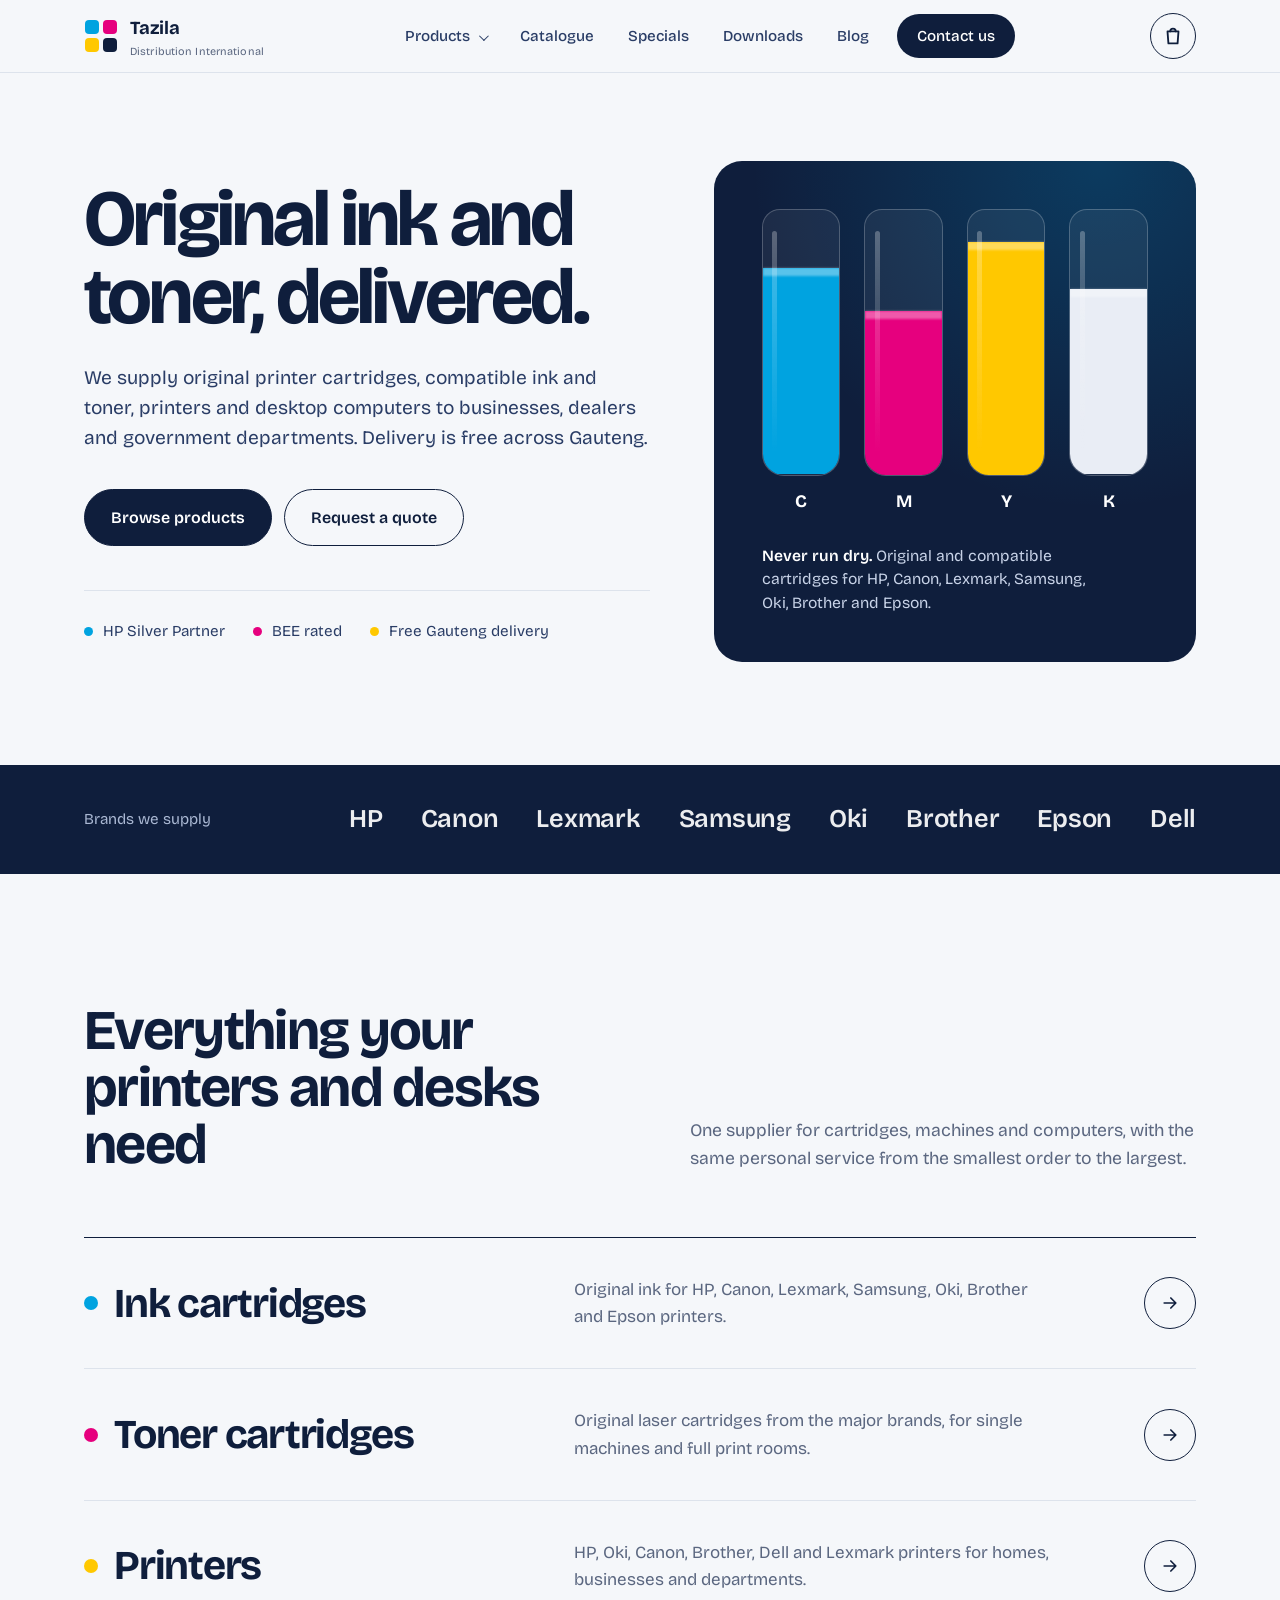
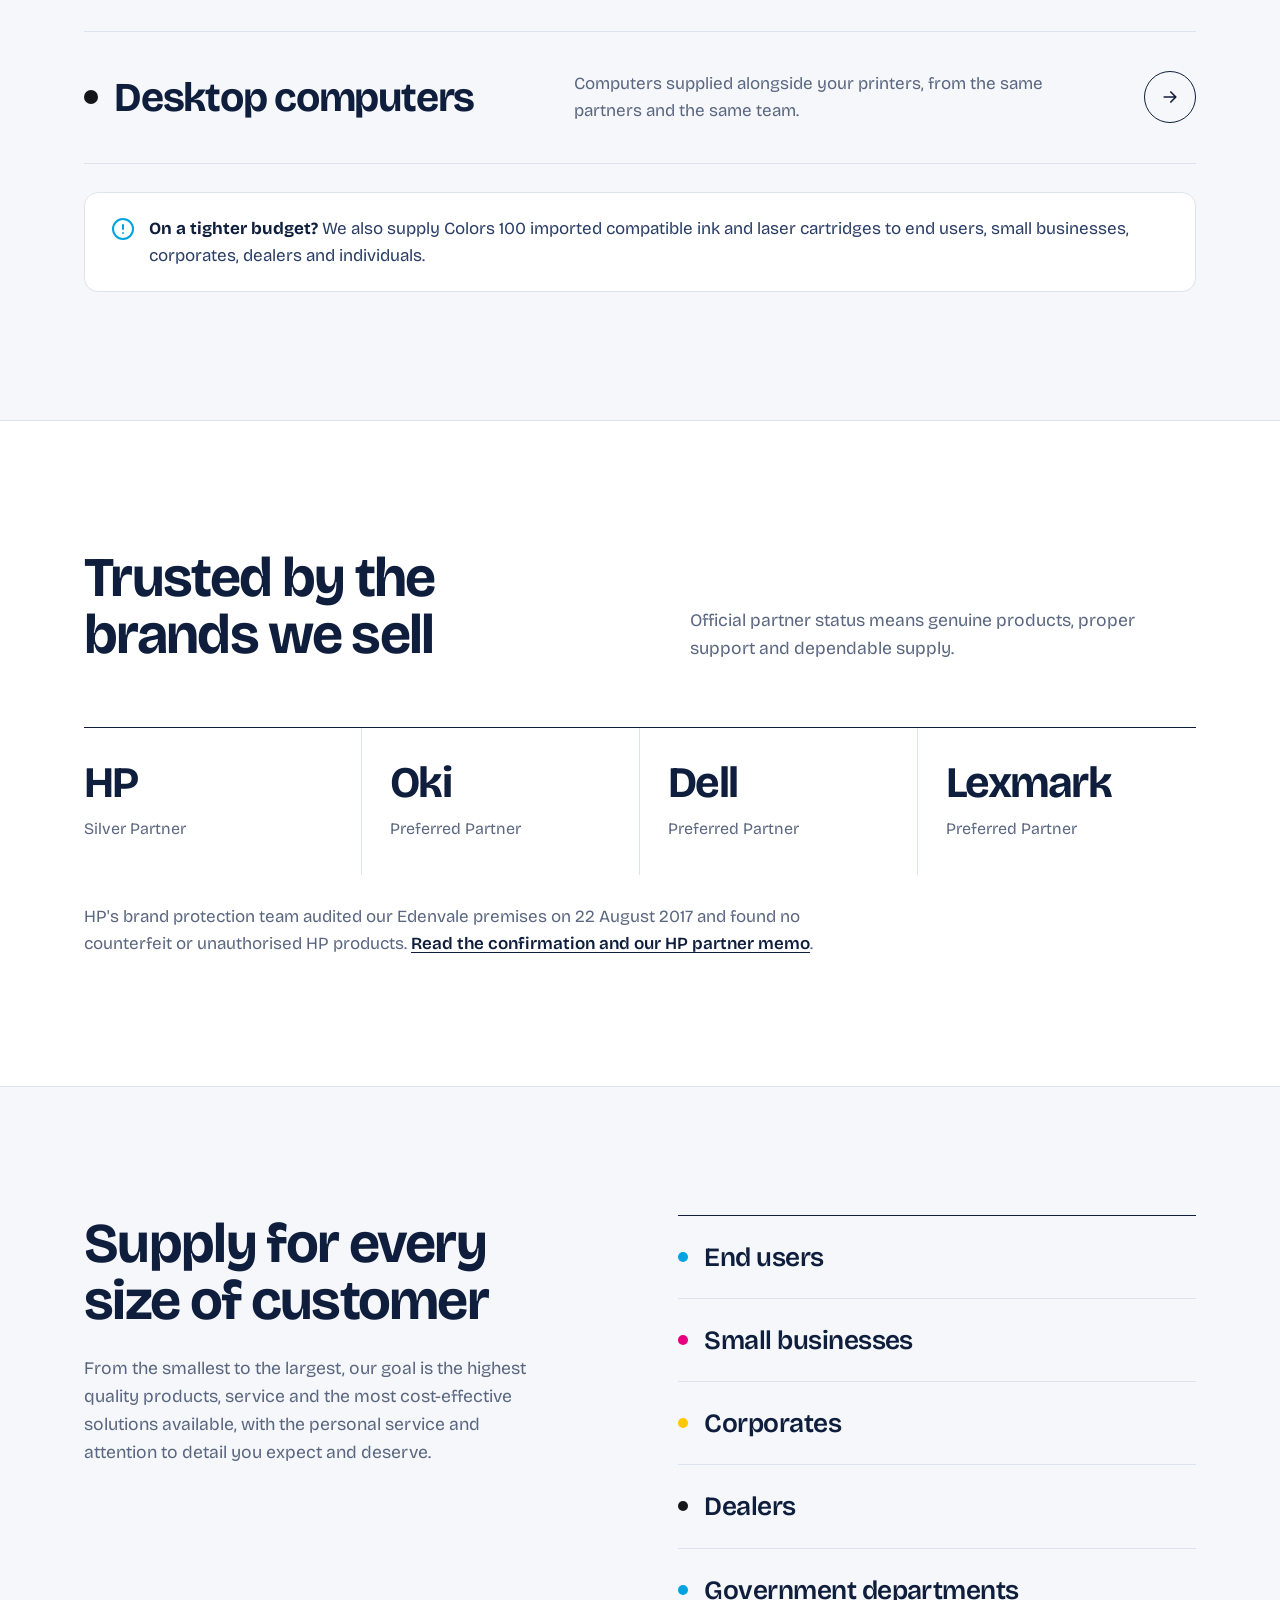
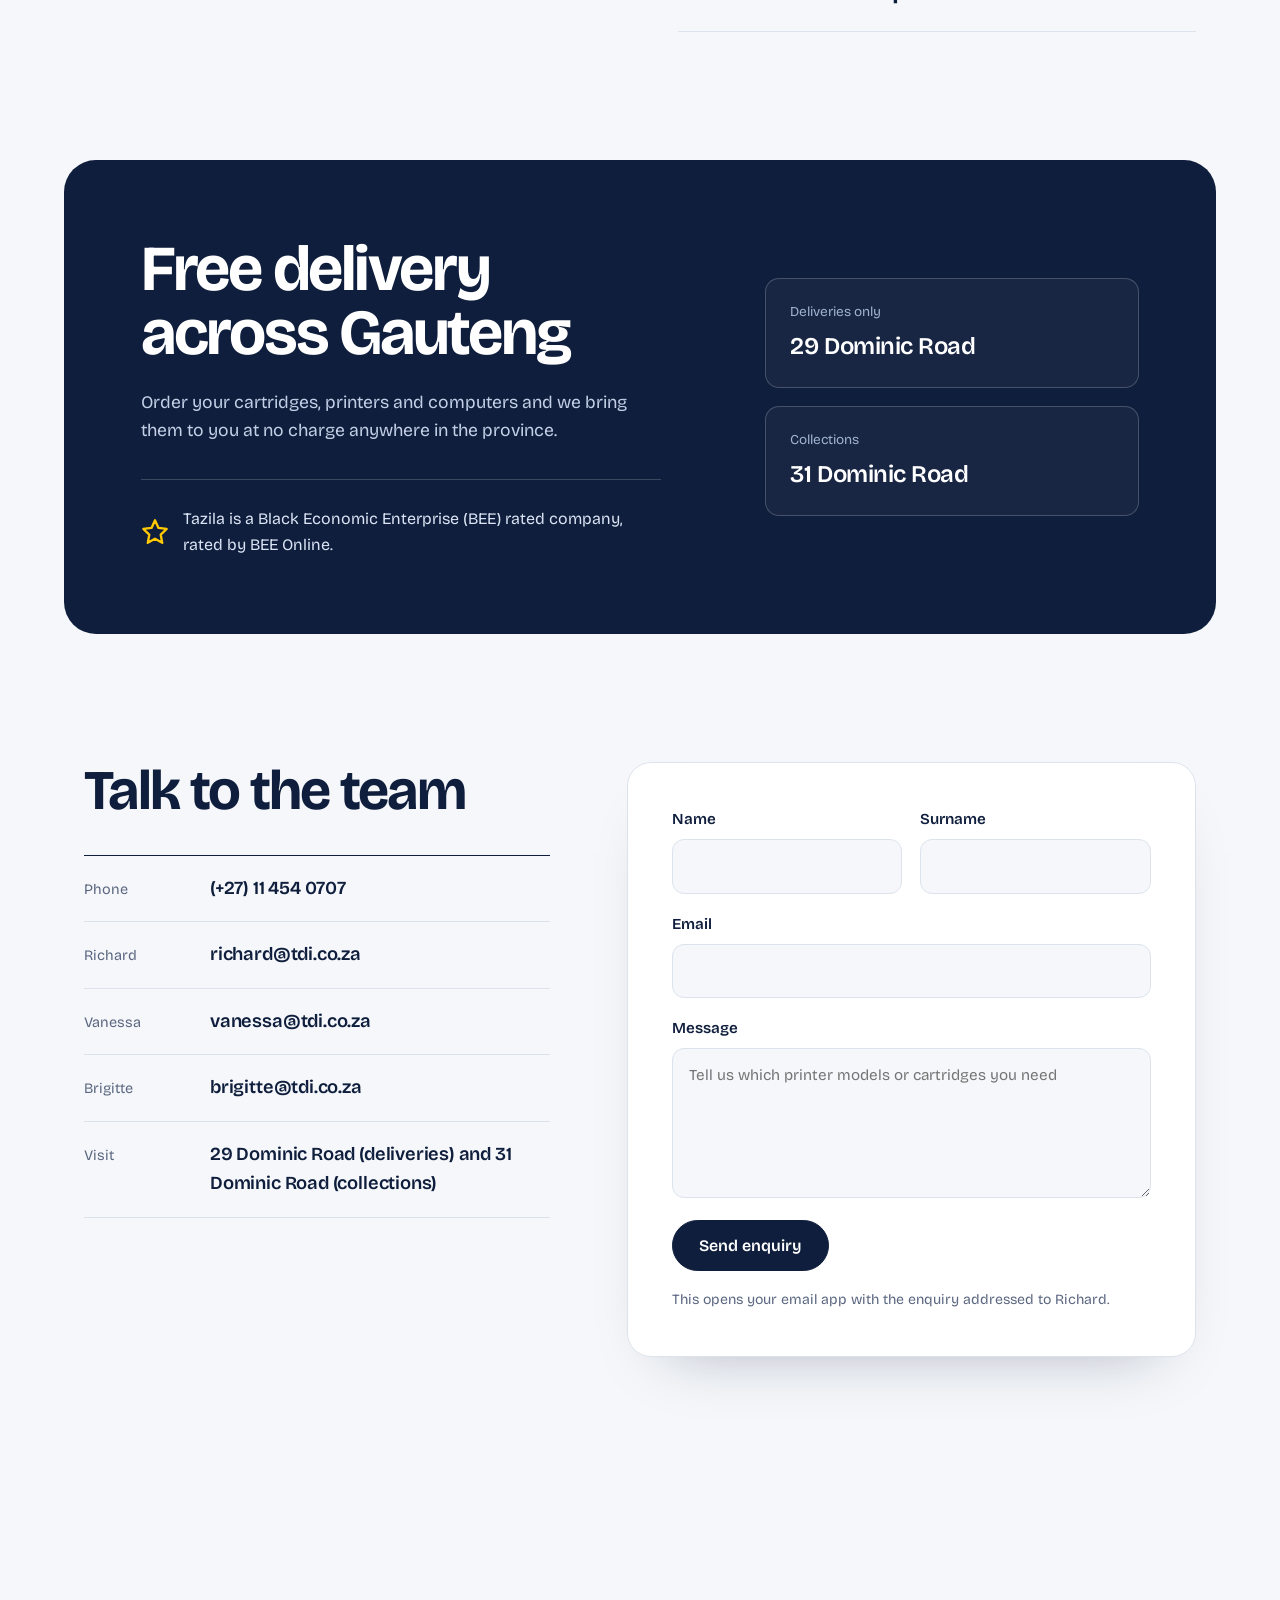
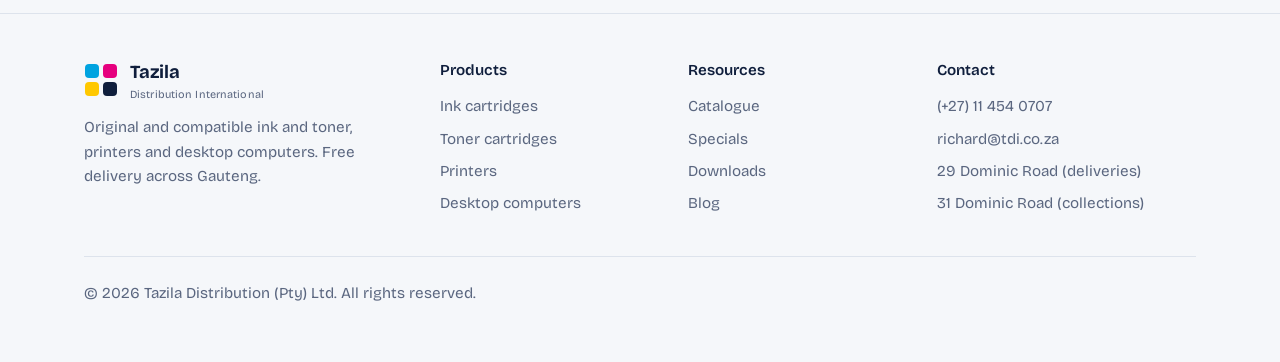
<file: index.html>
<!doctype html>
<html lang="en-ZA">
<head>
<meta charset="utf-8">
<meta name="viewport" content="width=device-width, initial-scale=1">
<title>Tazila Distribution International | Ink, toner, printers and computers</title>
<meta name="description" content="Original and compatible ink and toner, printers and desktop computers for businesses, dealers and government departments. Free delivery in Gauteng.">
<link rel="preconnect" href="https://fonts.googleapis.com">
<link rel="preconnect" href="https://fonts.gstatic.com" crossorigin>
<link href="https://fonts.googleapis.com/css2?family=Bricolage+Grotesque:opsz,wght@12..96,300..800&display=swap" rel="stylesheet">
<link rel="stylesheet" href="styles.css">
</head>
<body>
<a class="skip" href="#main">Skip to content</a>
<header class="nav">
  <div class="wrap">
    <a class="brand" href="index.html" aria-label="Tazila Distribution International, home">
      <svg class="brand-mark" viewBox="0 0 34 34" aria-hidden="true">
        <rect x="1" y="1" width="14" height="14" rx="4" fill="#00A3E0"/>
        <rect x="19" y="1" width="14" height="14" rx="4" fill="#E6007E"/>
        <rect x="1" y="19" width="14" height="14" rx="4" fill="#FFC800"/>
        <rect x="19" y="19" width="14" height="14" rx="4" fill="#0F1E3C"/>
      </svg>
      <span>Tazila<small>Distribution International</small></span>
    </a>
    <ul class="menu" id="menu">
      <li class="has-sub">
        <a href="index.html#products">Products</a>
        <ul class="sub">
          <li><a href="ink-cartridges.html"><span class="dot" style="background:var(--c)"></span>Ink cartridges</a></li>
          <li><a href="toner-cartridges.html"><span class="dot" style="background:var(--m)"></span>Toner cartridges</a></li>
          <li><a href="printers.html"><span class="dot" style="background:var(--y)"></span>Printers</a></li>
          <li><a href="desktop-computers.html"><span class="dot" style="background:var(--k)"></span>Desktop computers</a></li>
        </ul>
      </li>
      <li><a href="catalogue.html">Catalogue</a></li>
      <li><a href="specials.html">Specials</a></li>
      <li><a href="downloads.html">Downloads</a></li>
      <li><a href="blog.html">Blog</a></li>
      <li><a class="cta" href="index.html#contact">Contact us</a></li>
    </ul>
    <button class="cart-btn" type="button" data-cart hidden aria-label="Open cart, empty"><svg viewBox="0 0 24 24" fill="none" stroke="currentColor" stroke-width="2" stroke-linecap="round" stroke-linejoin="round" aria-hidden="true"><path d="M6 7h12l-1 13H7L6 7z"/><path d="M9 7a3 3 0 0 1 6 0"/></svg><span class="cart-count" data-n="0" aria-hidden="true">0</span></button>
    <button class="burger" aria-label="Open menu" aria-expanded="false" aria-controls="menu"><span></span><span></span><span></span></button>
  </div>
</header>
<main id="main">
<div id="top"></div>

<!-- HERO -->
<section class="hero">
  <div class="wrap hero-grid">
    <div>
      <h1>Original ink and toner, delivered.</h1>
      <p class="lead">We supply original printer cartridges, compatible ink and toner, printers and desktop computers to businesses, dealers and government departments. Delivery is free across Gauteng.</p>
      <div class="actions">
        <a class="btn btn-solid" href="#products">Browse products</a>
        <a class="btn btn-line" href="#contact">Request a quote</a>
      </div>
      <ul class="hero-facts">
        <li><span class="dot" style="background:var(--c)"></span>HP Silver Partner</li>
        <li><span class="dot" style="background:var(--m)"></span>BEE rated</li>
        <li><span class="dot" style="background:var(--y)"></span>Free Gauteng delivery</li>
      </ul>
    </div>

    <aside class="panel" aria-label="Illustration of four ink levels">
      <div class="tanks" aria-hidden="true">
        <div class="tank"><div class="tank-body"><div class="tank-fill" style="--lvl:78%;--d:.2s;background:var(--c)"></div></div><span class="tank-label">C</span></div>
        <div class="tank"><div class="tank-body"><div class="tank-fill" style="--lvl:62%;--d:.4s;background:var(--m)"></div></div><span class="tank-label">M</span></div>
        <div class="tank"><div class="tank-body"><div class="tank-fill" style="--lvl:88%;--d:.6s;background:var(--y)"></div></div><span class="tank-label">Y</span></div>
        <div class="tank"><div class="tank-body"><div class="tank-fill" style="--lvl:70%;--d:.8s;background:#e9edf5"></div></div><span class="tank-label">K</span></div>
      </div>
      <p class="panel-foot"><strong>Never run dry.</strong> Original and compatible cartridges for HP, Canon, Lexmark, Samsung, Oki, Brother and Epson.</p>
    </aside>
  </div>
</section>

<!-- BRANDS -->
<div class="brands">
  <div class="wrap">
    <p>Brands we supply</p>
    <ul class="brand-list">
      <li>HP</li><li>Canon</li><li>Lexmark</li><li>Samsung</li><li>Oki</li><li>Brother</li><li>Epson</li><li>Dell</li>
    </ul>
  </div>
</div>

<!-- PRODUCTS -->
<section class="sec" id="products">
  <div class="wrap">
    <div class="sec-head">
      <h2>Everything your printers and desks need</h2>
      <p>One supplier for cartridges, machines and computers, with the same personal service from the smallest order to the largest.</p>
    </div>

    <div class="rows">
      <a class="row" href="ink-cartridges.html">
        <h3><span class="dot" style="background:var(--c)"></span>Ink cartridges</h3>
        <p>Original ink for HP, Canon, Lexmark, Samsung, Oki, Brother and Epson printers.</p>
        <span class="go" aria-hidden="true"><svg viewBox="0 0 24 24" fill="none" stroke="currentColor" stroke-width="2" stroke-linecap="round" stroke-linejoin="round"><path d="M5 12h14M13 6l6 6-6 6"/></svg></span>
      </a>
      <a class="row" href="toner-cartridges.html">
        <h3><span class="dot" style="background:var(--m)"></span>Toner cartridges</h3>
        <p>Original laser cartridges from the major brands, for single machines and full print rooms.</p>
        <span class="go" aria-hidden="true"><svg viewBox="0 0 24 24" fill="none" stroke="currentColor" stroke-width="2" stroke-linecap="round" stroke-linejoin="round"><path d="M5 12h14M13 6l6 6-6 6"/></svg></span>
      </a>
      <a class="row" href="printers.html">
        <h3><span class="dot" style="background:var(--y)"></span>Printers</h3>
        <p>HP, Oki, Canon, Brother, Dell and Lexmark printers for homes, businesses and departments.</p>
        <span class="go" aria-hidden="true"><svg viewBox="0 0 24 24" fill="none" stroke="currentColor" stroke-width="2" stroke-linecap="round" stroke-linejoin="round"><path d="M5 12h14M13 6l6 6-6 6"/></svg></span>
      </a>
      <a class="row" href="desktop-computers.html">
        <h3><span class="dot" style="background:var(--k)"></span>Desktop computers</h3>
        <p>Computers supplied alongside your printers, from the same partners and the same team.</p>
        <span class="go" aria-hidden="true"><svg viewBox="0 0 24 24" fill="none" stroke="currentColor" stroke-width="2" stroke-linecap="round" stroke-linejoin="round"><path d="M5 12h14M13 6l6 6-6 6"/></svg></span>
      </a>
    </div>

    <div class="alt-note">
      <svg width="24" height="24" viewBox="0 0 24 24" fill="none" stroke="var(--c)" stroke-width="2" stroke-linecap="round" stroke-linejoin="round" aria-hidden="true" style="flex:none;margin-top:2px"><circle cx="12" cy="12" r="10"/><path d="M12 8v4M12 16h.01"/></svg>
      <p><b>On a tighter budget?</b> We also supply Colors 100 imported compatible ink and laser cartridges to end users, small businesses, corporates, dealers and individuals.</p>
    </div>
  </div>
</section>

<!-- PARTNERS -->
<section class="sec partners" id="partners">
  <div class="wrap">
    <div class="sec-head">
      <h2>Trusted by the brands we sell</h2>
      <p>Official partner status means genuine products, proper support and dependable supply.</p>
    </div>
    <div class="partner-grid">
      <div class="partner"><h3>HP</h3><span>Silver Partner</span></div>
      <div class="partner"><h3>Oki</h3><span>Preferred Partner</span></div>
      <div class="partner"><h3>Dell</h3><span>Preferred Partner</span></div>
      <div class="partner"><h3>Lexmark</h3><span>Preferred Partner</span></div>
    </div>
    <p class="partner-note">HP's brand protection team audited our Edenvale premises on 22 August 2017 and found no counterfeit or unauthorised HP products. <a href="downloads.html">Read the confirmation and our HP partner memo</a>.</p>
  </div>
</section>

<!-- WHO -->
<section class="sec">
  <div class="wrap who">
    <div>
      <h2>Supply for every size of customer</h2>
      <p class="who-copy">From the smallest to the largest, our goal is the highest quality products, service and the most cost-effective solutions available, with the personal service and attention to detail you expect and deserve.</p>
    </div>
    <ul class="who-list">
      <li>End users</li>
      <li>Small businesses</li>
      <li>Corporates</li>
      <li>Dealers</li>
      <li>Government departments</li>
    </ul>
  </div>
</section>

<!-- DELIVERY -->
<section class="delivery" id="delivery">
  <div class="delivery-in">
    <div>
      <h2>Free delivery across Gauteng</h2>
      <p>Order your cartridges, printers and computers and we bring them to you at no charge anywhere in the province.</p>
      <div class="bee">
        <svg viewBox="0 0 24 24" fill="none" stroke="var(--y)" stroke-width="2" stroke-linecap="round" stroke-linejoin="round" aria-hidden="true"><path d="M12 2l3 6.5 7 .9-5.1 4.9 1.3 7L12 17.8 5.8 21.3l1.3-7L2 9.4l7-.9z"/></svg>
        <span>Tazila is a Black Economic Enterprise (BEE) rated company, rated by BEE Online.</span>
      </div>
    </div>
    <div class="addr">
      <div><small>Deliveries only</small><strong>29 Dominic Road</strong></div>
      <div><small>Collections</small><strong>31 Dominic Road</strong></div>
    </div>
  </div>
</section>

<!-- CONTACT -->
<section class="sec contact" id="contact">
  <div class="wrap contact-grid">
    <div>
      <h2>Talk to the team</h2>
      <div class="c-list">
        <div class="c-item"><small>Phone</small><a href="tel:+27114540707">(+27) 11 454 0707</a></div>
        <div class="c-item"><small>Richard</small><a href="mailto:richard@tdi.co.za">richard@tdi.co.za</a></div>
        <div class="c-item"><small>Vanessa</small><a href="mailto:vanessa@tdi.co.za">vanessa@tdi.co.za</a></div>
        <div class="c-item"><small>Brigitte</small><a href="mailto:brigitte@tdi.co.za">brigitte@tdi.co.za</a></div>
        <div class="c-item"><small>Visit</small><span>29 Dominic Road (deliveries) and 31 Dominic Road (collections)</span></div>
      </div>
    </div>

    <form id="enquiry" data-mailto="richard@tdi.co.za" data-subject="Website enquiry" novalidate>
      <div class="f2">
        <label>Name<input name="Name" autocomplete="given-name" required></label>
        <label>Surname<input name="Surname" autocomplete="family-name" required></label>
      </div>
      <label>Email<input type="email" name="Email" autocomplete="email" required></label>
      <label>Message<textarea name="Message" placeholder="Tell us which printer models or cartridges you need" required></textarea></label>
      <button class="btn btn-solid" type="submit">Send enquiry</button>
      <p class="fine status" role="status">This opens your email app with the enquiry addressed to Richard.</p>
    </form>
  </div>
</section>
</main>
<footer>
  <div class="wrap">
    <div class="foot">
      <div>
        <a class="brand" href="index.html" aria-label="Tazila Distribution International, home">
          <svg class="brand-mark" viewBox="0 0 34 34" aria-hidden="true">
        <rect x="1" y="1" width="14" height="14" rx="4" fill="#00A3E0"/>
        <rect x="19" y="1" width="14" height="14" rx="4" fill="#E6007E"/>
        <rect x="1" y="19" width="14" height="14" rx="4" fill="#FFC800"/>
        <rect x="19" y="19" width="14" height="14" rx="4" fill="#0F1E3C"/>
      </svg>
          <span>Tazila<small>Distribution International</small></span>
        </a>
        <p>Original and compatible ink and toner, printers and desktop computers. Free delivery across Gauteng.</p>
      </div>
      <div>
        <h2>Products</h2>
        <ul>
          <li><a href="ink-cartridges.html">Ink cartridges</a></li>
          <li><a href="toner-cartridges.html">Toner cartridges</a></li>
          <li><a href="printers.html">Printers</a></li>
          <li><a href="desktop-computers.html">Desktop computers</a></li>
        </ul>
      </div>
      <div>
        <h2>Resources</h2>
        <ul>
          <li><a href="catalogue.html">Catalogue</a></li>
          <li><a href="specials.html">Specials</a></li>
          <li><a href="downloads.html">Downloads</a></li>
          <li><a href="blog.html">Blog</a></li>
        </ul>
      </div>
      <div>
        <h2>Contact</h2>
        <ul>
          <li><a href="tel:+27114540707">(+27) 11 454 0707</a></li>
          <li><a href="mailto:richard@tdi.co.za">richard@tdi.co.za</a></li>
          <li>29 Dominic Road (deliveries)</li>
          <li>31 Dominic Road (collections)</li>
        </ul>
      </div>
    </div>
    <p class="foot-bottom">&copy; <span id="yr">2026</span> Tazila Distribution (Pty) Ltd. All rights reserved.</p>
  </div>
</footer>
<script src="data.js"></script>
<script src="site.js"></script>
</body>
</html>
</file>
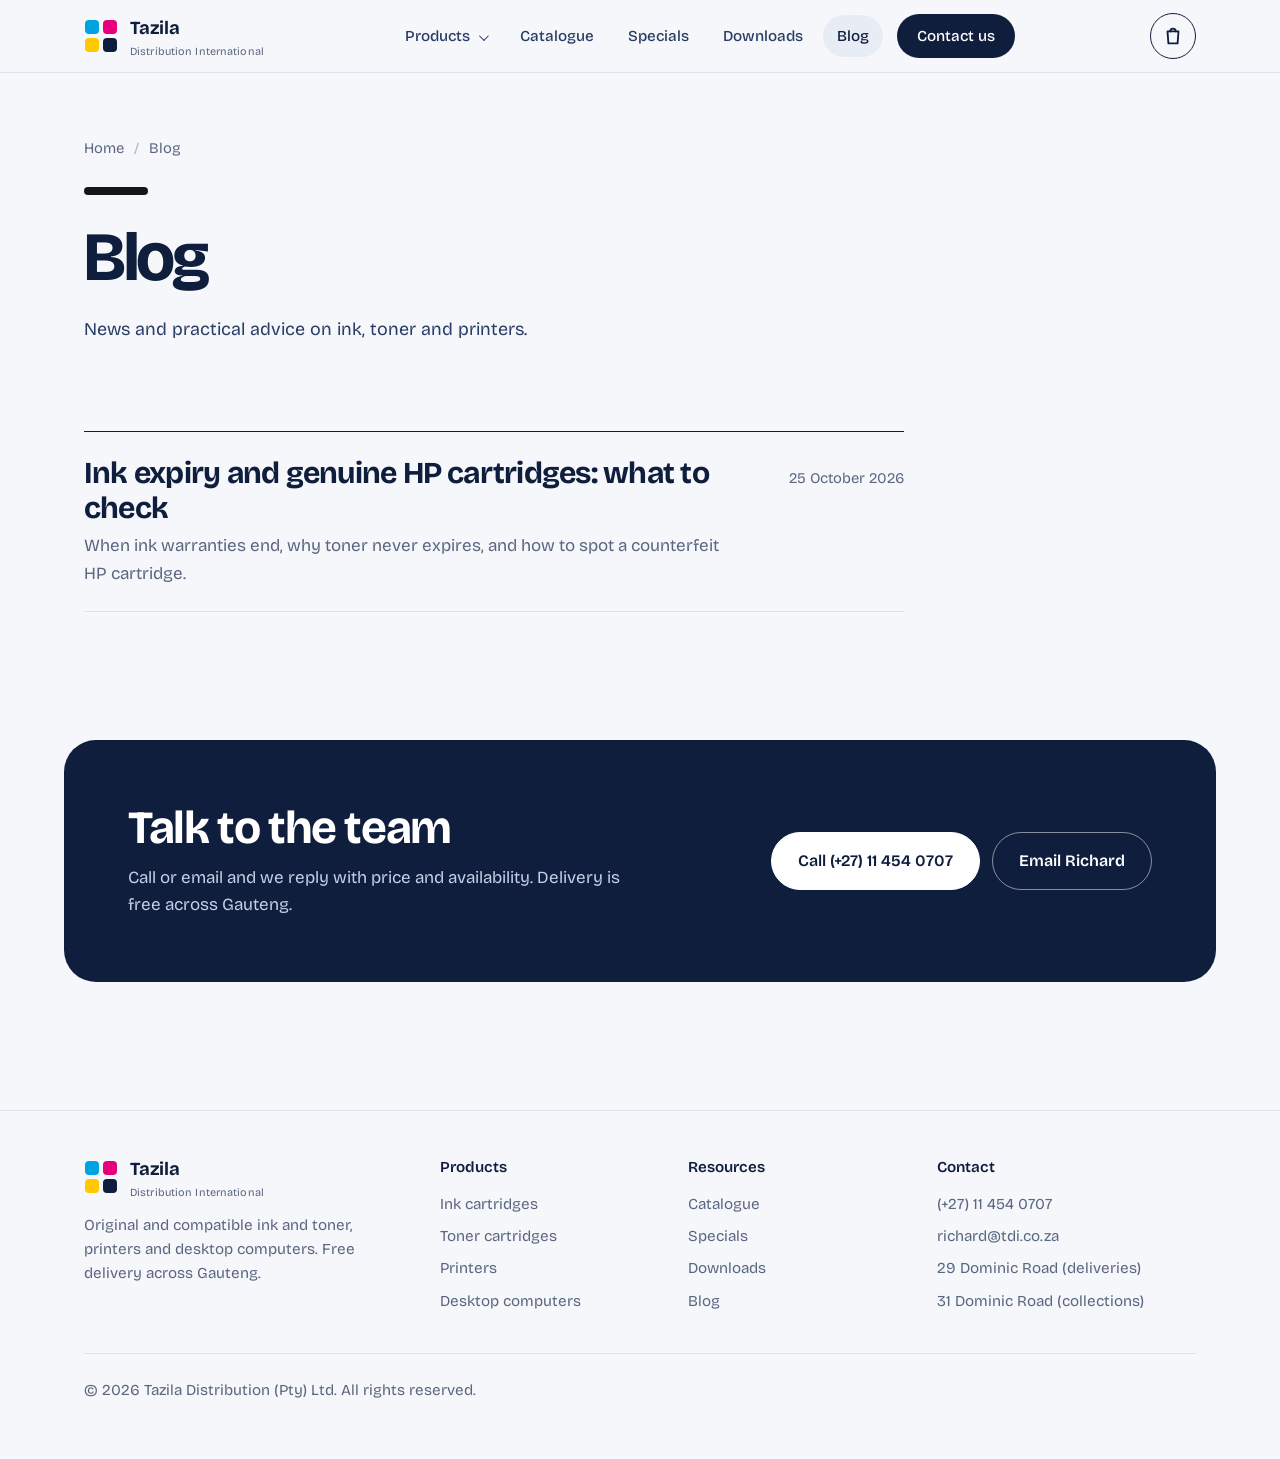
<file: blog.html>
<!doctype html>
<html lang="en-ZA">
<head>
<meta charset="utf-8">
<meta name="viewport" content="width=device-width, initial-scale=1">
<title>Blog | Tazila Distribution International</title>
<meta name="description" content="News and advice on ink, toner, printers and computers from Tazila Distribution International.">
<link rel="preconnect" href="https://fonts.googleapis.com">
<link rel="preconnect" href="https://fonts.gstatic.com" crossorigin>
<link href="https://fonts.googleapis.com/css2?family=Bricolage+Grotesque:opsz,wght@12..96,300..800&display=swap" rel="stylesheet">
<link rel="stylesheet" href="styles.css">
</head>
<body>
<a class="skip" href="#main">Skip to content</a>
<header class="nav">
  <div class="wrap">
    <a class="brand" href="index.html" aria-label="Tazila Distribution International, home">
      <svg class="brand-mark" viewBox="0 0 34 34" aria-hidden="true">
        <rect x="1" y="1" width="14" height="14" rx="4" fill="#00A3E0"/>
        <rect x="19" y="1" width="14" height="14" rx="4" fill="#E6007E"/>
        <rect x="1" y="19" width="14" height="14" rx="4" fill="#FFC800"/>
        <rect x="19" y="19" width="14" height="14" rx="4" fill="#0F1E3C"/>
      </svg>
      <span>Tazila<small>Distribution International</small></span>
    </a>
    <ul class="menu" id="menu">
      <li class="has-sub">
        <a href="index.html#products">Products</a>
        <ul class="sub">
          <li><a href="ink-cartridges.html"><span class="dot" style="background:var(--c)"></span>Ink cartridges</a></li>
          <li><a href="toner-cartridges.html"><span class="dot" style="background:var(--m)"></span>Toner cartridges</a></li>
          <li><a href="printers.html"><span class="dot" style="background:var(--y)"></span>Printers</a></li>
          <li><a href="desktop-computers.html"><span class="dot" style="background:var(--k)"></span>Desktop computers</a></li>
        </ul>
      </li>
      <li><a href="catalogue.html">Catalogue</a></li>
      <li><a href="specials.html">Specials</a></li>
      <li><a href="downloads.html">Downloads</a></li>
      <li><a href="blog.html" aria-current="page">Blog</a></li>
      <li><a class="cta" href="index.html#contact">Contact us</a></li>
    </ul>
    <button class="cart-btn" type="button" data-cart hidden aria-label="Open cart, empty"><svg viewBox="0 0 24 24" fill="none" stroke="currentColor" stroke-width="2" stroke-linecap="round" stroke-linejoin="round" aria-hidden="true"><path d="M6 7h12l-1 13H7L6 7z"/><path d="M9 7a3 3 0 0 1 6 0"/></svg><span class="cart-count" data-n="0" aria-hidden="true">0</span></button>
    <button class="burger" aria-label="Open menu" aria-expanded="false" aria-controls="menu"><span></span><span></span><span></span></button>
  </div>
</header>
<main id="main">
<section class="page-hero" style="--acc:var(--k)">
  <div class="wrap">
    <ul class="crumbs" aria-label="Breadcrumb">
        <li><a href="index.html">Home</a></li>
        <li aria-current="page">Blog</li>
      </ul>
    <div class="accent-bar"></div>
    <h1>Blog</h1>
    <p class="lead">News and practical advice on ink, toner and printers.</p>
  </div>
</section>
<section class="sec" style="padding-top:0">
  <div class="wrap">
    <div id="blog-list" style="max-width:820px;border-top:1.5px solid var(--ink)"></div>
    <div class="empty" id="blog-empty">
      <h2>New articles are on the way</h2>
      <p>In the meantime, send us your question about ink, toner or printers and the team will answer it personally.</p>
      <div class="actions">
        <a class="btn btn-solid" href="mailto:richard@tdi.co.za?subject=Question%20for%20the%20team">Ask a question</a>
        <a class="btn btn-line" href="catalogue.html">Browse the catalogue</a>
      </div>
    </div>
  </div>
</section>

<section class="cta-band" aria-label="Get in touch">
  <div>
    <h2>Talk to the team</h2>
    <p>Call or email and we reply with price and availability. Delivery is free across Gauteng.</p>
  </div>
  <div class="actions">
    <a class="btn btn-solid" href="tel:+27114540707">Call (+27) 11 454 0707</a>
    <a class="btn btn-line" href="mailto:richard@tdi.co.za">Email Richard</a>
  </div>
</section>

</main>
<footer>
  <div class="wrap">
    <div class="foot">
      <div>
        <a class="brand" href="index.html" aria-label="Tazila Distribution International, home">
          <svg class="brand-mark" viewBox="0 0 34 34" aria-hidden="true">
        <rect x="1" y="1" width="14" height="14" rx="4" fill="#00A3E0"/>
        <rect x="19" y="1" width="14" height="14" rx="4" fill="#E6007E"/>
        <rect x="1" y="19" width="14" height="14" rx="4" fill="#FFC800"/>
        <rect x="19" y="19" width="14" height="14" rx="4" fill="#0F1E3C"/>
      </svg>
          <span>Tazila<small>Distribution International</small></span>
        </a>
        <p>Original and compatible ink and toner, printers and desktop computers. Free delivery across Gauteng.</p>
      </div>
      <div>
        <h2>Products</h2>
        <ul>
          <li><a href="ink-cartridges.html">Ink cartridges</a></li>
          <li><a href="toner-cartridges.html">Toner cartridges</a></li>
          <li><a href="printers.html">Printers</a></li>
          <li><a href="desktop-computers.html">Desktop computers</a></li>
        </ul>
      </div>
      <div>
        <h2>Resources</h2>
        <ul>
          <li><a href="catalogue.html">Catalogue</a></li>
          <li><a href="specials.html">Specials</a></li>
          <li><a href="downloads.html">Downloads</a></li>
          <li><a href="blog.html">Blog</a></li>
        </ul>
      </div>
      <div>
        <h2>Contact</h2>
        <ul>
          <li><a href="tel:+27114540707">(+27) 11 454 0707</a></li>
          <li><a href="mailto:richard@tdi.co.za">richard@tdi.co.za</a></li>
          <li>29 Dominic Road (deliveries)</li>
          <li>31 Dominic Road (collections)</li>
        </ul>
      </div>
    </div>
    <p class="foot-bottom">&copy; <span id="yr">2026</span> Tazila Distribution (Pty) Ltd. All rights reserved.</p>
  </div>
</footer>
<script src="data.js"></script>
<script src="site.js"></script>
</body>
</html>
</file>
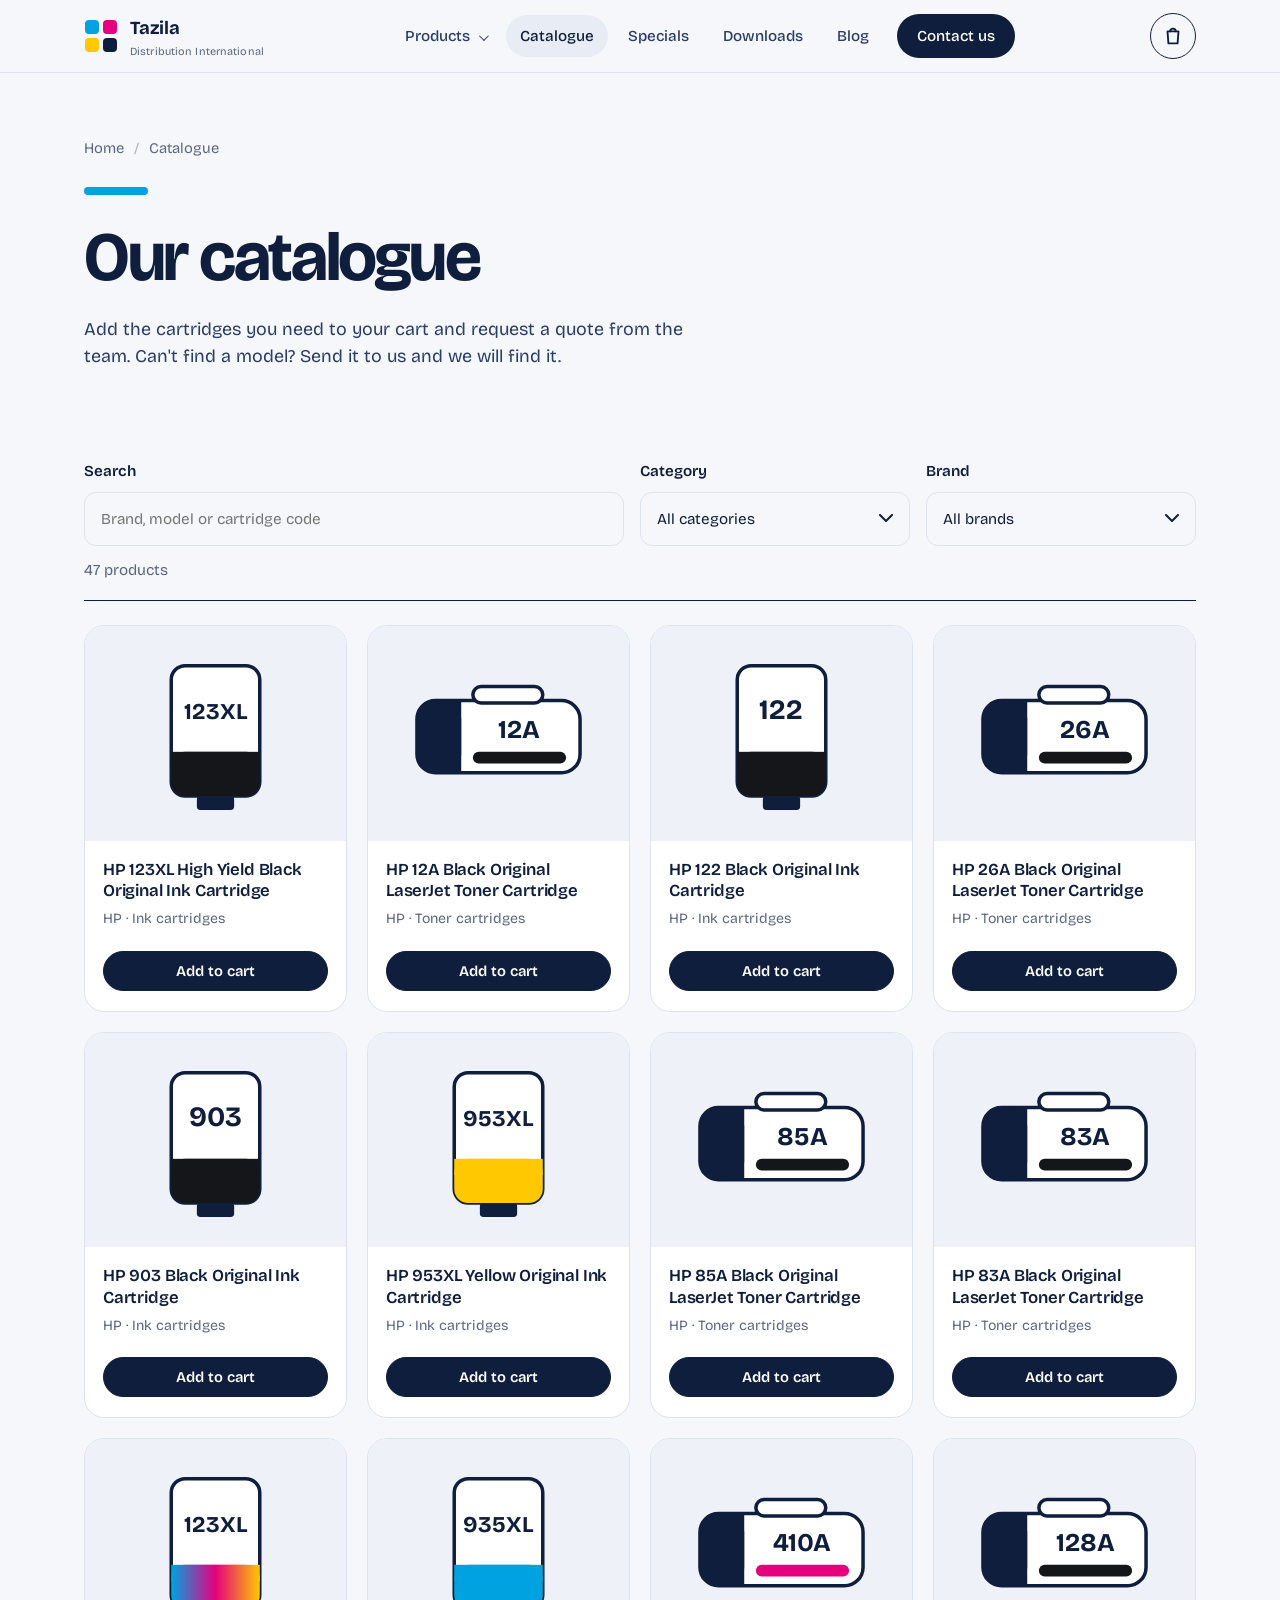
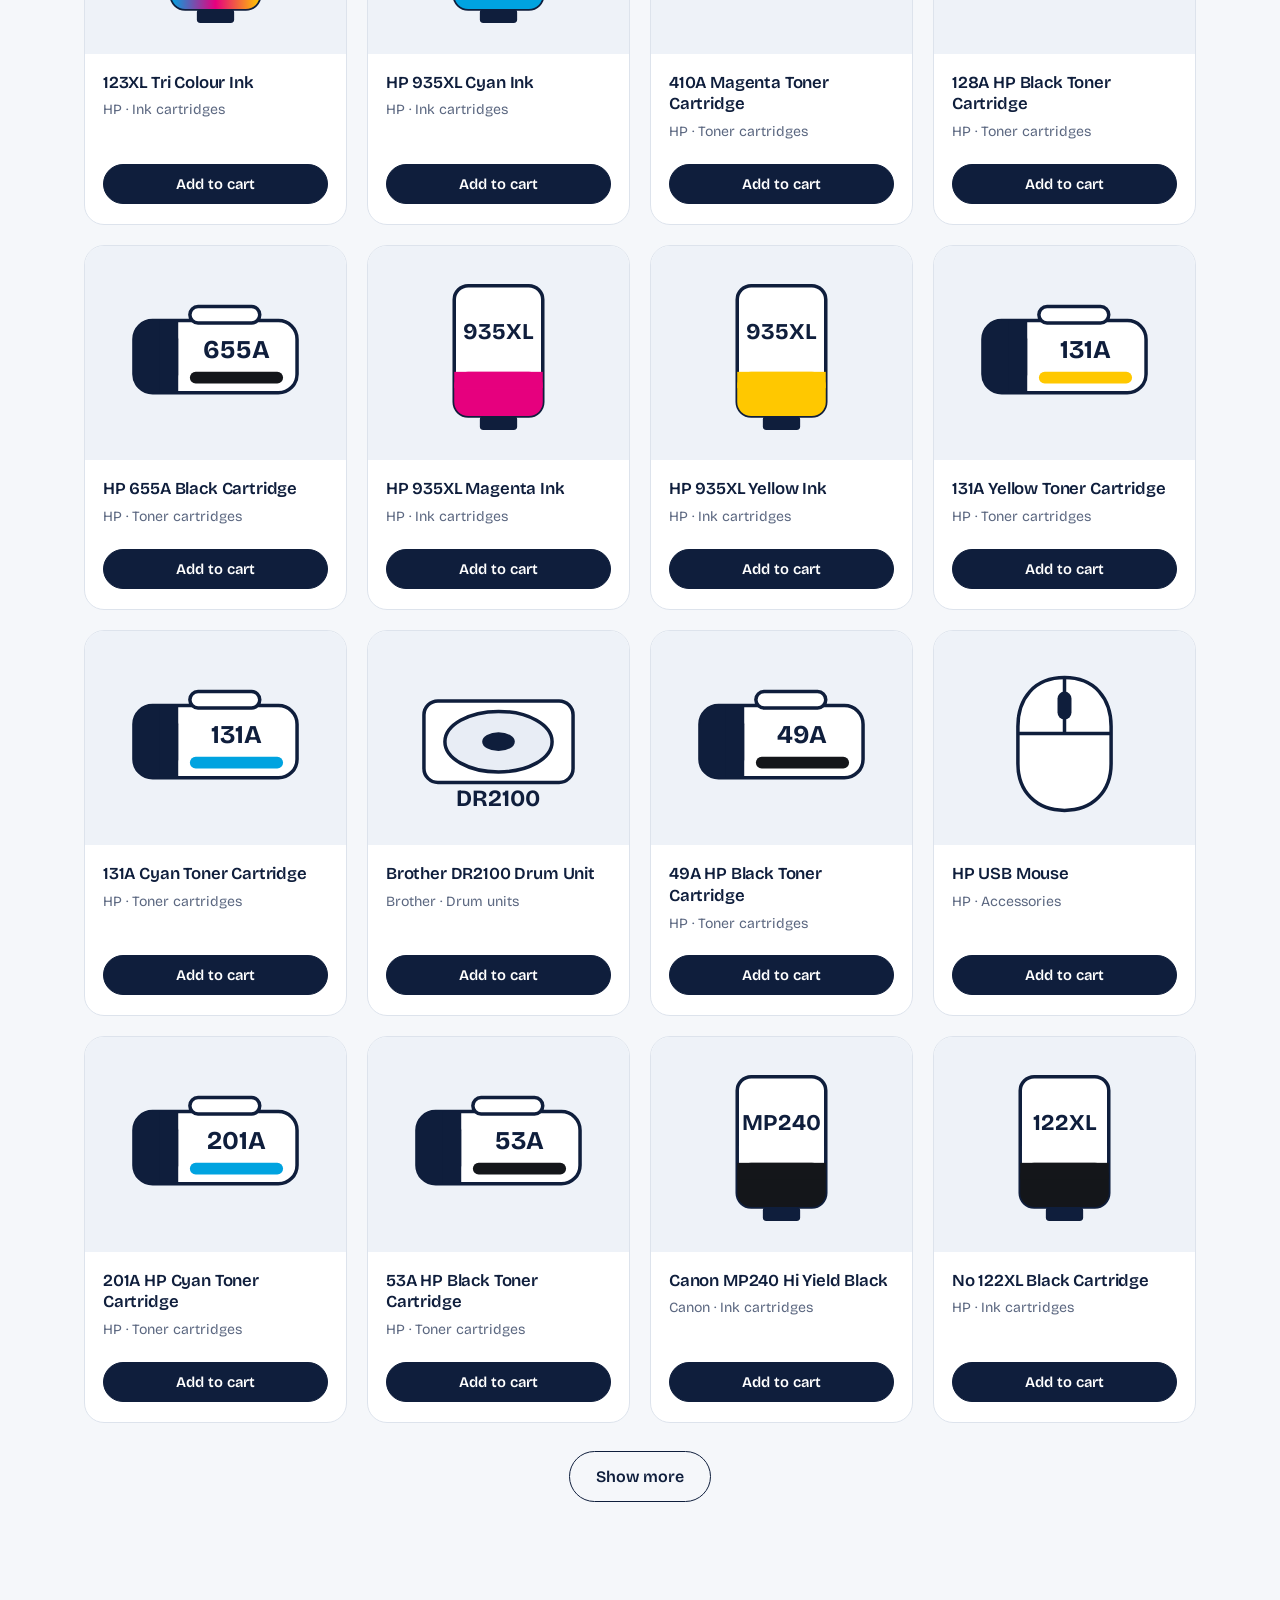
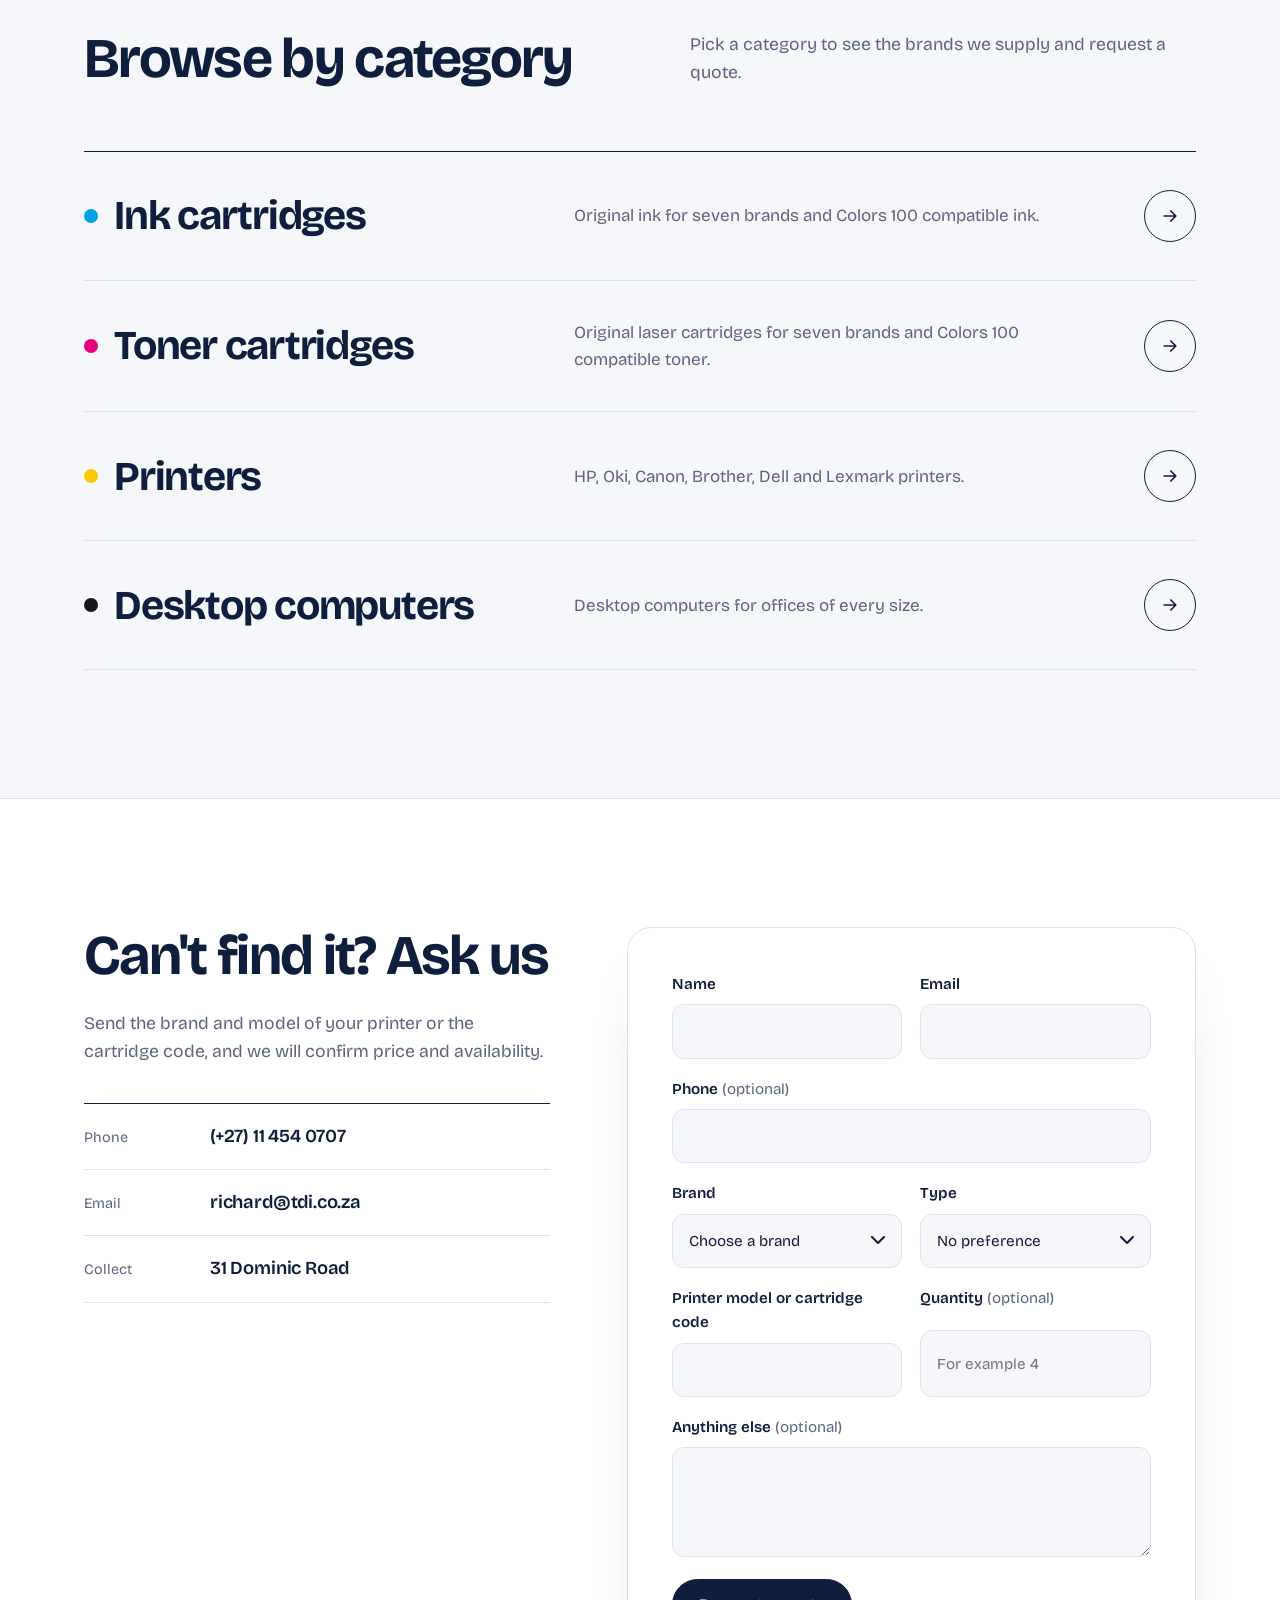
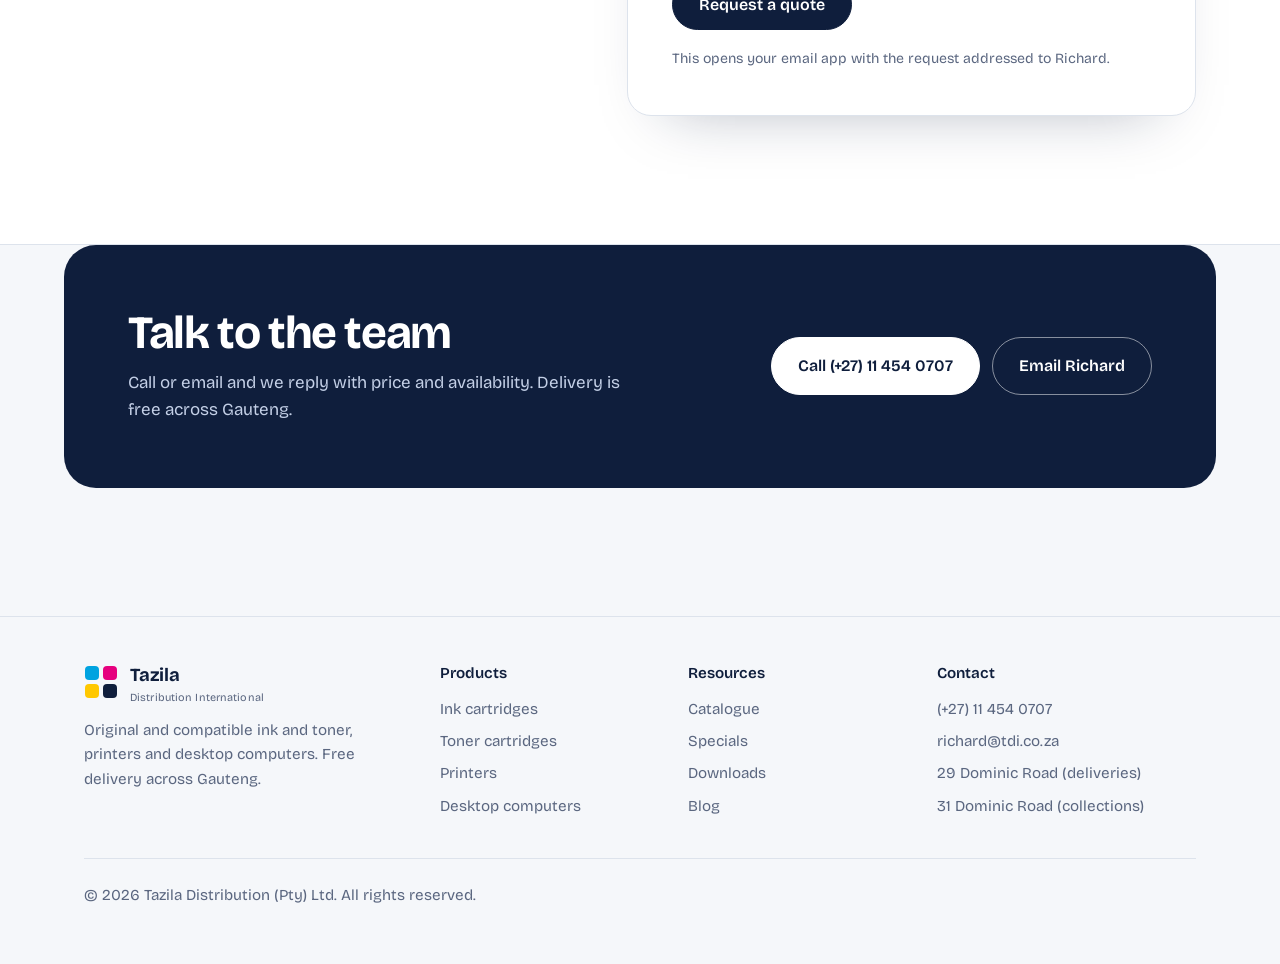
<file: catalogue.html>
<!doctype html>
<html lang="en-ZA">
<head>
<meta charset="utf-8">
<meta name="viewport" content="width=device-width, initial-scale=1">
<title>Catalogue | Tazila Distribution International</title>
<meta name="description" content="Browse the Tazila catalogue of ink, toner, printers and desktop computers.">
<link rel="preconnect" href="https://fonts.googleapis.com">
<link rel="preconnect" href="https://fonts.gstatic.com" crossorigin>
<link href="https://fonts.googleapis.com/css2?family=Bricolage+Grotesque:opsz,wght@12..96,300..800&display=swap" rel="stylesheet">
<link rel="stylesheet" href="styles.css">
</head>
<body>
<a class="skip" href="#main">Skip to content</a>
<header class="nav">
  <div class="wrap">
    <a class="brand" href="index.html" aria-label="Tazila Distribution International, home">
      <svg class="brand-mark" viewBox="0 0 34 34" aria-hidden="true">
        <rect x="1" y="1" width="14" height="14" rx="4" fill="#00A3E0"/>
        <rect x="19" y="1" width="14" height="14" rx="4" fill="#E6007E"/>
        <rect x="1" y="19" width="14" height="14" rx="4" fill="#FFC800"/>
        <rect x="19" y="19" width="14" height="14" rx="4" fill="#0F1E3C"/>
      </svg>
      <span>Tazila<small>Distribution International</small></span>
    </a>
    <ul class="menu" id="menu">
      <li class="has-sub">
        <a href="index.html#products">Products</a>
        <ul class="sub">
          <li><a href="ink-cartridges.html"><span class="dot" style="background:var(--c)"></span>Ink cartridges</a></li>
          <li><a href="toner-cartridges.html"><span class="dot" style="background:var(--m)"></span>Toner cartridges</a></li>
          <li><a href="printers.html"><span class="dot" style="background:var(--y)"></span>Printers</a></li>
          <li><a href="desktop-computers.html"><span class="dot" style="background:var(--k)"></span>Desktop computers</a></li>
        </ul>
      </li>
      <li><a href="catalogue.html" aria-current="page">Catalogue</a></li>
      <li><a href="specials.html">Specials</a></li>
      <li><a href="downloads.html">Downloads</a></li>
      <li><a href="blog.html">Blog</a></li>
      <li><a class="cta" href="index.html#contact">Contact us</a></li>
    </ul>
    <button class="cart-btn" type="button" data-cart hidden aria-label="Open cart, empty"><svg viewBox="0 0 24 24" fill="none" stroke="currentColor" stroke-width="2" stroke-linecap="round" stroke-linejoin="round" aria-hidden="true"><path d="M6 7h12l-1 13H7L6 7z"/><path d="M9 7a3 3 0 0 1 6 0"/></svg><span class="cart-count" data-n="0" aria-hidden="true">0</span></button>
    <button class="burger" aria-label="Open menu" aria-expanded="false" aria-controls="menu"><span></span><span></span><span></span></button>
  </div>
</header>
<main id="main">
<section class="page-hero" style="--acc:var(--c)">
  <div class="wrap">
    <ul class="crumbs" aria-label="Breadcrumb">
        <li><a href="index.html">Home</a></li>
        <li aria-current="page">Catalogue</li>
      </ul>
    <div class="accent-bar"></div>
    <h1>Our catalogue</h1>
    <p class="lead">Add the cartridges you need to your cart and request a quote from the team. Can't find a model? Send it to us and we will find it.</p>
  </div>
</section>
<section class="sec" style="padding-top:0" id="listing" hidden>
  <div class="wrap">
    <div class="filters">
      <label class="search">Search<input type="search" id="q" placeholder="Brand, model or cartridge code" autocomplete="off"></label>
      <label>Category<select id="f-cat"><option value="">All categories</option></select></label>
      <label>Brand<select id="f-brand"><option value="">All brands</option></select></label>
    </div>
    <p class="count" id="count" role="status" aria-live="polite"></p>
    <div class="pgrid" id="product-list"></div>
    <div class="more-wrap"><button class="btn btn-line" id="more" type="button" hidden>Show more</button></div>
  </div>
</section>
<section class="sec" style="padding-top:0">
  <div class="wrap">
    <div class="sec-head">
      <h2>Browse by category</h2>
      <p>Pick a category to see the brands we supply and request a quote.</p>
    </div>
    <div class="rows">
      <a class="row" href="ink-cartridges.html">
        <h3><span class="dot" style="background:var(--c)"></span>Ink cartridges</h3>
        <p>Original ink for seven brands and Colors 100 compatible ink.</p>
        <span class="go" aria-hidden="true"><svg viewBox="0 0 24 24" fill="none" stroke="currentColor" stroke-width="2" stroke-linecap="round" stroke-linejoin="round"><path d="M5 12h14M13 6l6 6-6 6"/></svg></span>
      </a>
      <a class="row" href="toner-cartridges.html">
        <h3><span class="dot" style="background:var(--m)"></span>Toner cartridges</h3>
        <p>Original laser cartridges for seven brands and Colors 100 compatible toner.</p>
        <span class="go" aria-hidden="true"><svg viewBox="0 0 24 24" fill="none" stroke="currentColor" stroke-width="2" stroke-linecap="round" stroke-linejoin="round"><path d="M5 12h14M13 6l6 6-6 6"/></svg></span>
      </a>
      <a class="row" href="printers.html">
        <h3><span class="dot" style="background:var(--y)"></span>Printers</h3>
        <p>HP, Oki, Canon, Brother, Dell and Lexmark printers.</p>
        <span class="go" aria-hidden="true"><svg viewBox="0 0 24 24" fill="none" stroke="currentColor" stroke-width="2" stroke-linecap="round" stroke-linejoin="round"><path d="M5 12h14M13 6l6 6-6 6"/></svg></span>
      </a>
      <a class="row" href="desktop-computers.html">
        <h3><span class="dot" style="background:var(--k)"></span>Desktop computers</h3>
        <p>Desktop computers for offices of every size.</p>
        <span class="go" aria-hidden="true"><svg viewBox="0 0 24 24" fill="none" stroke="currentColor" stroke-width="2" stroke-linecap="round" stroke-linejoin="round"><path d="M5 12h14M13 6l6 6-6 6"/></svg></span>
      </a>
    </div>
  </div>
</section>
<section class="sec tint" id="enquire">
  <div class="wrap contact-grid">
    <div>
      <h2>Can't find it? Ask us</h2>
      <p class="who-copy">Send the brand and model of your printer or the cartridge code, and we will confirm price and availability.</p>
      <div class="c-list">
        <div class="c-item"><small>Phone</small><a href="tel:+27114540707">(+27) 11 454 0707</a></div>
        <div class="c-item"><small>Email</small><a href="mailto:richard@tdi.co.za">richard@tdi.co.za</a></div>
        <div class="c-item"><small>Collect</small><span>31 Dominic Road</span></div>
      </div>
    </div>
    <form data-mailto="richard@tdi.co.za" data-subject="Catalogue enquiry" novalidate>
      <div class="f2">
        <label>Name<input name="Name" autocomplete="name" required></label>
        <label>Email<input type="email" name="Email" autocomplete="email" required></label>
      </div>
      <label><span>Phone <span class="opt">(optional)</span></span><input type="tel" name="Phone" autocomplete="tel"></label>
      <div class="f2"><label>Brand<select name="Brand"><option value="">Choose a brand</option><option>HP</option><option>Canon</option><option>Lexmark</option><option>Samsung</option><option>Oki</option><option>Brother</option><option>Epson</option><option>Other</option></select></label><label>Type<select name="Type"><option value="">No preference</option><option>Original</option><option>Compatible (Colors 100)</option></select></label></div>
      <div class="f2"><label>Printer model or cartridge code<input name="Printer model or cartridge code"></label><label><span>Quantity <span class="opt">(optional)</span></span><input name="Quantity" inputmode="numeric" placeholder="For example 4"></label></div>
      <label><span>Anything else <span class="opt">(optional)</span></span><textarea name="Notes" style="min-height:110px"></textarea></label>
      <button class="btn btn-solid" type="submit">Request a quote</button>
      <p class="fine status" role="status">This opens your email app with the request addressed to Richard.</p>
    </form>
  </div>
</section>

<section class="cta-band" aria-label="Get in touch">
  <div>
    <h2>Talk to the team</h2>
    <p>Call or email and we reply with price and availability. Delivery is free across Gauteng.</p>
  </div>
  <div class="actions">
    <a class="btn btn-solid" href="tel:+27114540707">Call (+27) 11 454 0707</a>
    <a class="btn btn-line" href="mailto:richard@tdi.co.za">Email Richard</a>
  </div>
</section>

</main>
<footer>
  <div class="wrap">
    <div class="foot">
      <div>
        <a class="brand" href="index.html" aria-label="Tazila Distribution International, home">
          <svg class="brand-mark" viewBox="0 0 34 34" aria-hidden="true">
        <rect x="1" y="1" width="14" height="14" rx="4" fill="#00A3E0"/>
        <rect x="19" y="1" width="14" height="14" rx="4" fill="#E6007E"/>
        <rect x="1" y="19" width="14" height="14" rx="4" fill="#FFC800"/>
        <rect x="19" y="19" width="14" height="14" rx="4" fill="#0F1E3C"/>
      </svg>
          <span>Tazila<small>Distribution International</small></span>
        </a>
        <p>Original and compatible ink and toner, printers and desktop computers. Free delivery across Gauteng.</p>
      </div>
      <div>
        <h2>Products</h2>
        <ul>
          <li><a href="ink-cartridges.html">Ink cartridges</a></li>
          <li><a href="toner-cartridges.html">Toner cartridges</a></li>
          <li><a href="printers.html">Printers</a></li>
          <li><a href="desktop-computers.html">Desktop computers</a></li>
        </ul>
      </div>
      <div>
        <h2>Resources</h2>
        <ul>
          <li><a href="catalogue.html">Catalogue</a></li>
          <li><a href="specials.html">Specials</a></li>
          <li><a href="downloads.html">Downloads</a></li>
          <li><a href="blog.html">Blog</a></li>
        </ul>
      </div>
      <div>
        <h2>Contact</h2>
        <ul>
          <li><a href="tel:+27114540707">(+27) 11 454 0707</a></li>
          <li><a href="mailto:richard@tdi.co.za">richard@tdi.co.za</a></li>
          <li>29 Dominic Road (deliveries)</li>
          <li>31 Dominic Road (collections)</li>
        </ul>
      </div>
    </div>
    <p class="foot-bottom">&copy; <span id="yr">2026</span> Tazila Distribution (Pty) Ltd. All rights reserved.</p>
  </div>
</footer>
<script src="data.js"></script>
<script src="site.js"></script>
</body>
</html>
</file>
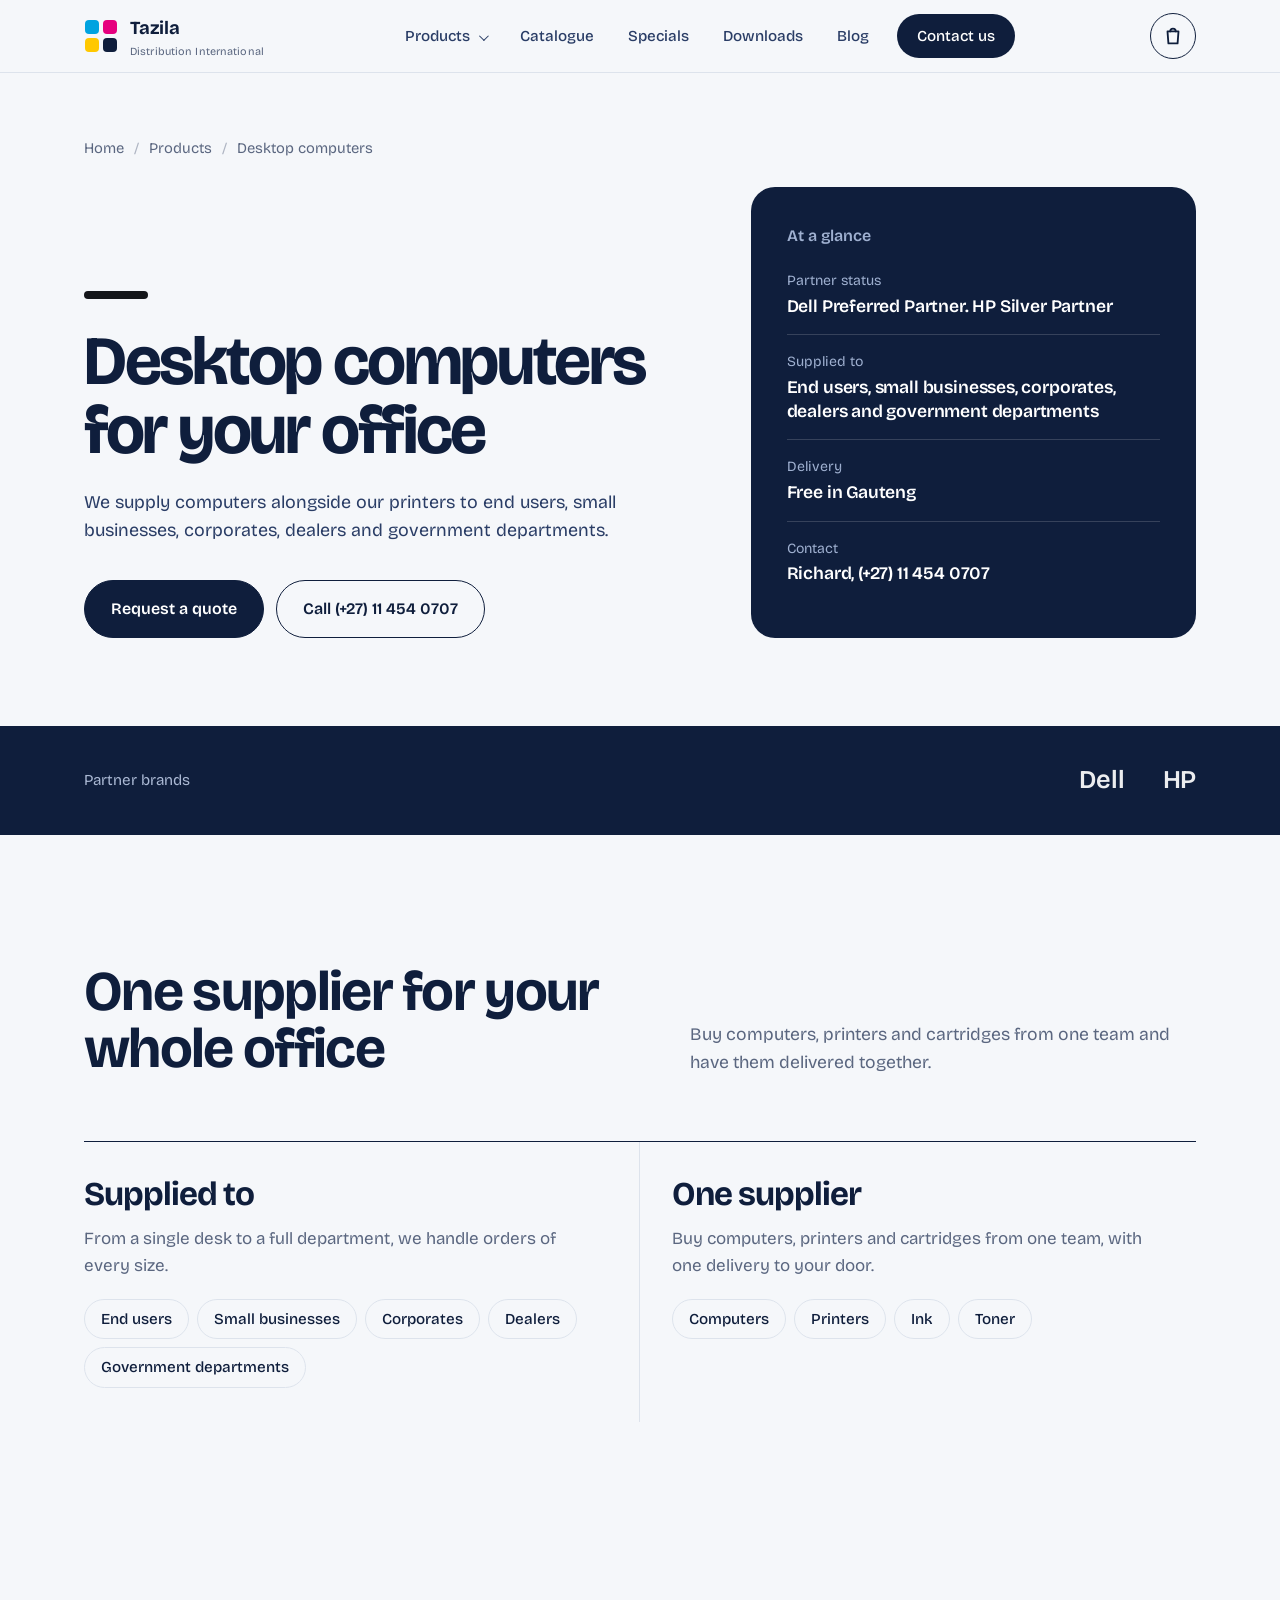
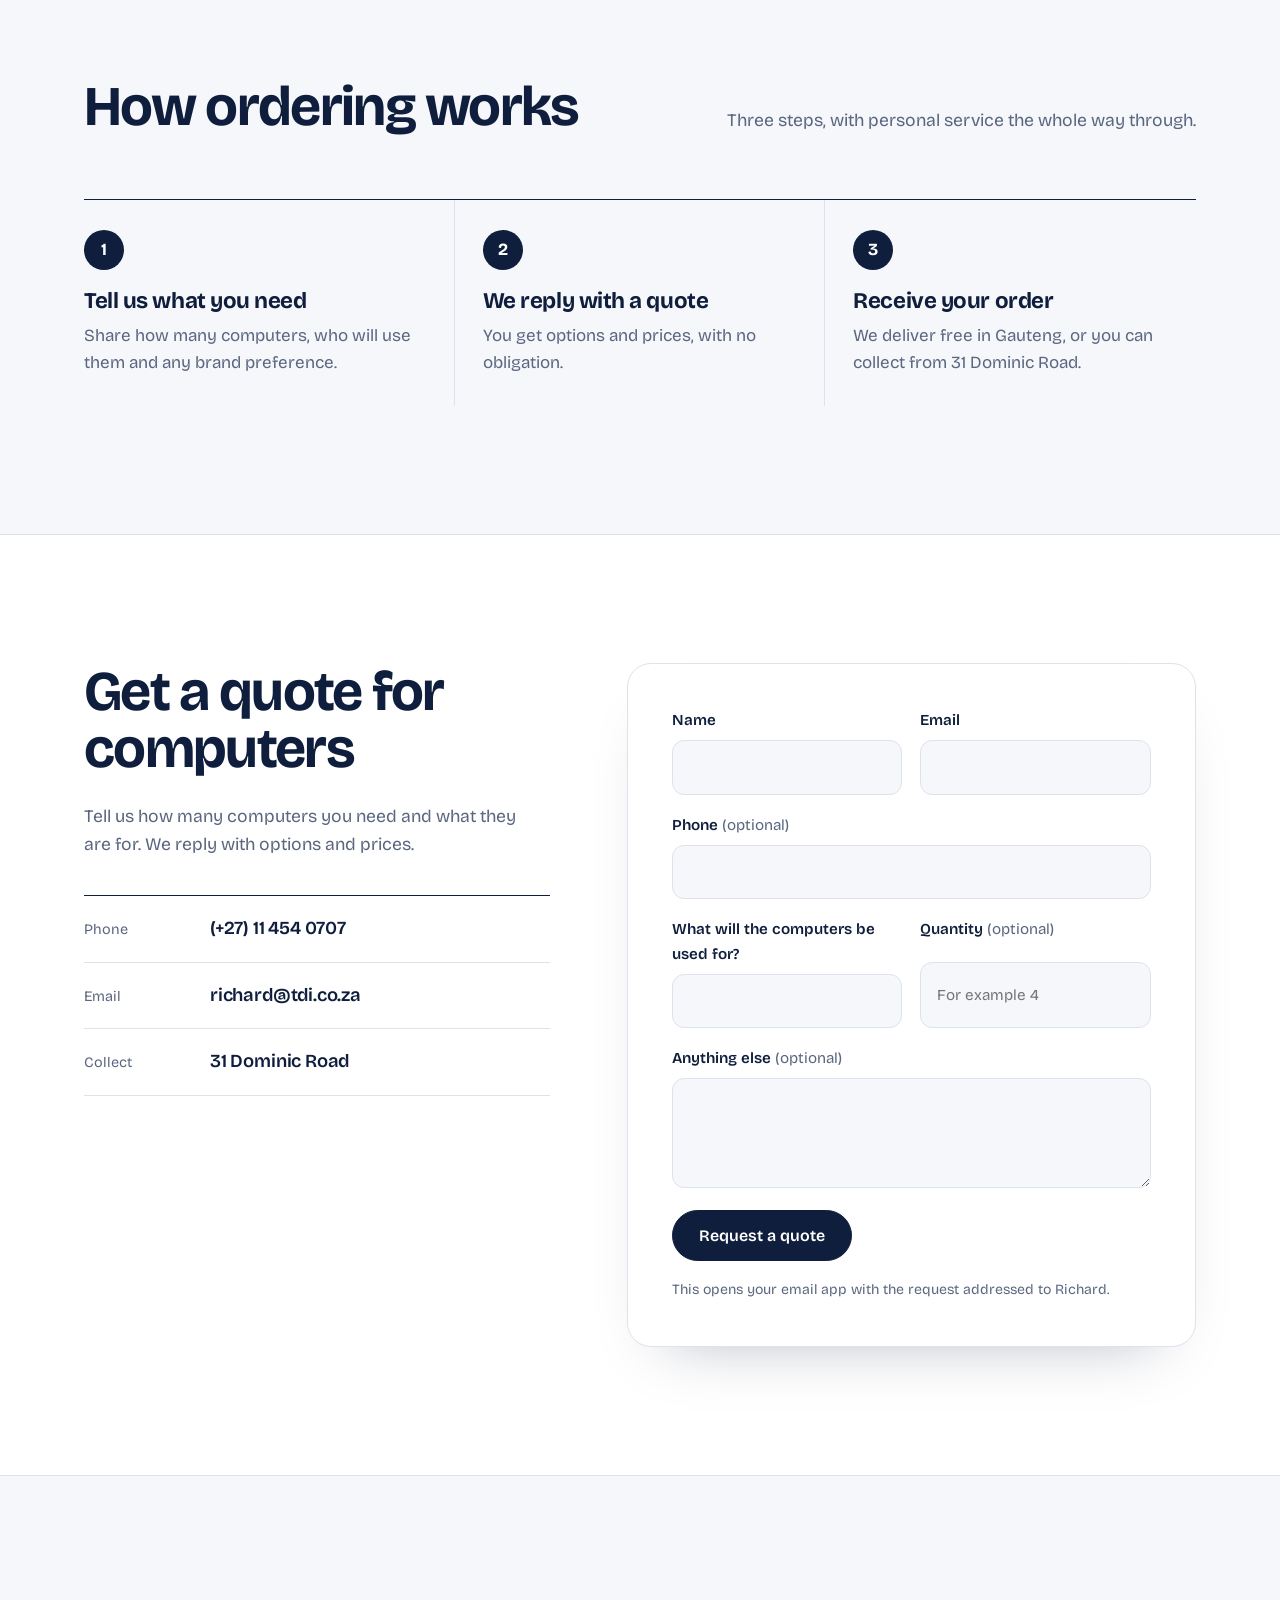
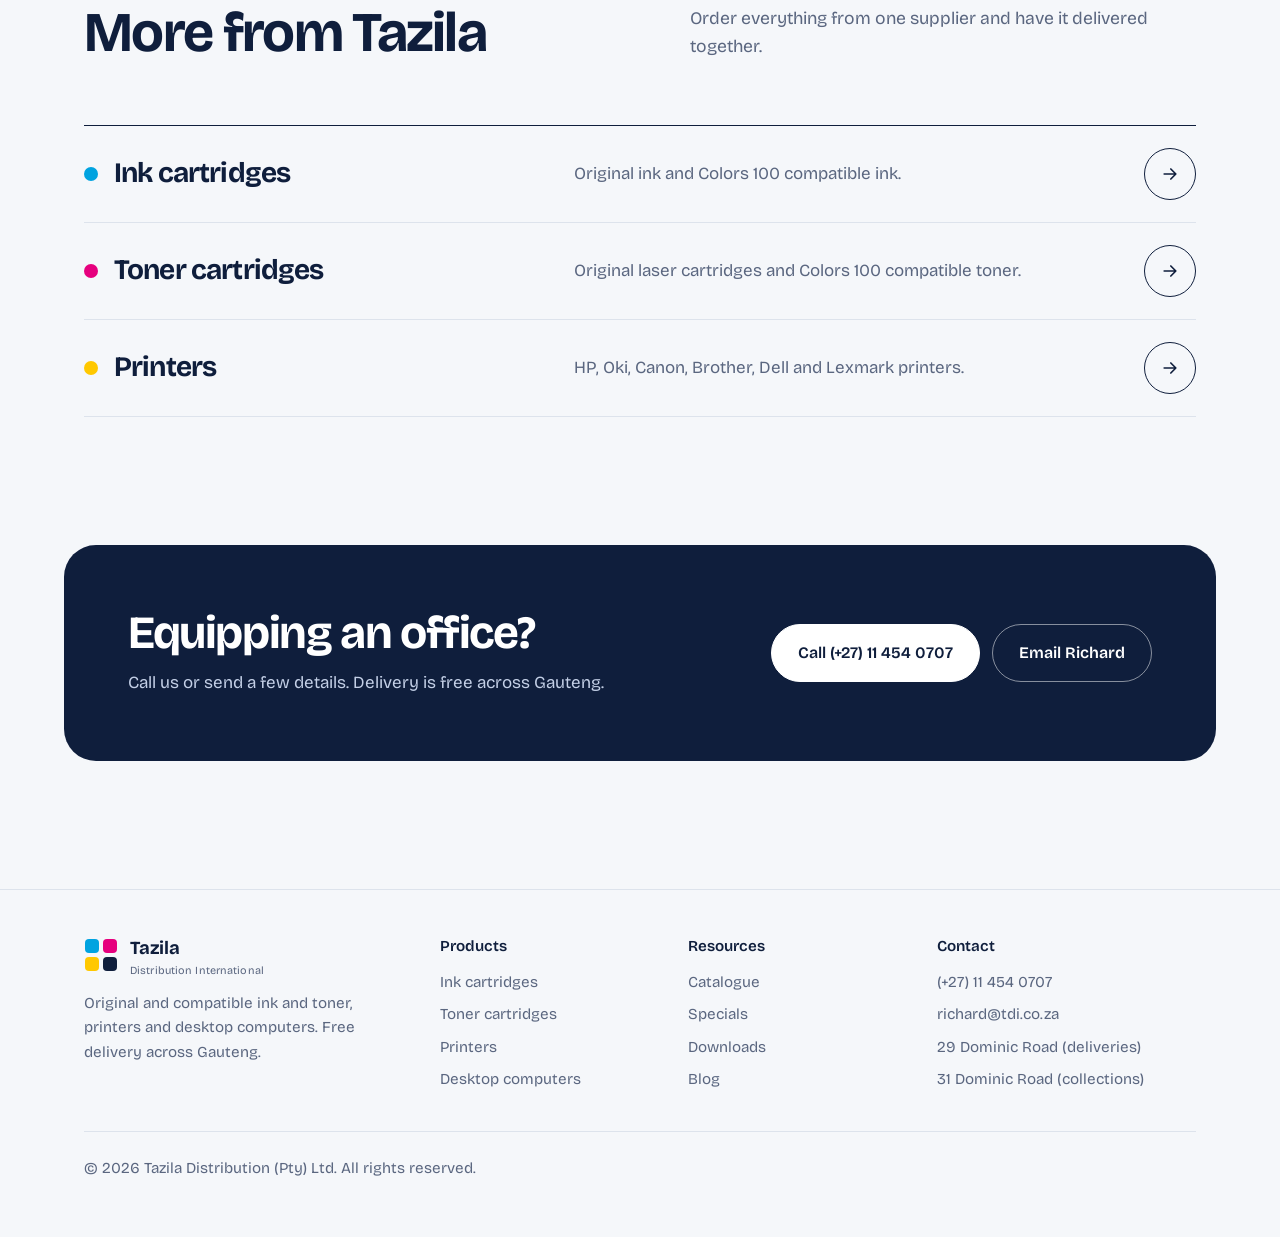
<file: desktop-computers.html>
<!doctype html>
<html lang="en-ZA">
<head>
<meta charset="utf-8">
<meta name="viewport" content="width=device-width, initial-scale=1">
<title>Desktop Computers | Tazila Distribution International</title>
<meta name="description" content="Desktop computers for end users, small businesses, corporates, dealers and government departments, supplied with your printers. Free delivery in Gauteng.">
<link rel="preconnect" href="https://fonts.googleapis.com">
<link rel="preconnect" href="https://fonts.gstatic.com" crossorigin>
<link href="https://fonts.googleapis.com/css2?family=Bricolage+Grotesque:opsz,wght@12..96,300..800&display=swap" rel="stylesheet">
<link rel="stylesheet" href="styles.css">
</head>
<body>
<a class="skip" href="#main">Skip to content</a>
<header class="nav">
  <div class="wrap">
    <a class="brand" href="index.html" aria-label="Tazila Distribution International, home">
      <svg class="brand-mark" viewBox="0 0 34 34" aria-hidden="true">
        <rect x="1" y="1" width="14" height="14" rx="4" fill="#00A3E0"/>
        <rect x="19" y="1" width="14" height="14" rx="4" fill="#E6007E"/>
        <rect x="1" y="19" width="14" height="14" rx="4" fill="#FFC800"/>
        <rect x="19" y="19" width="14" height="14" rx="4" fill="#0F1E3C"/>
      </svg>
      <span>Tazila<small>Distribution International</small></span>
    </a>
    <ul class="menu" id="menu">
      <li class="has-sub">
        <a href="index.html#products">Products</a>
        <ul class="sub">
          <li><a href="ink-cartridges.html"><span class="dot" style="background:var(--c)"></span>Ink cartridges</a></li>
          <li><a href="toner-cartridges.html"><span class="dot" style="background:var(--m)"></span>Toner cartridges</a></li>
          <li><a href="printers.html"><span class="dot" style="background:var(--y)"></span>Printers</a></li>
          <li><a href="desktop-computers.html"><span class="dot" style="background:var(--k)"></span>Desktop computers</a></li>
        </ul>
      </li>
      <li><a href="catalogue.html">Catalogue</a></li>
      <li><a href="specials.html">Specials</a></li>
      <li><a href="downloads.html">Downloads</a></li>
      <li><a href="blog.html">Blog</a></li>
      <li><a class="cta" href="index.html#contact">Contact us</a></li>
    </ul>
    <button class="cart-btn" type="button" data-cart hidden aria-label="Open cart, empty"><svg viewBox="0 0 24 24" fill="none" stroke="currentColor" stroke-width="2" stroke-linecap="round" stroke-linejoin="round" aria-hidden="true"><path d="M6 7h12l-1 13H7L6 7z"/><path d="M9 7a3 3 0 0 1 6 0"/></svg><span class="cart-count" data-n="0" aria-hidden="true">0</span></button>
    <button class="burger" aria-label="Open menu" aria-expanded="false" aria-controls="menu"><span></span><span></span><span></span></button>
  </div>
</header>
<main id="main">
<section class="page-hero" style="--acc:var(--k)">
  <div class="wrap">
    <ul class="crumbs" aria-label="Breadcrumb">
        <li><a href="index.html">Home</a></li>
        <li><a href="index.html#products">Products</a></li>
        <li aria-current="page">Desktop computers</li>
      </ul>
    <div class="grid">
      <div>
        <div class="accent-bar"></div>
        <h1>Desktop computers for your office</h1>
        <p class="lead">We supply computers alongside our printers to end users, small businesses, corporates, dealers and government departments.</p>
        <div class="actions">
          <a class="btn btn-solid" href="#enquire">Request a quote</a>
          <a class="btn btn-line" href="tel:+27114540707">Call (+27) 11 454 0707</a>
        </div>
      </div>
      <aside class="glance" aria-label="At a glance"><h2>At a glance</h2><dl><div><dt>Partner status</dt><dd>Dell Preferred Partner. HP Silver Partner</dd></div><div><dt>Supplied to</dt><dd>End users, small businesses, corporates, dealers and government departments</dd></div><div><dt>Delivery</dt><dd>Free in Gauteng</dd></div><div><dt>Contact</dt><dd>Richard, (+27) 11 454 0707</dd></div></dl></aside>
    </div>
  </div>
</section>

<div class="brands">
  <div class="wrap">
    <p>Partner brands</p>
    <ul class="brand-list"><li>Dell</li><li>HP</li></ul>
  </div>
</div>

<section class="sec">
  <div class="wrap">
    <div class="sec-head">
      <h2>One supplier for your whole office</h2>
      <p>Buy computers, printers and cartridges from one team and have them delivered together.</p>
    </div>
    <div class="offer-grid" style="--n:2"><div class="offer"><h3>Supplied to</h3><p>From a single desk to a full department, we handle orders of every size.</p><ul class="chips"><li>End users</li><li>Small businesses</li><li>Corporates</li><li>Dealers</li><li>Government departments</li></ul></div><div class="offer"><h3>One supplier</h3><p>Buy computers, printers and cartridges from one team, with one delivery to your door.</p><ul class="chips"><li>Computers</li><li>Printers</li><li>Ink</li><li>Toner</li></ul></div></div>
  </div>
</section>

<section class="sec">
  <div class="wrap">
    <div class="sec-head">
      <h2>How ordering works</h2>
      <p>Three steps, with personal service the whole way through.</p>
    </div>
    <div class="steps"><div class="step"><h3>Tell us what you need</h3><p>Share how many computers, who will use them and any brand preference.</p></div><div class="step"><h3>We reply with a quote</h3><p>You get options and prices, with no obligation.</p></div><div class="step"><h3>Receive your order</h3><p>We deliver free in Gauteng, or you can collect from 31 Dominic Road.</p></div></div>
  </div>
</section>

<section class="sec tint" id="enquire">
  <div class="wrap contact-grid">
    <div>
      <h2>Get a quote for computers</h2>
      <p class="who-copy">Tell us how many computers you need and what they are for. We reply with options and prices.</p>
      <div class="c-list">
        <div class="c-item"><small>Phone</small><a href="tel:+27114540707">(+27) 11 454 0707</a></div>
        <div class="c-item"><small>Email</small><a href="mailto:richard@tdi.co.za">richard@tdi.co.za</a></div>
        <div class="c-item"><small>Collect</small><span>31 Dominic Road</span></div>
      </div>
    </div>
    <form data-mailto="richard@tdi.co.za" data-subject="Desktop computer quote" novalidate>
      <div class="f2">
        <label>Name<input name="Name" autocomplete="name" required></label>
        <label>Email<input type="email" name="Email" autocomplete="email" required></label>
      </div>
      <label><span>Phone <span class="opt">(optional)</span></span><input type="tel" name="Phone" autocomplete="tel"></label>
      
      <div class="f2"><label>What will the computers be used for?<input name="What will the computers be used for?"></label><label><span>Quantity <span class="opt">(optional)</span></span><input name="Quantity" inputmode="numeric" placeholder="For example 4"></label></div>
      <label><span>Anything else <span class="opt">(optional)</span></span><textarea name="Notes" style="min-height:110px"></textarea></label>
      <button class="btn btn-solid" type="submit">Request a quote</button>
      <p class="fine status" role="status">This opens your email app with the request addressed to Richard.</p>
    </form>
  </div>
</section>

<section class="sec">
  <div class="wrap">
    <div class="sec-head">
      <h2>More from Tazila</h2>
      <p>Order everything from one supplier and have it delivered together.</p>
    </div>
    <div class="rows compact">
      <a class="row" href="ink-cartridges.html">
        <h3><span class="dot" style="background:var(--c)"></span>Ink cartridges</h3>
        <p>Original ink and Colors 100 compatible ink.</p>
        <span class="go" aria-hidden="true"><svg viewBox="0 0 24 24" fill="none" stroke="currentColor" stroke-width="2" stroke-linecap="round" stroke-linejoin="round"><path d="M5 12h14M13 6l6 6-6 6"/></svg></span>
      </a>
      <a class="row" href="toner-cartridges.html">
        <h3><span class="dot" style="background:var(--m)"></span>Toner cartridges</h3>
        <p>Original laser cartridges and Colors 100 compatible toner.</p>
        <span class="go" aria-hidden="true"><svg viewBox="0 0 24 24" fill="none" stroke="currentColor" stroke-width="2" stroke-linecap="round" stroke-linejoin="round"><path d="M5 12h14M13 6l6 6-6 6"/></svg></span>
      </a>
      <a class="row" href="printers.html">
        <h3><span class="dot" style="background:var(--y)"></span>Printers</h3>
        <p>HP, Oki, Canon, Brother, Dell and Lexmark printers.</p>
        <span class="go" aria-hidden="true"><svg viewBox="0 0 24 24" fill="none" stroke="currentColor" stroke-width="2" stroke-linecap="round" stroke-linejoin="round"><path d="M5 12h14M13 6l6 6-6 6"/></svg></span>
      </a>
    </div>
  </div>
</section>

<section class="cta-band" aria-label="Get in touch">
  <div>
    <h2>Equipping an office?</h2>
    <p>Call us or send a few details. Delivery is free across Gauteng.</p>
  </div>
  <div class="actions">
    <a class="btn btn-solid" href="tel:+27114540707">Call (+27) 11 454 0707</a>
    <a class="btn btn-line" href="mailto:richard@tdi.co.za">Email Richard</a>
  </div>
</section>

</main>
<footer>
  <div class="wrap">
    <div class="foot">
      <div>
        <a class="brand" href="index.html" aria-label="Tazila Distribution International, home">
          <svg class="brand-mark" viewBox="0 0 34 34" aria-hidden="true">
        <rect x="1" y="1" width="14" height="14" rx="4" fill="#00A3E0"/>
        <rect x="19" y="1" width="14" height="14" rx="4" fill="#E6007E"/>
        <rect x="1" y="19" width="14" height="14" rx="4" fill="#FFC800"/>
        <rect x="19" y="19" width="14" height="14" rx="4" fill="#0F1E3C"/>
      </svg>
          <span>Tazila<small>Distribution International</small></span>
        </a>
        <p>Original and compatible ink and toner, printers and desktop computers. Free delivery across Gauteng.</p>
      </div>
      <div>
        <h2>Products</h2>
        <ul>
          <li><a href="ink-cartridges.html">Ink cartridges</a></li>
          <li><a href="toner-cartridges.html">Toner cartridges</a></li>
          <li><a href="printers.html">Printers</a></li>
          <li><a href="desktop-computers.html">Desktop computers</a></li>
        </ul>
      </div>
      <div>
        <h2>Resources</h2>
        <ul>
          <li><a href="catalogue.html">Catalogue</a></li>
          <li><a href="specials.html">Specials</a></li>
          <li><a href="downloads.html">Downloads</a></li>
          <li><a href="blog.html">Blog</a></li>
        </ul>
      </div>
      <div>
        <h2>Contact</h2>
        <ul>
          <li><a href="tel:+27114540707">(+27) 11 454 0707</a></li>
          <li><a href="mailto:richard@tdi.co.za">richard@tdi.co.za</a></li>
          <li>29 Dominic Road (deliveries)</li>
          <li>31 Dominic Road (collections)</li>
        </ul>
      </div>
    </div>
    <p class="foot-bottom">&copy; <span id="yr">2026</span> Tazila Distribution (Pty) Ltd. All rights reserved.</p>
  </div>
</footer>
<script src="data.js"></script>
<script src="site.js"></script>
</body>
</html>
</file>
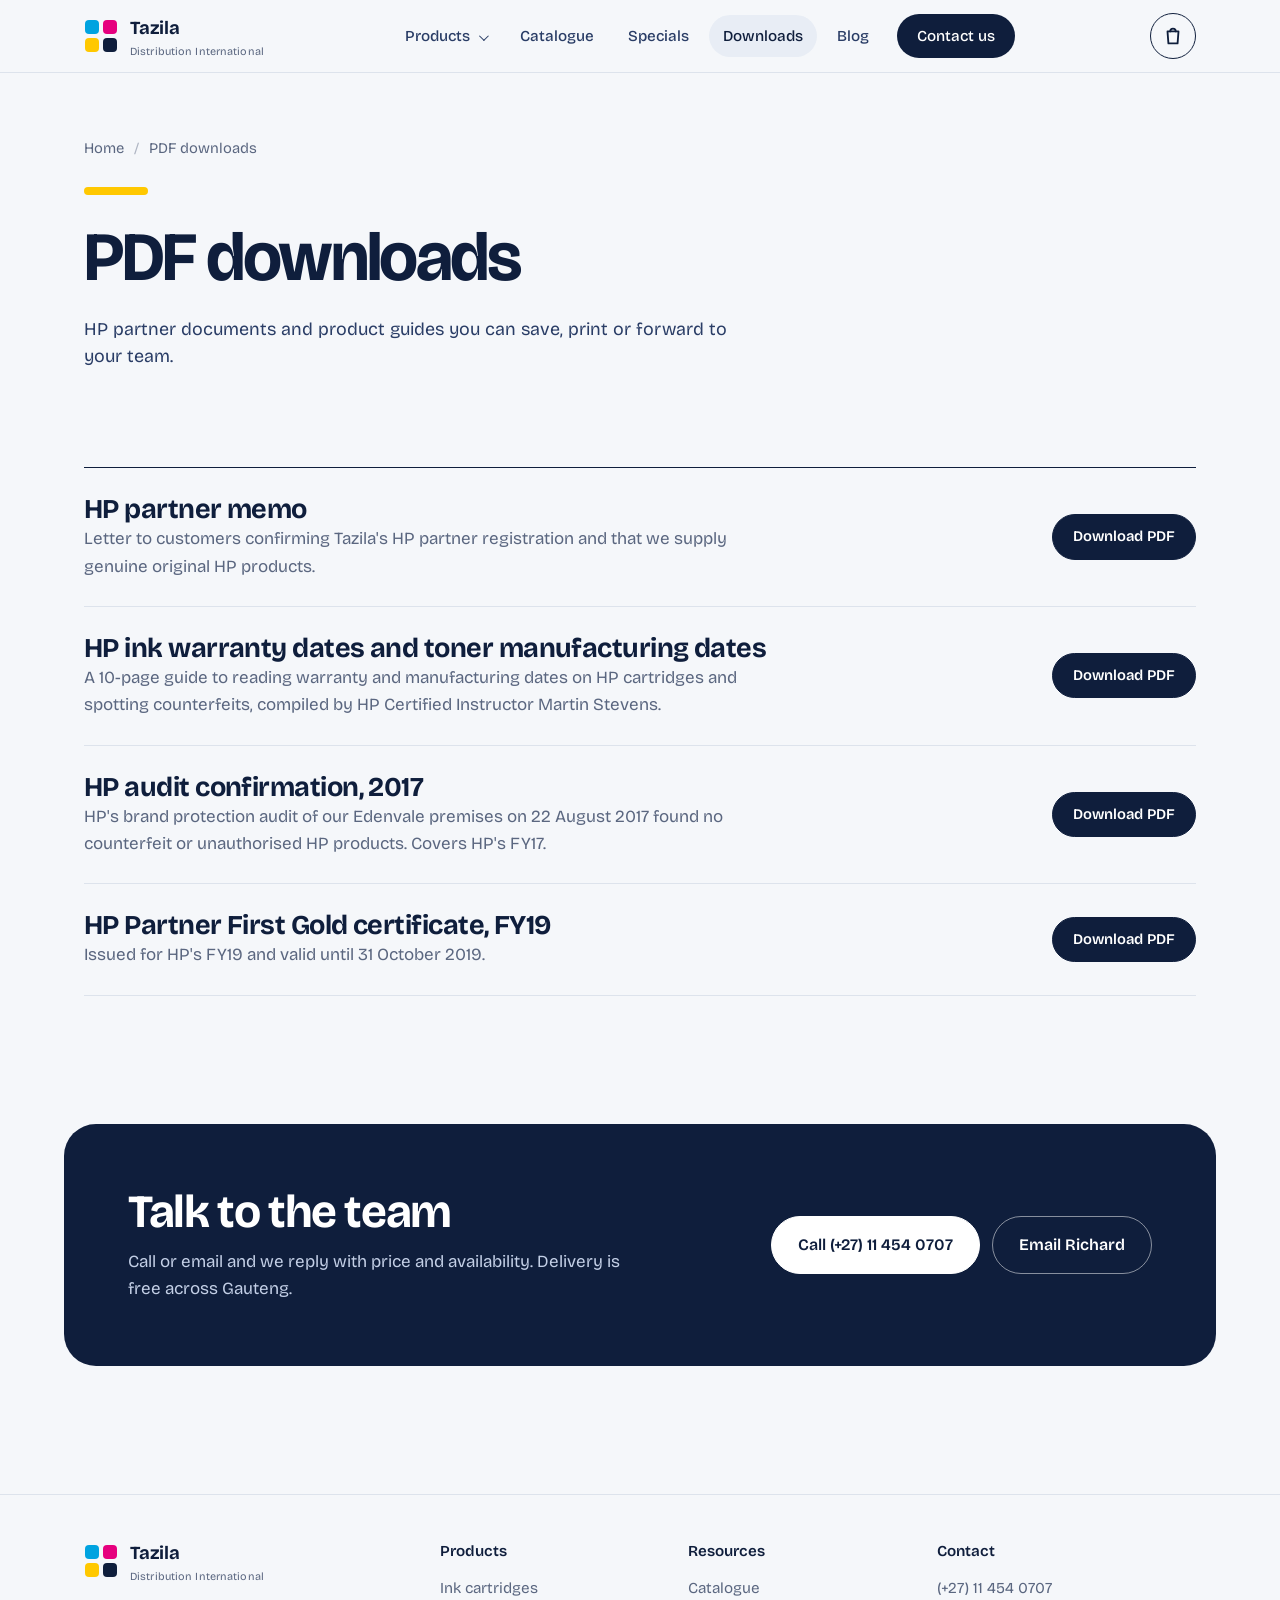
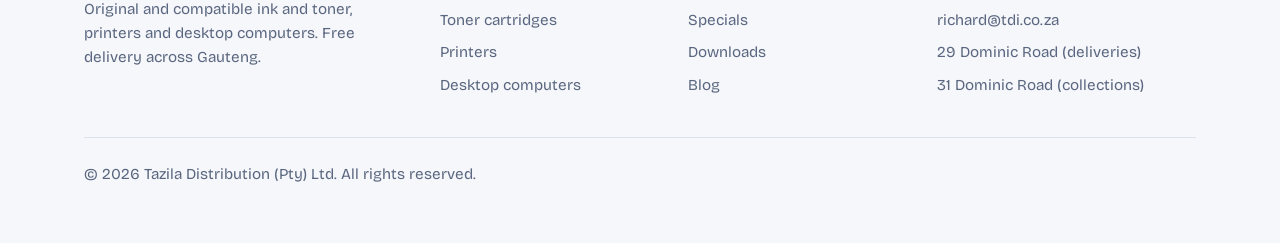
<file: downloads.html>
<!doctype html>
<html lang="en-ZA">
<head>
<meta charset="utf-8">
<meta name="viewport" content="width=device-width, initial-scale=1">
<title>Downloads | Tazila Distribution International</title>
<meta name="description" content="Download Tazila price lists and product information as PDFs.">
<link rel="preconnect" href="https://fonts.googleapis.com">
<link rel="preconnect" href="https://fonts.gstatic.com" crossorigin>
<link href="https://fonts.googleapis.com/css2?family=Bricolage+Grotesque:opsz,wght@12..96,300..800&display=swap" rel="stylesheet">
<link rel="stylesheet" href="styles.css">
</head>
<body>
<a class="skip" href="#main">Skip to content</a>
<header class="nav">
  <div class="wrap">
    <a class="brand" href="index.html" aria-label="Tazila Distribution International, home">
      <svg class="brand-mark" viewBox="0 0 34 34" aria-hidden="true">
        <rect x="1" y="1" width="14" height="14" rx="4" fill="#00A3E0"/>
        <rect x="19" y="1" width="14" height="14" rx="4" fill="#E6007E"/>
        <rect x="1" y="19" width="14" height="14" rx="4" fill="#FFC800"/>
        <rect x="19" y="19" width="14" height="14" rx="4" fill="#0F1E3C"/>
      </svg>
      <span>Tazila<small>Distribution International</small></span>
    </a>
    <ul class="menu" id="menu">
      <li class="has-sub">
        <a href="index.html#products">Products</a>
        <ul class="sub">
          <li><a href="ink-cartridges.html"><span class="dot" style="background:var(--c)"></span>Ink cartridges</a></li>
          <li><a href="toner-cartridges.html"><span class="dot" style="background:var(--m)"></span>Toner cartridges</a></li>
          <li><a href="printers.html"><span class="dot" style="background:var(--y)"></span>Printers</a></li>
          <li><a href="desktop-computers.html"><span class="dot" style="background:var(--k)"></span>Desktop computers</a></li>
        </ul>
      </li>
      <li><a href="catalogue.html">Catalogue</a></li>
      <li><a href="specials.html">Specials</a></li>
      <li><a href="downloads.html" aria-current="page">Downloads</a></li>
      <li><a href="blog.html">Blog</a></li>
      <li><a class="cta" href="index.html#contact">Contact us</a></li>
    </ul>
    <button class="cart-btn" type="button" data-cart hidden aria-label="Open cart, empty"><svg viewBox="0 0 24 24" fill="none" stroke="currentColor" stroke-width="2" stroke-linecap="round" stroke-linejoin="round" aria-hidden="true"><path d="M6 7h12l-1 13H7L6 7z"/><path d="M9 7a3 3 0 0 1 6 0"/></svg><span class="cart-count" data-n="0" aria-hidden="true">0</span></button>
    <button class="burger" aria-label="Open menu" aria-expanded="false" aria-controls="menu"><span></span><span></span><span></span></button>
  </div>
</header>
<main id="main">
<section class="page-hero" style="--acc:var(--y)">
  <div class="wrap">
    <ul class="crumbs" aria-label="Breadcrumb">
        <li><a href="index.html">Home</a></li>
        <li aria-current="page">PDF downloads</li>
      </ul>
    <div class="accent-bar"></div>
    <h1>PDF downloads</h1>
    <p class="lead">HP partner documents and product guides you can save, print or forward to your team.</p>
  </div>
</section>
<section class="sec" style="padding-top:0">
  <div class="wrap">
    <div class="items" id="downloads-list"></div>
    <div class="empty" id="downloads-empty">
      <h2>Need a price list or product sheet?</h2>
      <p>Tell us the brands and products you buy and we will email the right documents as a PDF.</p>
      <div class="actions">
        <a class="btn btn-solid" href="mailto:richard@tdi.co.za?subject=Price%20list%20request">Request a document</a>
        <a class="btn btn-line" href="catalogue.html">Browse the catalogue</a>
      </div>
    </div>
  </div>
</section>

<section class="cta-band" aria-label="Get in touch">
  <div>
    <h2>Talk to the team</h2>
    <p>Call or email and we reply with price and availability. Delivery is free across Gauteng.</p>
  </div>
  <div class="actions">
    <a class="btn btn-solid" href="tel:+27114540707">Call (+27) 11 454 0707</a>
    <a class="btn btn-line" href="mailto:richard@tdi.co.za">Email Richard</a>
  </div>
</section>

</main>
<footer>
  <div class="wrap">
    <div class="foot">
      <div>
        <a class="brand" href="index.html" aria-label="Tazila Distribution International, home">
          <svg class="brand-mark" viewBox="0 0 34 34" aria-hidden="true">
        <rect x="1" y="1" width="14" height="14" rx="4" fill="#00A3E0"/>
        <rect x="19" y="1" width="14" height="14" rx="4" fill="#E6007E"/>
        <rect x="1" y="19" width="14" height="14" rx="4" fill="#FFC800"/>
        <rect x="19" y="19" width="14" height="14" rx="4" fill="#0F1E3C"/>
      </svg>
          <span>Tazila<small>Distribution International</small></span>
        </a>
        <p>Original and compatible ink and toner, printers and desktop computers. Free delivery across Gauteng.</p>
      </div>
      <div>
        <h2>Products</h2>
        <ul>
          <li><a href="ink-cartridges.html">Ink cartridges</a></li>
          <li><a href="toner-cartridges.html">Toner cartridges</a></li>
          <li><a href="printers.html">Printers</a></li>
          <li><a href="desktop-computers.html">Desktop computers</a></li>
        </ul>
      </div>
      <div>
        <h2>Resources</h2>
        <ul>
          <li><a href="catalogue.html">Catalogue</a></li>
          <li><a href="specials.html">Specials</a></li>
          <li><a href="downloads.html">Downloads</a></li>
          <li><a href="blog.html">Blog</a></li>
        </ul>
      </div>
      <div>
        <h2>Contact</h2>
        <ul>
          <li><a href="tel:+27114540707">(+27) 11 454 0707</a></li>
          <li><a href="mailto:richard@tdi.co.za">richard@tdi.co.za</a></li>
          <li>29 Dominic Road (deliveries)</li>
          <li>31 Dominic Road (collections)</li>
        </ul>
      </div>
    </div>
    <p class="foot-bottom">&copy; <span id="yr">2026</span> Tazila Distribution (Pty) Ltd. All rights reserved.</p>
  </div>
</footer>
<script src="data.js"></script>
<script src="site.js"></script>
</body>
</html>
</file>
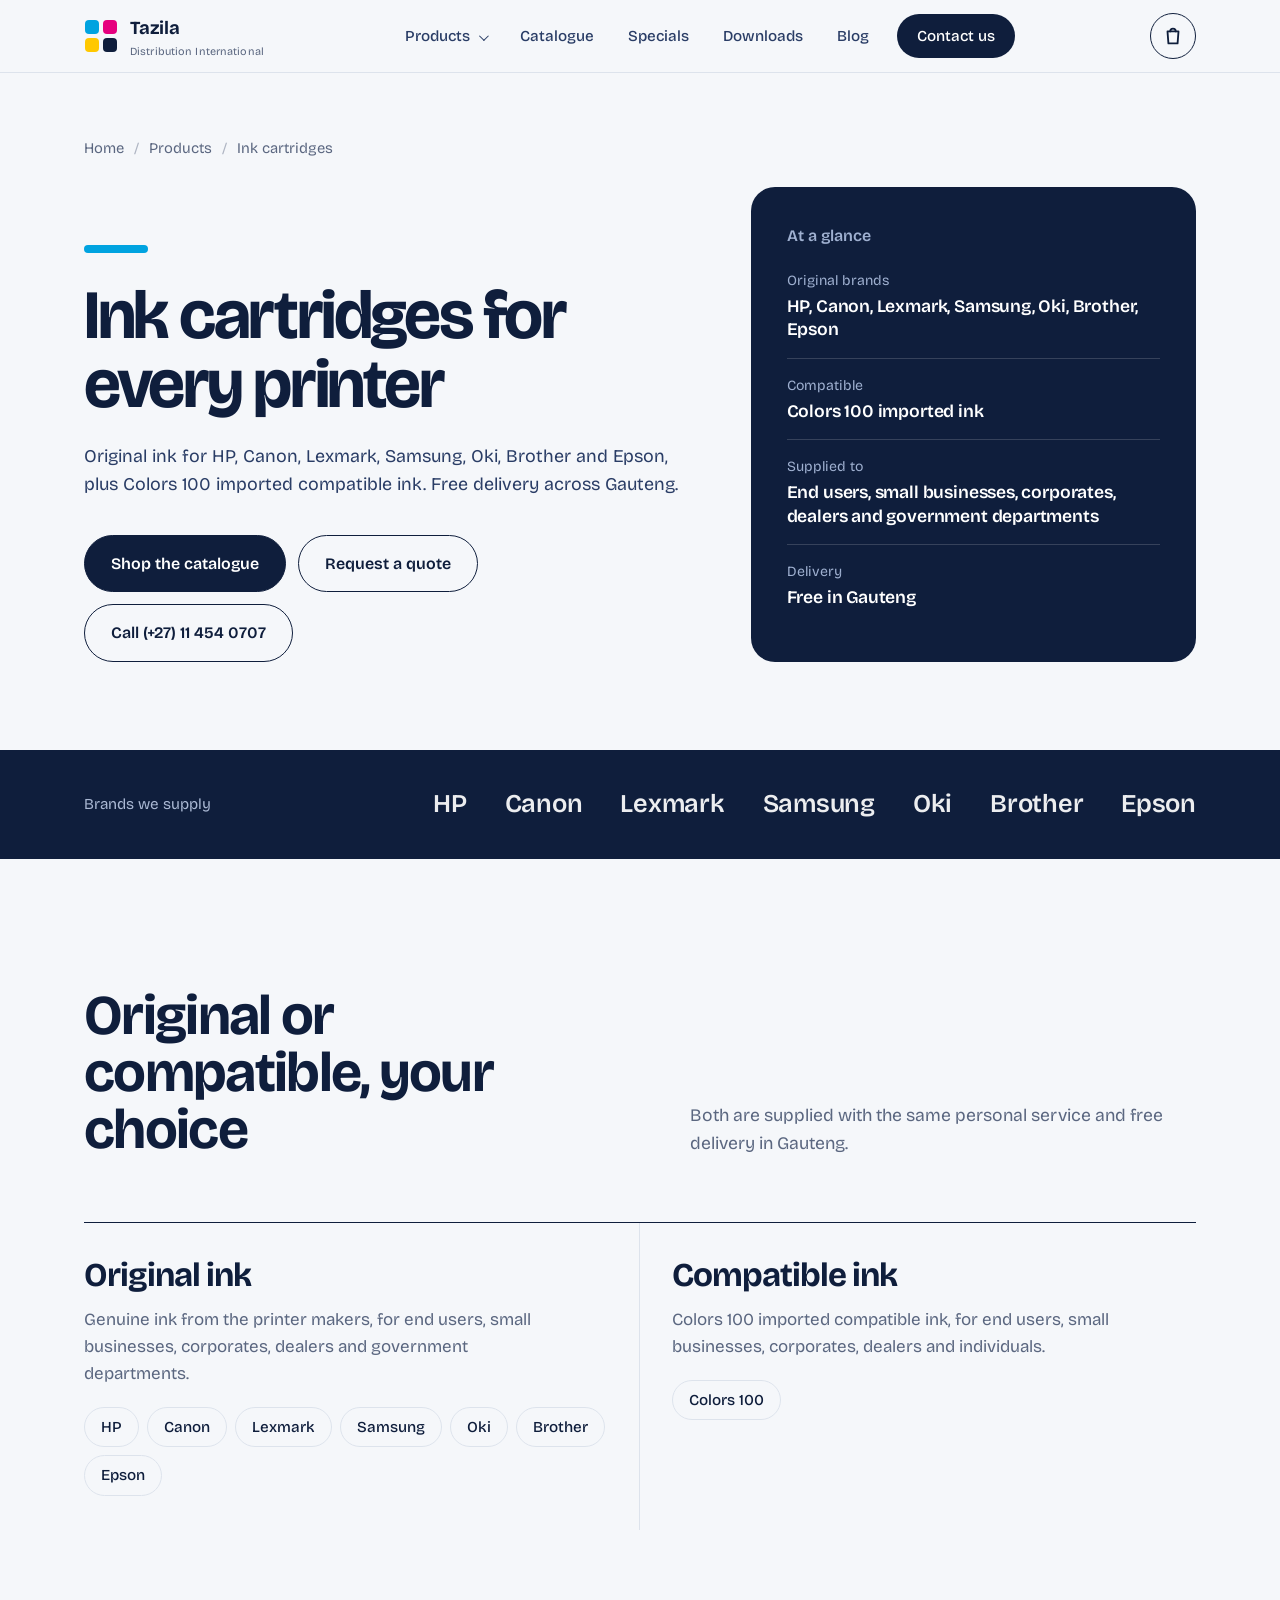
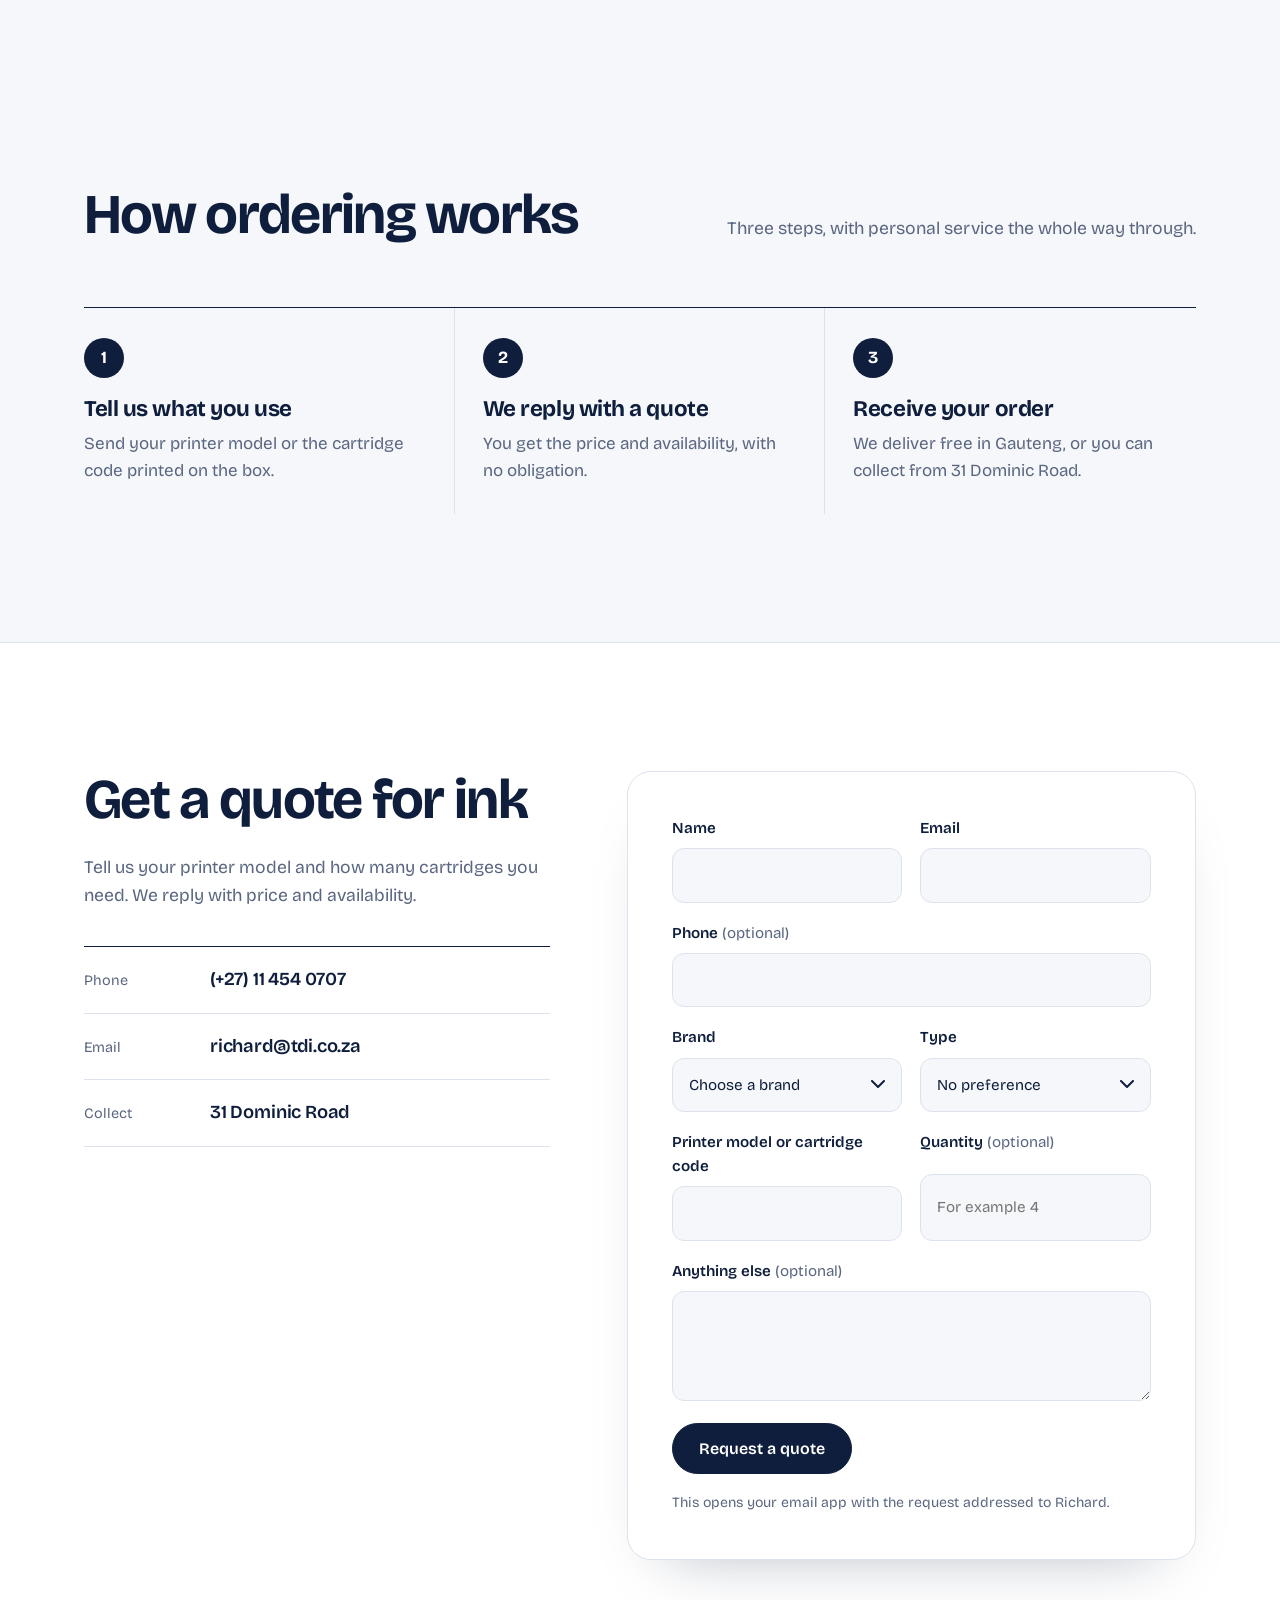
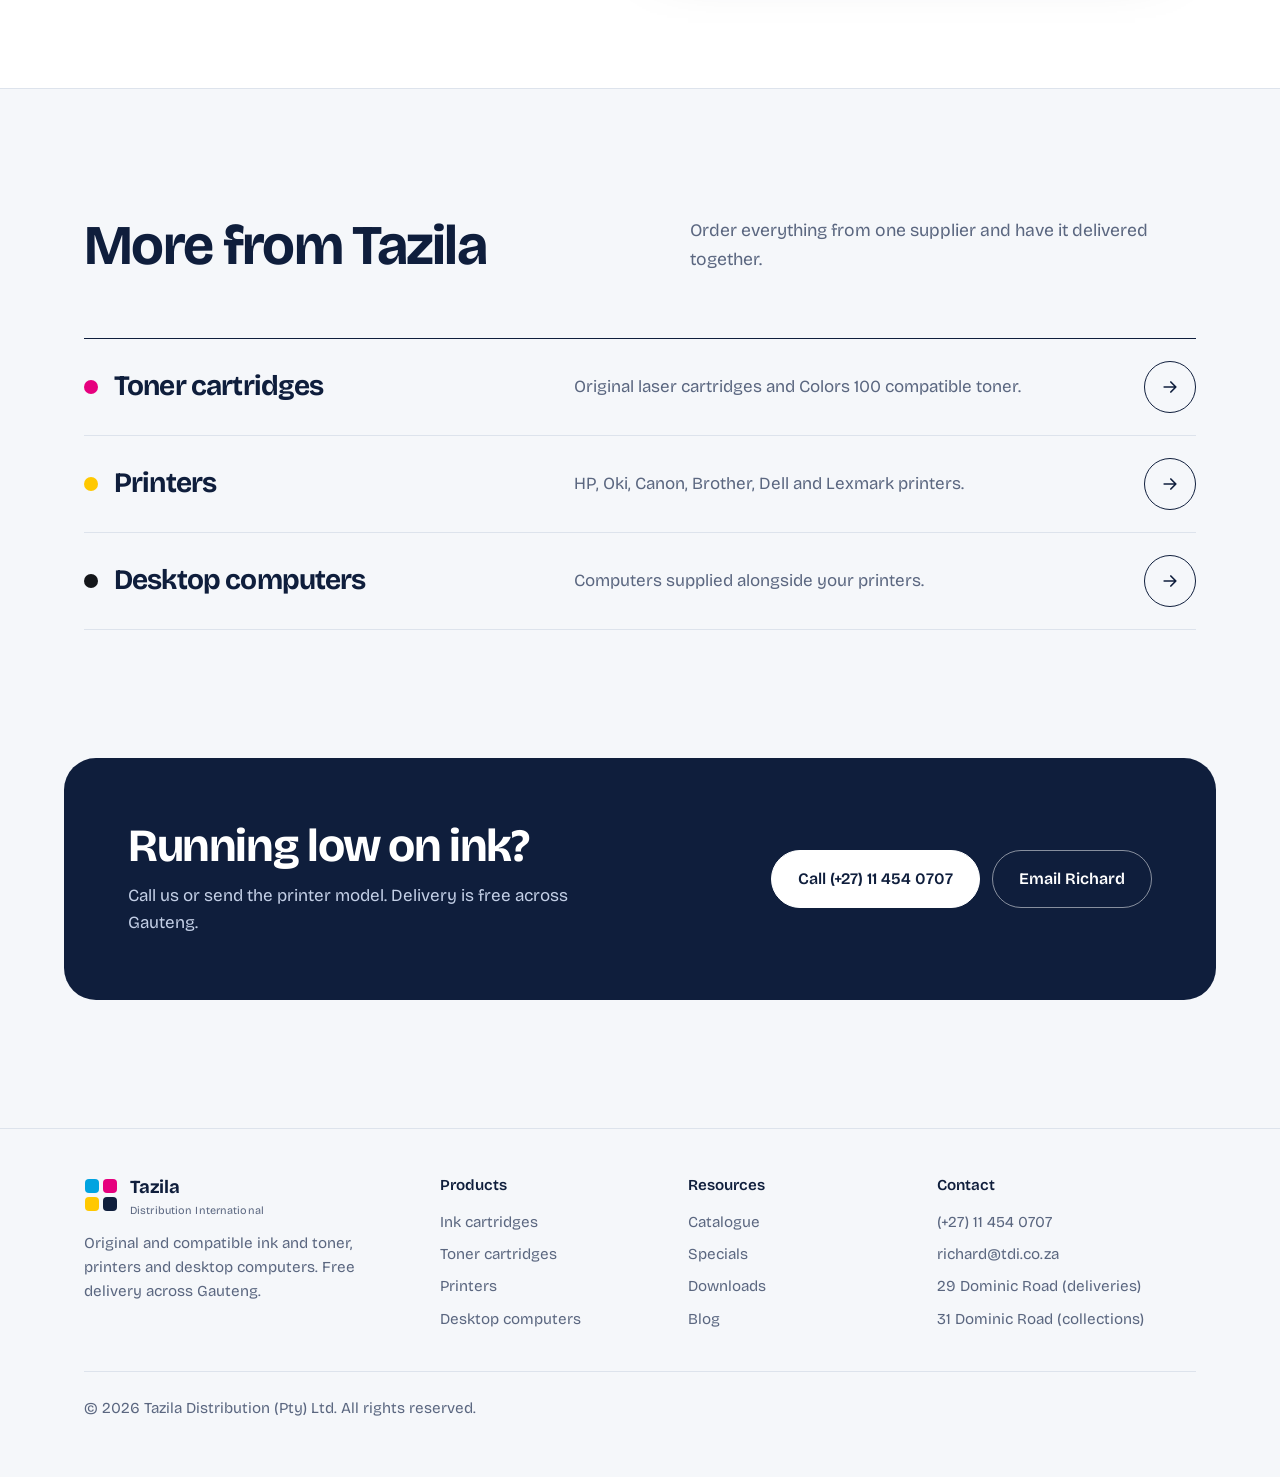
<file: ink-cartridges.html>
<!doctype html>
<html lang="en-ZA">
<head>
<meta charset="utf-8">
<meta name="viewport" content="width=device-width, initial-scale=1">
<title>Ink Cartridges | Tazila Distribution International</title>
<meta name="description" content="Original HP, Canon, Lexmark, Samsung, Oki, Brother and Epson ink cartridges plus Colors 100 compatible ink. Free delivery in Gauteng.">
<link rel="preconnect" href="https://fonts.googleapis.com">
<link rel="preconnect" href="https://fonts.gstatic.com" crossorigin>
<link href="https://fonts.googleapis.com/css2?family=Bricolage+Grotesque:opsz,wght@12..96,300..800&display=swap" rel="stylesheet">
<link rel="stylesheet" href="styles.css">
</head>
<body>
<a class="skip" href="#main">Skip to content</a>
<header class="nav">
  <div class="wrap">
    <a class="brand" href="index.html" aria-label="Tazila Distribution International, home">
      <svg class="brand-mark" viewBox="0 0 34 34" aria-hidden="true">
        <rect x="1" y="1" width="14" height="14" rx="4" fill="#00A3E0"/>
        <rect x="19" y="1" width="14" height="14" rx="4" fill="#E6007E"/>
        <rect x="1" y="19" width="14" height="14" rx="4" fill="#FFC800"/>
        <rect x="19" y="19" width="14" height="14" rx="4" fill="#0F1E3C"/>
      </svg>
      <span>Tazila<small>Distribution International</small></span>
    </a>
    <ul class="menu" id="menu">
      <li class="has-sub">
        <a href="index.html#products">Products</a>
        <ul class="sub">
          <li><a href="ink-cartridges.html"><span class="dot" style="background:var(--c)"></span>Ink cartridges</a></li>
          <li><a href="toner-cartridges.html"><span class="dot" style="background:var(--m)"></span>Toner cartridges</a></li>
          <li><a href="printers.html"><span class="dot" style="background:var(--y)"></span>Printers</a></li>
          <li><a href="desktop-computers.html"><span class="dot" style="background:var(--k)"></span>Desktop computers</a></li>
        </ul>
      </li>
      <li><a href="catalogue.html">Catalogue</a></li>
      <li><a href="specials.html">Specials</a></li>
      <li><a href="downloads.html">Downloads</a></li>
      <li><a href="blog.html">Blog</a></li>
      <li><a class="cta" href="index.html#contact">Contact us</a></li>
    </ul>
    <button class="cart-btn" type="button" data-cart hidden aria-label="Open cart, empty"><svg viewBox="0 0 24 24" fill="none" stroke="currentColor" stroke-width="2" stroke-linecap="round" stroke-linejoin="round" aria-hidden="true"><path d="M6 7h12l-1 13H7L6 7z"/><path d="M9 7a3 3 0 0 1 6 0"/></svg><span class="cart-count" data-n="0" aria-hidden="true">0</span></button>
    <button class="burger" aria-label="Open menu" aria-expanded="false" aria-controls="menu"><span></span><span></span><span></span></button>
  </div>
</header>
<main id="main">
<section class="page-hero" style="--acc:var(--c)">
  <div class="wrap">
    <ul class="crumbs" aria-label="Breadcrumb">
        <li><a href="index.html">Home</a></li>
        <li><a href="index.html#products">Products</a></li>
        <li aria-current="page">Ink cartridges</li>
      </ul>
    <div class="grid">
      <div>
        <div class="accent-bar"></div>
        <h1>Ink cartridges for every printer</h1>
        <p class="lead">Original ink for HP, Canon, Lexmark, Samsung, Oki, Brother and Epson, plus Colors 100 imported compatible ink. Free delivery across Gauteng.</p>
        <div class="actions">
          <a class="btn btn-solid" href="catalogue.html?cat=ink">Shop the catalogue</a><a class="btn btn-line" href="#enquire">Request a quote</a>
          <a class="btn btn-line" href="tel:+27114540707">Call (+27) 11 454 0707</a>
        </div>
      </div>
      <aside class="glance" aria-label="At a glance"><h2>At a glance</h2><dl><div><dt>Original brands</dt><dd>HP, Canon, Lexmark, Samsung, Oki, Brother, Epson</dd></div><div><dt>Compatible</dt><dd>Colors 100 imported ink</dd></div><div><dt>Supplied to</dt><dd>End users, small businesses, corporates, dealers and government departments</dd></div><div><dt>Delivery</dt><dd>Free in Gauteng</dd></div></dl></aside>
    </div>
  </div>
</section>

<div class="brands">
  <div class="wrap">
    <p>Brands we supply</p>
    <ul class="brand-list"><li>HP</li><li>Canon</li><li>Lexmark</li><li>Samsung</li><li>Oki</li><li>Brother</li><li>Epson</li></ul>
  </div>
</div>

<section class="sec">
  <div class="wrap">
    <div class="sec-head">
      <h2>Original or compatible, your choice</h2>
      <p>Both are supplied with the same personal service and free delivery in Gauteng.</p>
    </div>
    <div class="offer-grid" style="--n:2"><div class="offer"><h3>Original ink</h3><p>Genuine ink from the printer makers, for end users, small businesses, corporates, dealers and government departments.</p><ul class="chips"><li>HP</li><li>Canon</li><li>Lexmark</li><li>Samsung</li><li>Oki</li><li>Brother</li><li>Epson</li></ul></div><div class="offer"><h3>Compatible ink</h3><p>Colors 100 imported compatible ink, for end users, small businesses, corporates, dealers and individuals.</p><ul class="chips"><li>Colors 100</li></ul></div></div>
  </div>
</section>

<section class="sec">
  <div class="wrap">
    <div class="sec-head">
      <h2>How ordering works</h2>
      <p>Three steps, with personal service the whole way through.</p>
    </div>
    <div class="steps"><div class="step"><h3>Tell us what you use</h3><p>Send your printer model or the cartridge code printed on the box.</p></div><div class="step"><h3>We reply with a quote</h3><p>You get the price and availability, with no obligation.</p></div><div class="step"><h3>Receive your order</h3><p>We deliver free in Gauteng, or you can collect from 31 Dominic Road.</p></div></div>
  </div>
</section>

<section class="sec tint" id="enquire">
  <div class="wrap contact-grid">
    <div>
      <h2>Get a quote for ink</h2>
      <p class="who-copy">Tell us your printer model and how many cartridges you need. We reply with price and availability.</p>
      <div class="c-list">
        <div class="c-item"><small>Phone</small><a href="tel:+27114540707">(+27) 11 454 0707</a></div>
        <div class="c-item"><small>Email</small><a href="mailto:richard@tdi.co.za">richard@tdi.co.za</a></div>
        <div class="c-item"><small>Collect</small><span>31 Dominic Road</span></div>
      </div>
    </div>
    <form data-mailto="richard@tdi.co.za" data-subject="Ink cartridge quote" novalidate>
      <div class="f2">
        <label>Name<input name="Name" autocomplete="name" required></label>
        <label>Email<input type="email" name="Email" autocomplete="email" required></label>
      </div>
      <label><span>Phone <span class="opt">(optional)</span></span><input type="tel" name="Phone" autocomplete="tel"></label>
      <div class="f2"><label>Brand<select name="Brand"><option value="">Choose a brand</option><option>HP</option><option>Canon</option><option>Lexmark</option><option>Samsung</option><option>Oki</option><option>Brother</option><option>Epson</option><option>Other</option></select></label><label>Type<select name="Type"><option value="">No preference</option><option>Original</option><option>Compatible (Colors 100)</option></select></label></div>
      <div class="f2"><label>Printer model or cartridge code<input name="Printer model or cartridge code"></label><label><span>Quantity <span class="opt">(optional)</span></span><input name="Quantity" inputmode="numeric" placeholder="For example 4"></label></div>
      <label><span>Anything else <span class="opt">(optional)</span></span><textarea name="Notes" style="min-height:110px"></textarea></label>
      <button class="btn btn-solid" type="submit">Request a quote</button>
      <p class="fine status" role="status">This opens your email app with the request addressed to Richard.</p>
    </form>
  </div>
</section>

<section class="sec">
  <div class="wrap">
    <div class="sec-head">
      <h2>More from Tazila</h2>
      <p>Order everything from one supplier and have it delivered together.</p>
    </div>
    <div class="rows compact">
      <a class="row" href="toner-cartridges.html">
        <h3><span class="dot" style="background:var(--m)"></span>Toner cartridges</h3>
        <p>Original laser cartridges and Colors 100 compatible toner.</p>
        <span class="go" aria-hidden="true"><svg viewBox="0 0 24 24" fill="none" stroke="currentColor" stroke-width="2" stroke-linecap="round" stroke-linejoin="round"><path d="M5 12h14M13 6l6 6-6 6"/></svg></span>
      </a>
      <a class="row" href="printers.html">
        <h3><span class="dot" style="background:var(--y)"></span>Printers</h3>
        <p>HP, Oki, Canon, Brother, Dell and Lexmark printers.</p>
        <span class="go" aria-hidden="true"><svg viewBox="0 0 24 24" fill="none" stroke="currentColor" stroke-width="2" stroke-linecap="round" stroke-linejoin="round"><path d="M5 12h14M13 6l6 6-6 6"/></svg></span>
      </a>
      <a class="row" href="desktop-computers.html">
        <h3><span class="dot" style="background:var(--k)"></span>Desktop computers</h3>
        <p>Computers supplied alongside your printers.</p>
        <span class="go" aria-hidden="true"><svg viewBox="0 0 24 24" fill="none" stroke="currentColor" stroke-width="2" stroke-linecap="round" stroke-linejoin="round"><path d="M5 12h14M13 6l6 6-6 6"/></svg></span>
      </a>
    </div>
  </div>
</section>

<section class="cta-band" aria-label="Get in touch">
  <div>
    <h2>Running low on ink?</h2>
    <p>Call us or send the printer model. Delivery is free across Gauteng.</p>
  </div>
  <div class="actions">
    <a class="btn btn-solid" href="tel:+27114540707">Call (+27) 11 454 0707</a>
    <a class="btn btn-line" href="mailto:richard@tdi.co.za">Email Richard</a>
  </div>
</section>

</main>
<footer>
  <div class="wrap">
    <div class="foot">
      <div>
        <a class="brand" href="index.html" aria-label="Tazila Distribution International, home">
          <svg class="brand-mark" viewBox="0 0 34 34" aria-hidden="true">
        <rect x="1" y="1" width="14" height="14" rx="4" fill="#00A3E0"/>
        <rect x="19" y="1" width="14" height="14" rx="4" fill="#E6007E"/>
        <rect x="1" y="19" width="14" height="14" rx="4" fill="#FFC800"/>
        <rect x="19" y="19" width="14" height="14" rx="4" fill="#0F1E3C"/>
      </svg>
          <span>Tazila<small>Distribution International</small></span>
        </a>
        <p>Original and compatible ink and toner, printers and desktop computers. Free delivery across Gauteng.</p>
      </div>
      <div>
        <h2>Products</h2>
        <ul>
          <li><a href="ink-cartridges.html">Ink cartridges</a></li>
          <li><a href="toner-cartridges.html">Toner cartridges</a></li>
          <li><a href="printers.html">Printers</a></li>
          <li><a href="desktop-computers.html">Desktop computers</a></li>
        </ul>
      </div>
      <div>
        <h2>Resources</h2>
        <ul>
          <li><a href="catalogue.html">Catalogue</a></li>
          <li><a href="specials.html">Specials</a></li>
          <li><a href="downloads.html">Downloads</a></li>
          <li><a href="blog.html">Blog</a></li>
        </ul>
      </div>
      <div>
        <h2>Contact</h2>
        <ul>
          <li><a href="tel:+27114540707">(+27) 11 454 0707</a></li>
          <li><a href="mailto:richard@tdi.co.za">richard@tdi.co.za</a></li>
          <li>29 Dominic Road (deliveries)</li>
          <li>31 Dominic Road (collections)</li>
        </ul>
      </div>
    </div>
    <p class="foot-bottom">&copy; <span id="yr">2026</span> Tazila Distribution (Pty) Ltd. All rights reserved.</p>
  </div>
</footer>
<script src="data.js"></script>
<script src="site.js"></script>
</body>
</html>
</file>
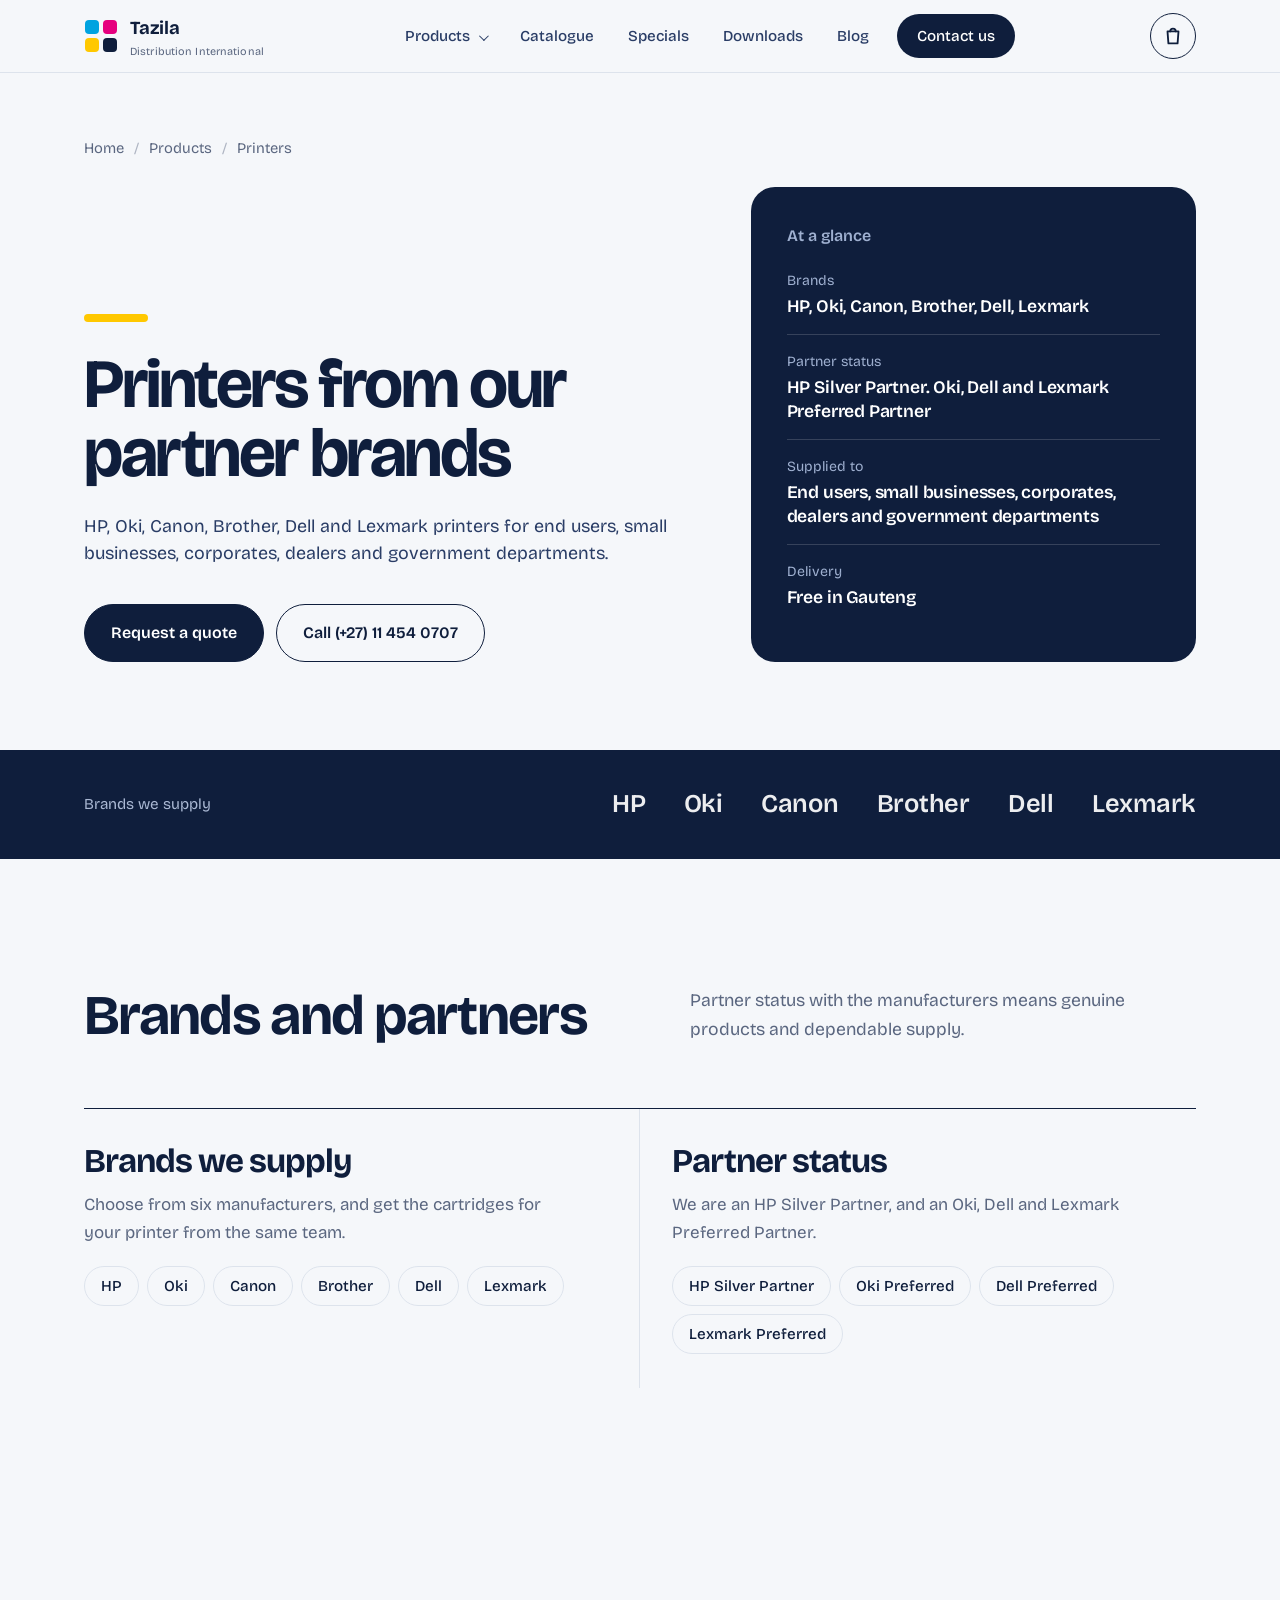
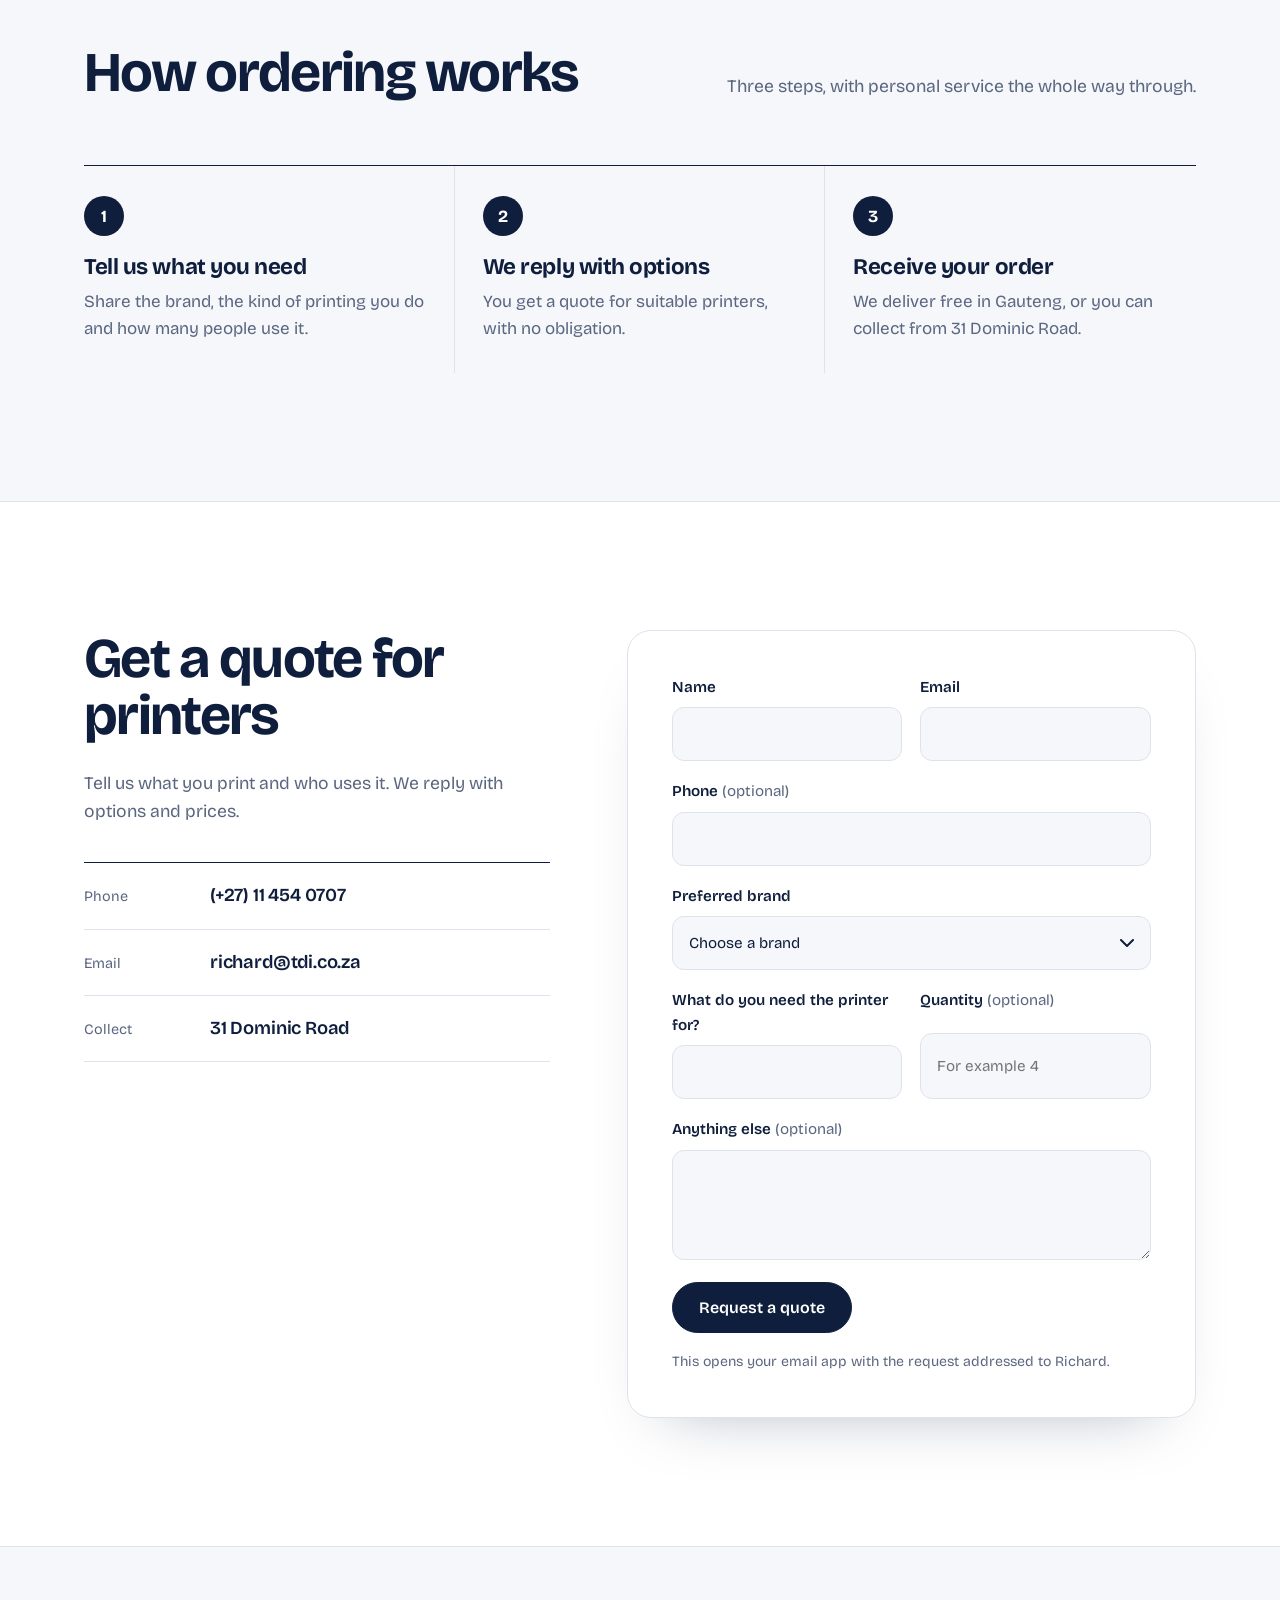
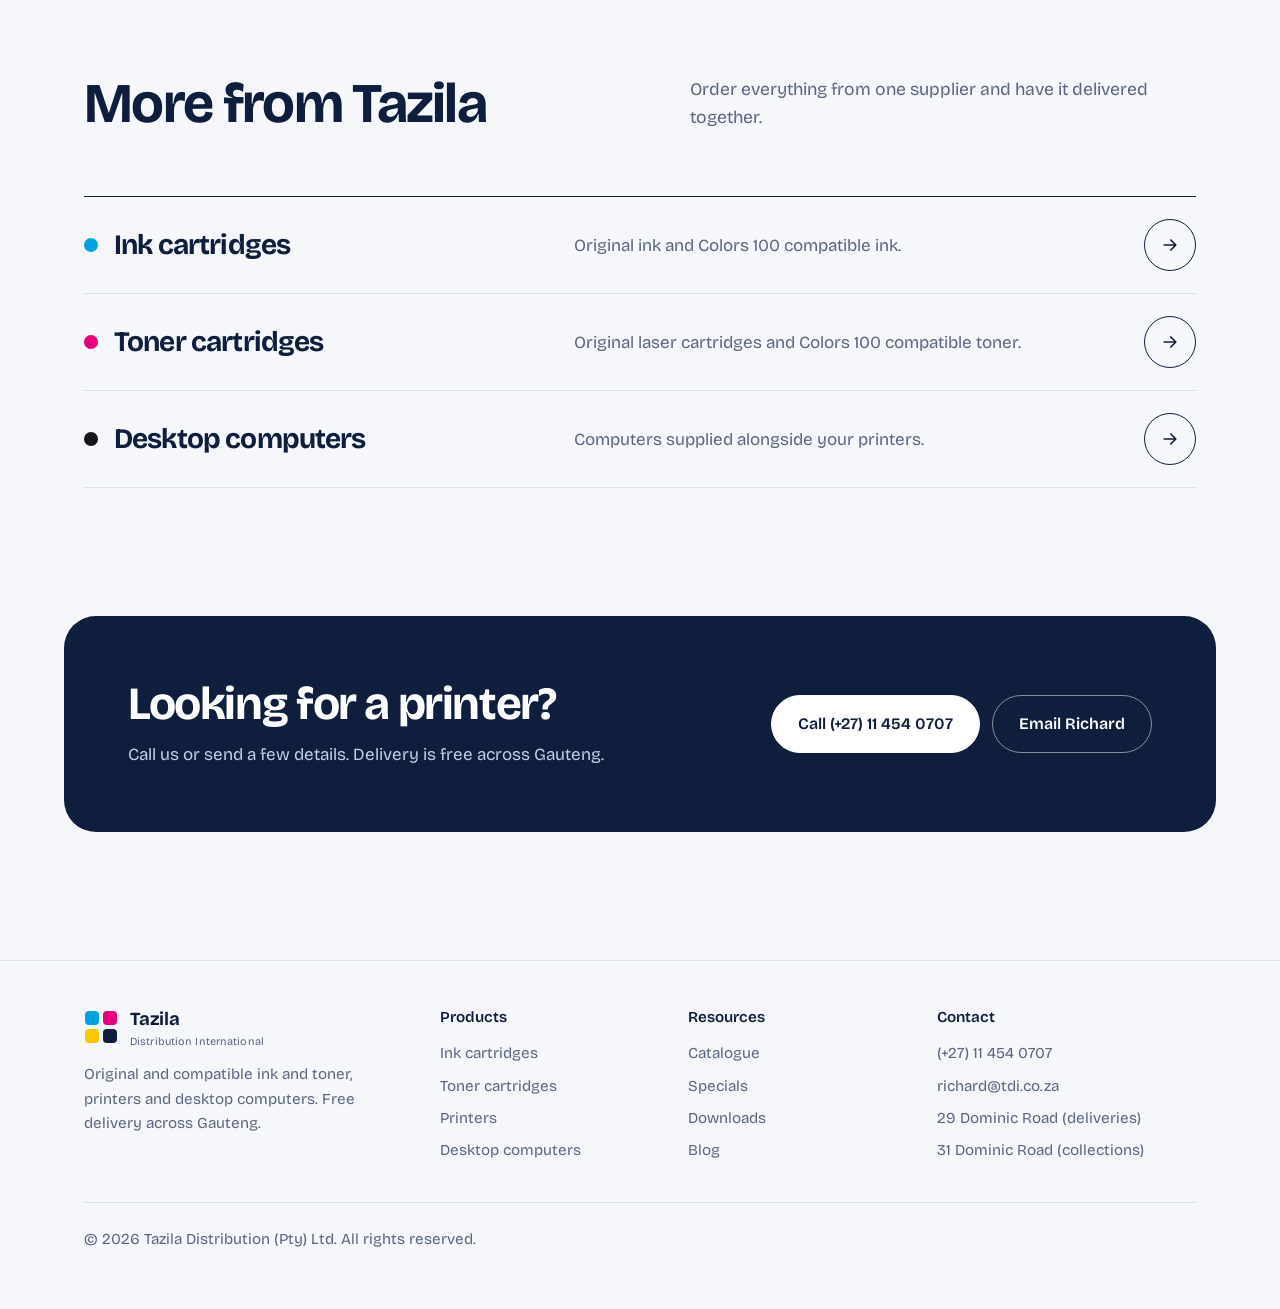
<file: printers.html>
<!doctype html>
<html lang="en-ZA">
<head>
<meta charset="utf-8">
<meta name="viewport" content="width=device-width, initial-scale=1">
<title>Printers | Tazila Distribution International</title>
<meta name="description" content="HP, Oki, Canon, Brother, Dell and Lexmark printers for end users, small businesses, corporates, dealers and government departments. Free delivery in Gauteng.">
<link rel="preconnect" href="https://fonts.googleapis.com">
<link rel="preconnect" href="https://fonts.gstatic.com" crossorigin>
<link href="https://fonts.googleapis.com/css2?family=Bricolage+Grotesque:opsz,wght@12..96,300..800&display=swap" rel="stylesheet">
<link rel="stylesheet" href="styles.css">
</head>
<body>
<a class="skip" href="#main">Skip to content</a>
<header class="nav">
  <div class="wrap">
    <a class="brand" href="index.html" aria-label="Tazila Distribution International, home">
      <svg class="brand-mark" viewBox="0 0 34 34" aria-hidden="true">
        <rect x="1" y="1" width="14" height="14" rx="4" fill="#00A3E0"/>
        <rect x="19" y="1" width="14" height="14" rx="4" fill="#E6007E"/>
        <rect x="1" y="19" width="14" height="14" rx="4" fill="#FFC800"/>
        <rect x="19" y="19" width="14" height="14" rx="4" fill="#0F1E3C"/>
      </svg>
      <span>Tazila<small>Distribution International</small></span>
    </a>
    <ul class="menu" id="menu">
      <li class="has-sub">
        <a href="index.html#products">Products</a>
        <ul class="sub">
          <li><a href="ink-cartridges.html"><span class="dot" style="background:var(--c)"></span>Ink cartridges</a></li>
          <li><a href="toner-cartridges.html"><span class="dot" style="background:var(--m)"></span>Toner cartridges</a></li>
          <li><a href="printers.html"><span class="dot" style="background:var(--y)"></span>Printers</a></li>
          <li><a href="desktop-computers.html"><span class="dot" style="background:var(--k)"></span>Desktop computers</a></li>
        </ul>
      </li>
      <li><a href="catalogue.html">Catalogue</a></li>
      <li><a href="specials.html">Specials</a></li>
      <li><a href="downloads.html">Downloads</a></li>
      <li><a href="blog.html">Blog</a></li>
      <li><a class="cta" href="index.html#contact">Contact us</a></li>
    </ul>
    <button class="cart-btn" type="button" data-cart hidden aria-label="Open cart, empty"><svg viewBox="0 0 24 24" fill="none" stroke="currentColor" stroke-width="2" stroke-linecap="round" stroke-linejoin="round" aria-hidden="true"><path d="M6 7h12l-1 13H7L6 7z"/><path d="M9 7a3 3 0 0 1 6 0"/></svg><span class="cart-count" data-n="0" aria-hidden="true">0</span></button>
    <button class="burger" aria-label="Open menu" aria-expanded="false" aria-controls="menu"><span></span><span></span><span></span></button>
  </div>
</header>
<main id="main">
<section class="page-hero" style="--acc:var(--y)">
  <div class="wrap">
    <ul class="crumbs" aria-label="Breadcrumb">
        <li><a href="index.html">Home</a></li>
        <li><a href="index.html#products">Products</a></li>
        <li aria-current="page">Printers</li>
      </ul>
    <div class="grid">
      <div>
        <div class="accent-bar"></div>
        <h1>Printers from our partner brands</h1>
        <p class="lead">HP, Oki, Canon, Brother, Dell and Lexmark printers for end users, small businesses, corporates, dealers and government departments.</p>
        <div class="actions">
          <a class="btn btn-solid" href="#enquire">Request a quote</a>
          <a class="btn btn-line" href="tel:+27114540707">Call (+27) 11 454 0707</a>
        </div>
      </div>
      <aside class="glance" aria-label="At a glance"><h2>At a glance</h2><dl><div><dt>Brands</dt><dd>HP, Oki, Canon, Brother, Dell, Lexmark</dd></div><div><dt>Partner status</dt><dd>HP Silver Partner. Oki, Dell and Lexmark Preferred Partner</dd></div><div><dt>Supplied to</dt><dd>End users, small businesses, corporates, dealers and government departments</dd></div><div><dt>Delivery</dt><dd>Free in Gauteng</dd></div></dl></aside>
    </div>
  </div>
</section>

<div class="brands">
  <div class="wrap">
    <p>Brands we supply</p>
    <ul class="brand-list"><li>HP</li><li>Oki</li><li>Canon</li><li>Brother</li><li>Dell</li><li>Lexmark</li></ul>
  </div>
</div>

<section class="sec">
  <div class="wrap">
    <div class="sec-head">
      <h2>Brands and partners</h2>
      <p>Partner status with the manufacturers means genuine products and dependable supply.</p>
    </div>
    <div class="offer-grid" style="--n:2"><div class="offer"><h3>Brands we supply</h3><p>Choose from six manufacturers, and get the cartridges for your printer from the same team.</p><ul class="chips"><li>HP</li><li>Oki</li><li>Canon</li><li>Brother</li><li>Dell</li><li>Lexmark</li></ul></div><div class="offer"><h3>Partner status</h3><p>We are an HP Silver Partner, and an Oki, Dell and Lexmark Preferred Partner.</p><ul class="chips"><li>HP Silver Partner</li><li>Oki Preferred</li><li>Dell Preferred</li><li>Lexmark Preferred</li></ul></div></div>
  </div>
</section>

<section class="sec">
  <div class="wrap">
    <div class="sec-head">
      <h2>How ordering works</h2>
      <p>Three steps, with personal service the whole way through.</p>
    </div>
    <div class="steps"><div class="step"><h3>Tell us what you need</h3><p>Share the brand, the kind of printing you do and how many people use it.</p></div><div class="step"><h3>We reply with options</h3><p>You get a quote for suitable printers, with no obligation.</p></div><div class="step"><h3>Receive your order</h3><p>We deliver free in Gauteng, or you can collect from 31 Dominic Road.</p></div></div>
  </div>
</section>

<section class="sec tint" id="enquire">
  <div class="wrap contact-grid">
    <div>
      <h2>Get a quote for printers</h2>
      <p class="who-copy">Tell us what you print and who uses it. We reply with options and prices.</p>
      <div class="c-list">
        <div class="c-item"><small>Phone</small><a href="tel:+27114540707">(+27) 11 454 0707</a></div>
        <div class="c-item"><small>Email</small><a href="mailto:richard@tdi.co.za">richard@tdi.co.za</a></div>
        <div class="c-item"><small>Collect</small><span>31 Dominic Road</span></div>
      </div>
    </div>
    <form data-mailto="richard@tdi.co.za" data-subject="Printer quote" novalidate>
      <div class="f2">
        <label>Name<input name="Name" autocomplete="name" required></label>
        <label>Email<input type="email" name="Email" autocomplete="email" required></label>
      </div>
      <label><span>Phone <span class="opt">(optional)</span></span><input type="tel" name="Phone" autocomplete="tel"></label>
      <label>Preferred brand<select name="Preferred brand"><option value="">Choose a brand</option><option>HP</option><option>Oki</option><option>Canon</option><option>Brother</option><option>Dell</option><option>Lexmark</option><option>Not sure yet</option></select></label>
      <div class="f2"><label>What do you need the printer for?<input name="What do you need the printer for?"></label><label><span>Quantity <span class="opt">(optional)</span></span><input name="Quantity" inputmode="numeric" placeholder="For example 4"></label></div>
      <label><span>Anything else <span class="opt">(optional)</span></span><textarea name="Notes" style="min-height:110px"></textarea></label>
      <button class="btn btn-solid" type="submit">Request a quote</button>
      <p class="fine status" role="status">This opens your email app with the request addressed to Richard.</p>
    </form>
  </div>
</section>

<section class="sec">
  <div class="wrap">
    <div class="sec-head">
      <h2>More from Tazila</h2>
      <p>Order everything from one supplier and have it delivered together.</p>
    </div>
    <div class="rows compact">
      <a class="row" href="ink-cartridges.html">
        <h3><span class="dot" style="background:var(--c)"></span>Ink cartridges</h3>
        <p>Original ink and Colors 100 compatible ink.</p>
        <span class="go" aria-hidden="true"><svg viewBox="0 0 24 24" fill="none" stroke="currentColor" stroke-width="2" stroke-linecap="round" stroke-linejoin="round"><path d="M5 12h14M13 6l6 6-6 6"/></svg></span>
      </a>
      <a class="row" href="toner-cartridges.html">
        <h3><span class="dot" style="background:var(--m)"></span>Toner cartridges</h3>
        <p>Original laser cartridges and Colors 100 compatible toner.</p>
        <span class="go" aria-hidden="true"><svg viewBox="0 0 24 24" fill="none" stroke="currentColor" stroke-width="2" stroke-linecap="round" stroke-linejoin="round"><path d="M5 12h14M13 6l6 6-6 6"/></svg></span>
      </a>
      <a class="row" href="desktop-computers.html">
        <h3><span class="dot" style="background:var(--k)"></span>Desktop computers</h3>
        <p>Computers supplied alongside your printers.</p>
        <span class="go" aria-hidden="true"><svg viewBox="0 0 24 24" fill="none" stroke="currentColor" stroke-width="2" stroke-linecap="round" stroke-linejoin="round"><path d="M5 12h14M13 6l6 6-6 6"/></svg></span>
      </a>
    </div>
  </div>
</section>

<section class="cta-band" aria-label="Get in touch">
  <div>
    <h2>Looking for a printer?</h2>
    <p>Call us or send a few details. Delivery is free across Gauteng.</p>
  </div>
  <div class="actions">
    <a class="btn btn-solid" href="tel:+27114540707">Call (+27) 11 454 0707</a>
    <a class="btn btn-line" href="mailto:richard@tdi.co.za">Email Richard</a>
  </div>
</section>

</main>
<footer>
  <div class="wrap">
    <div class="foot">
      <div>
        <a class="brand" href="index.html" aria-label="Tazila Distribution International, home">
          <svg class="brand-mark" viewBox="0 0 34 34" aria-hidden="true">
        <rect x="1" y="1" width="14" height="14" rx="4" fill="#00A3E0"/>
        <rect x="19" y="1" width="14" height="14" rx="4" fill="#E6007E"/>
        <rect x="1" y="19" width="14" height="14" rx="4" fill="#FFC800"/>
        <rect x="19" y="19" width="14" height="14" rx="4" fill="#0F1E3C"/>
      </svg>
          <span>Tazila<small>Distribution International</small></span>
        </a>
        <p>Original and compatible ink and toner, printers and desktop computers. Free delivery across Gauteng.</p>
      </div>
      <div>
        <h2>Products</h2>
        <ul>
          <li><a href="ink-cartridges.html">Ink cartridges</a></li>
          <li><a href="toner-cartridges.html">Toner cartridges</a></li>
          <li><a href="printers.html">Printers</a></li>
          <li><a href="desktop-computers.html">Desktop computers</a></li>
        </ul>
      </div>
      <div>
        <h2>Resources</h2>
        <ul>
          <li><a href="catalogue.html">Catalogue</a></li>
          <li><a href="specials.html">Specials</a></li>
          <li><a href="downloads.html">Downloads</a></li>
          <li><a href="blog.html">Blog</a></li>
        </ul>
      </div>
      <div>
        <h2>Contact</h2>
        <ul>
          <li><a href="tel:+27114540707">(+27) 11 454 0707</a></li>
          <li><a href="mailto:richard@tdi.co.za">richard@tdi.co.za</a></li>
          <li>29 Dominic Road (deliveries)</li>
          <li>31 Dominic Road (collections)</li>
        </ul>
      </div>
    </div>
    <p class="foot-bottom">&copy; <span id="yr">2026</span> Tazila Distribution (Pty) Ltd. All rights reserved.</p>
  </div>
</footer>
<script src="data.js"></script>
<script src="site.js"></script>
</body>
</html>
</file>
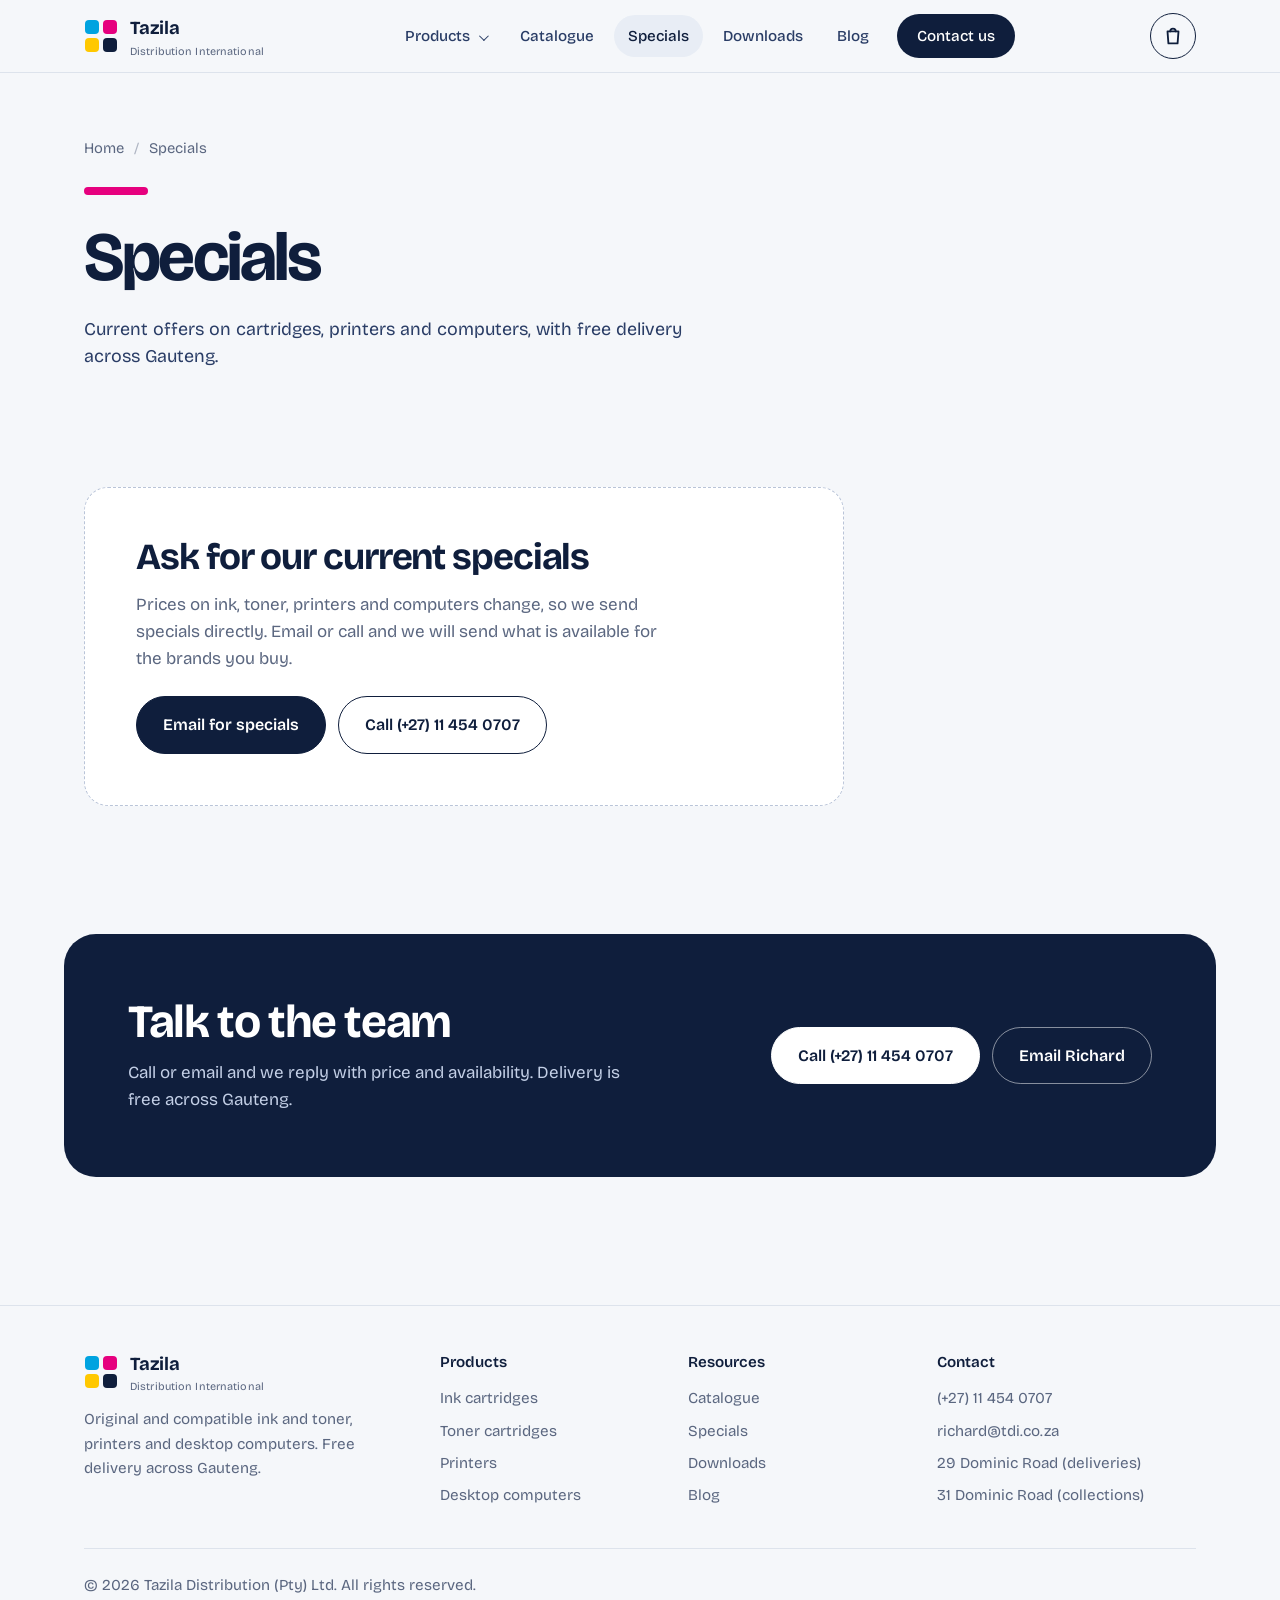
<file: specials.html>
<!doctype html>
<html lang="en-ZA">
<head>
<meta charset="utf-8">
<meta name="viewport" content="width=device-width, initial-scale=1">
<title>Specials | Tazila Distribution International</title>
<meta name="description" content="Current specials on ink, toner, printers and computers from Tazila Distribution International.">
<link rel="preconnect" href="https://fonts.googleapis.com">
<link rel="preconnect" href="https://fonts.gstatic.com" crossorigin>
<link href="https://fonts.googleapis.com/css2?family=Bricolage+Grotesque:opsz,wght@12..96,300..800&display=swap" rel="stylesheet">
<link rel="stylesheet" href="styles.css">
</head>
<body>
<a class="skip" href="#main">Skip to content</a>
<header class="nav">
  <div class="wrap">
    <a class="brand" href="index.html" aria-label="Tazila Distribution International, home">
      <svg class="brand-mark" viewBox="0 0 34 34" aria-hidden="true">
        <rect x="1" y="1" width="14" height="14" rx="4" fill="#00A3E0"/>
        <rect x="19" y="1" width="14" height="14" rx="4" fill="#E6007E"/>
        <rect x="1" y="19" width="14" height="14" rx="4" fill="#FFC800"/>
        <rect x="19" y="19" width="14" height="14" rx="4" fill="#0F1E3C"/>
      </svg>
      <span>Tazila<small>Distribution International</small></span>
    </a>
    <ul class="menu" id="menu">
      <li class="has-sub">
        <a href="index.html#products">Products</a>
        <ul class="sub">
          <li><a href="ink-cartridges.html"><span class="dot" style="background:var(--c)"></span>Ink cartridges</a></li>
          <li><a href="toner-cartridges.html"><span class="dot" style="background:var(--m)"></span>Toner cartridges</a></li>
          <li><a href="printers.html"><span class="dot" style="background:var(--y)"></span>Printers</a></li>
          <li><a href="desktop-computers.html"><span class="dot" style="background:var(--k)"></span>Desktop computers</a></li>
        </ul>
      </li>
      <li><a href="catalogue.html">Catalogue</a></li>
      <li><a href="specials.html" aria-current="page">Specials</a></li>
      <li><a href="downloads.html">Downloads</a></li>
      <li><a href="blog.html">Blog</a></li>
      <li><a class="cta" href="index.html#contact">Contact us</a></li>
    </ul>
    <button class="cart-btn" type="button" data-cart hidden aria-label="Open cart, empty"><svg viewBox="0 0 24 24" fill="none" stroke="currentColor" stroke-width="2" stroke-linecap="round" stroke-linejoin="round" aria-hidden="true"><path d="M6 7h12l-1 13H7L6 7z"/><path d="M9 7a3 3 0 0 1 6 0"/></svg><span class="cart-count" data-n="0" aria-hidden="true">0</span></button>
    <button class="burger" aria-label="Open menu" aria-expanded="false" aria-controls="menu"><span></span><span></span><span></span></button>
  </div>
</header>
<main id="main">
<section class="page-hero" style="--acc:var(--m)">
  <div class="wrap">
    <ul class="crumbs" aria-label="Breadcrumb">
        <li><a href="index.html">Home</a></li>
        <li aria-current="page">Specials</li>
      </ul>
    <div class="accent-bar"></div>
    <h1>Specials</h1>
    <p class="lead">Current offers on cartridges, printers and computers, with free delivery across Gauteng.</p>
  </div>
</section>
<section class="sec" style="padding-top:0">
  <div class="wrap">
    <div class="toolbar" id="specials-filter" role="group" aria-label="Filter specials by brand"></div>
    <div class="items" id="specials-list" aria-live="polite"></div>
    <div class="empty" id="specials-empty">
      <h2>Ask for our current specials</h2>
      <p>Prices on ink, toner, printers and computers change, so we send specials directly. Email or call and we will send what is available for the brands you buy.</p>
      <div class="actions">
        <a class="btn btn-solid" href="mailto:richard@tdi.co.za?subject=Current%20specials">Email for specials</a>
        <a class="btn btn-line" href="tel:+27114540707">Call (+27) 11 454 0707</a>
      </div>
    </div>
  </div>
</section>

<section class="cta-band" aria-label="Get in touch">
  <div>
    <h2>Talk to the team</h2>
    <p>Call or email and we reply with price and availability. Delivery is free across Gauteng.</p>
  </div>
  <div class="actions">
    <a class="btn btn-solid" href="tel:+27114540707">Call (+27) 11 454 0707</a>
    <a class="btn btn-line" href="mailto:richard@tdi.co.za">Email Richard</a>
  </div>
</section>

</main>
<footer>
  <div class="wrap">
    <div class="foot">
      <div>
        <a class="brand" href="index.html" aria-label="Tazila Distribution International, home">
          <svg class="brand-mark" viewBox="0 0 34 34" aria-hidden="true">
        <rect x="1" y="1" width="14" height="14" rx="4" fill="#00A3E0"/>
        <rect x="19" y="1" width="14" height="14" rx="4" fill="#E6007E"/>
        <rect x="1" y="19" width="14" height="14" rx="4" fill="#FFC800"/>
        <rect x="19" y="19" width="14" height="14" rx="4" fill="#0F1E3C"/>
      </svg>
          <span>Tazila<small>Distribution International</small></span>
        </a>
        <p>Original and compatible ink and toner, printers and desktop computers. Free delivery across Gauteng.</p>
      </div>
      <div>
        <h2>Products</h2>
        <ul>
          <li><a href="ink-cartridges.html">Ink cartridges</a></li>
          <li><a href="toner-cartridges.html">Toner cartridges</a></li>
          <li><a href="printers.html">Printers</a></li>
          <li><a href="desktop-computers.html">Desktop computers</a></li>
        </ul>
      </div>
      <div>
        <h2>Resources</h2>
        <ul>
          <li><a href="catalogue.html">Catalogue</a></li>
          <li><a href="specials.html">Specials</a></li>
          <li><a href="downloads.html">Downloads</a></li>
          <li><a href="blog.html">Blog</a></li>
        </ul>
      </div>
      <div>
        <h2>Contact</h2>
        <ul>
          <li><a href="tel:+27114540707">(+27) 11 454 0707</a></li>
          <li><a href="mailto:richard@tdi.co.za">richard@tdi.co.za</a></li>
          <li>29 Dominic Road (deliveries)</li>
          <li>31 Dominic Road (collections)</li>
        </ul>
      </div>
    </div>
    <p class="foot-bottom">&copy; <span id="yr">2026</span> Tazila Distribution (Pty) Ltd. All rights reserved.</p>
  </div>
</footer>
<script src="data.js"></script>
<script src="site.js"></script>
</body>
</html>
</file>
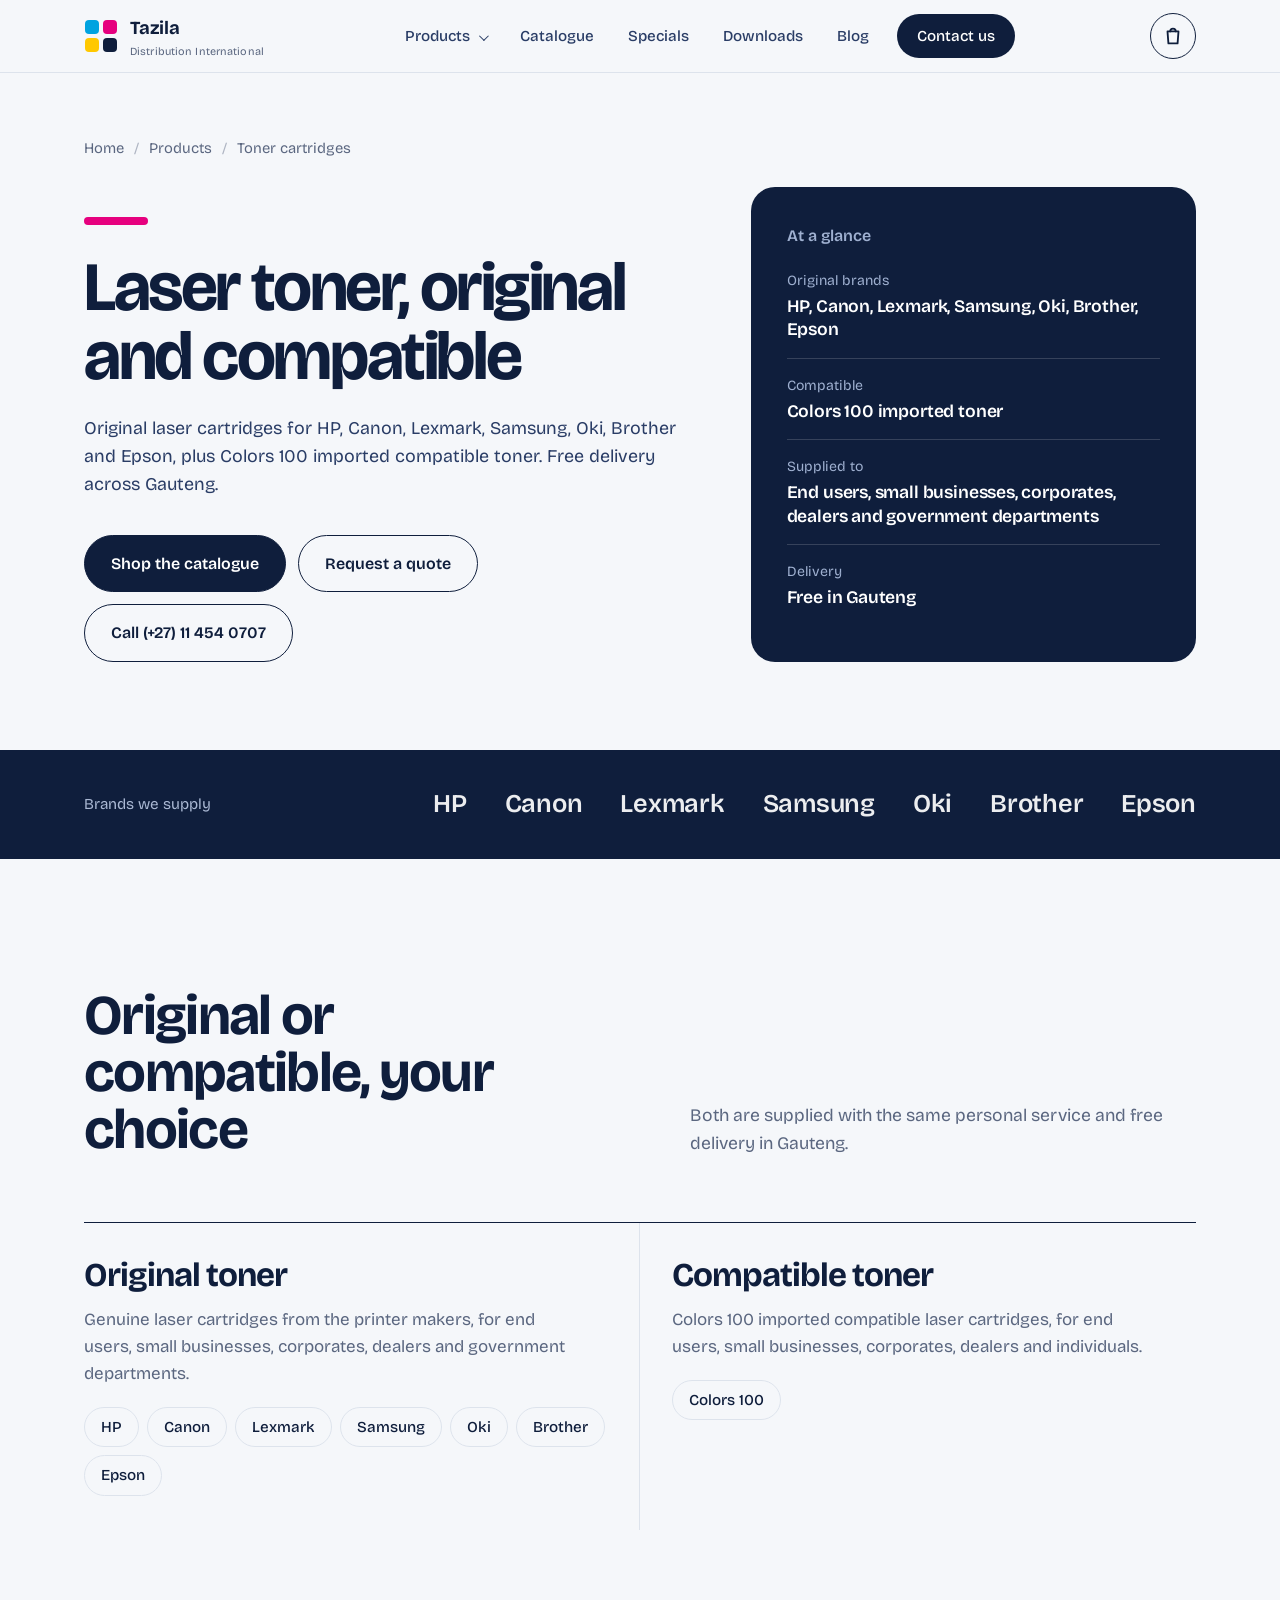
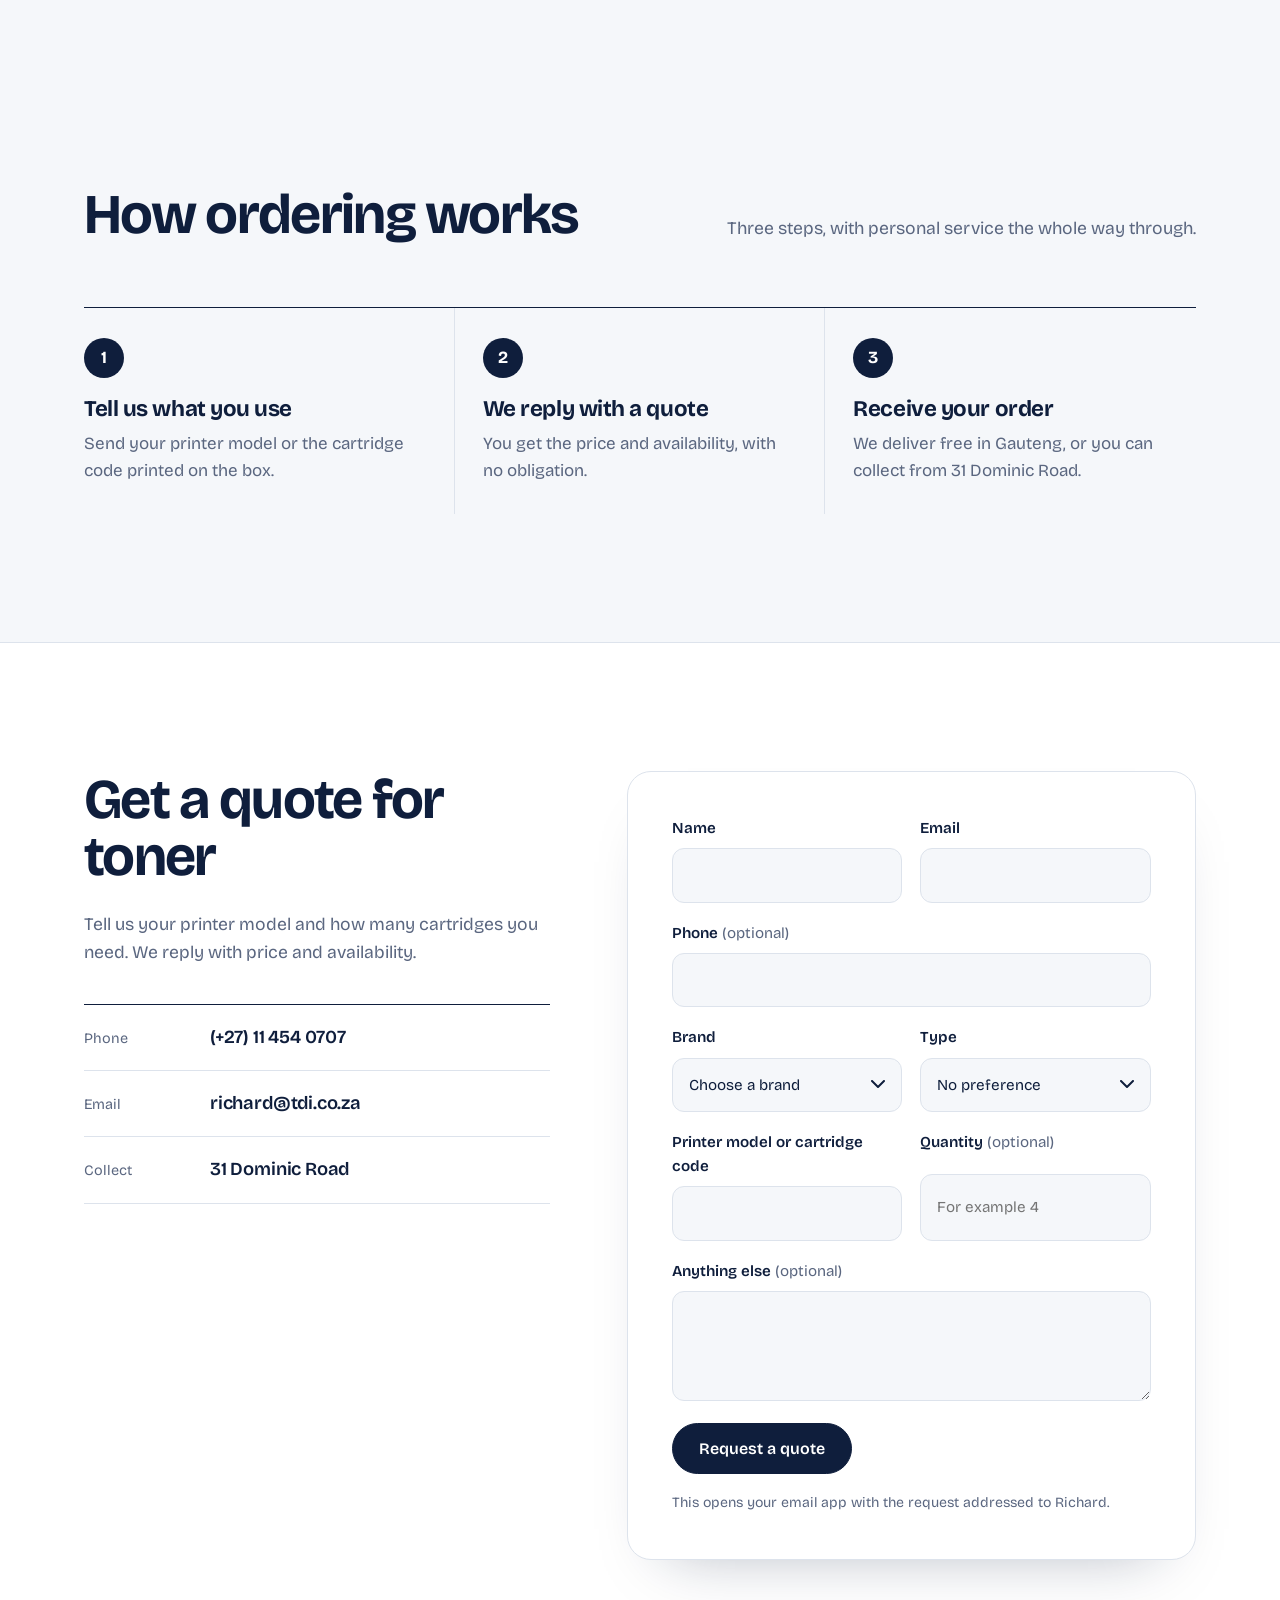
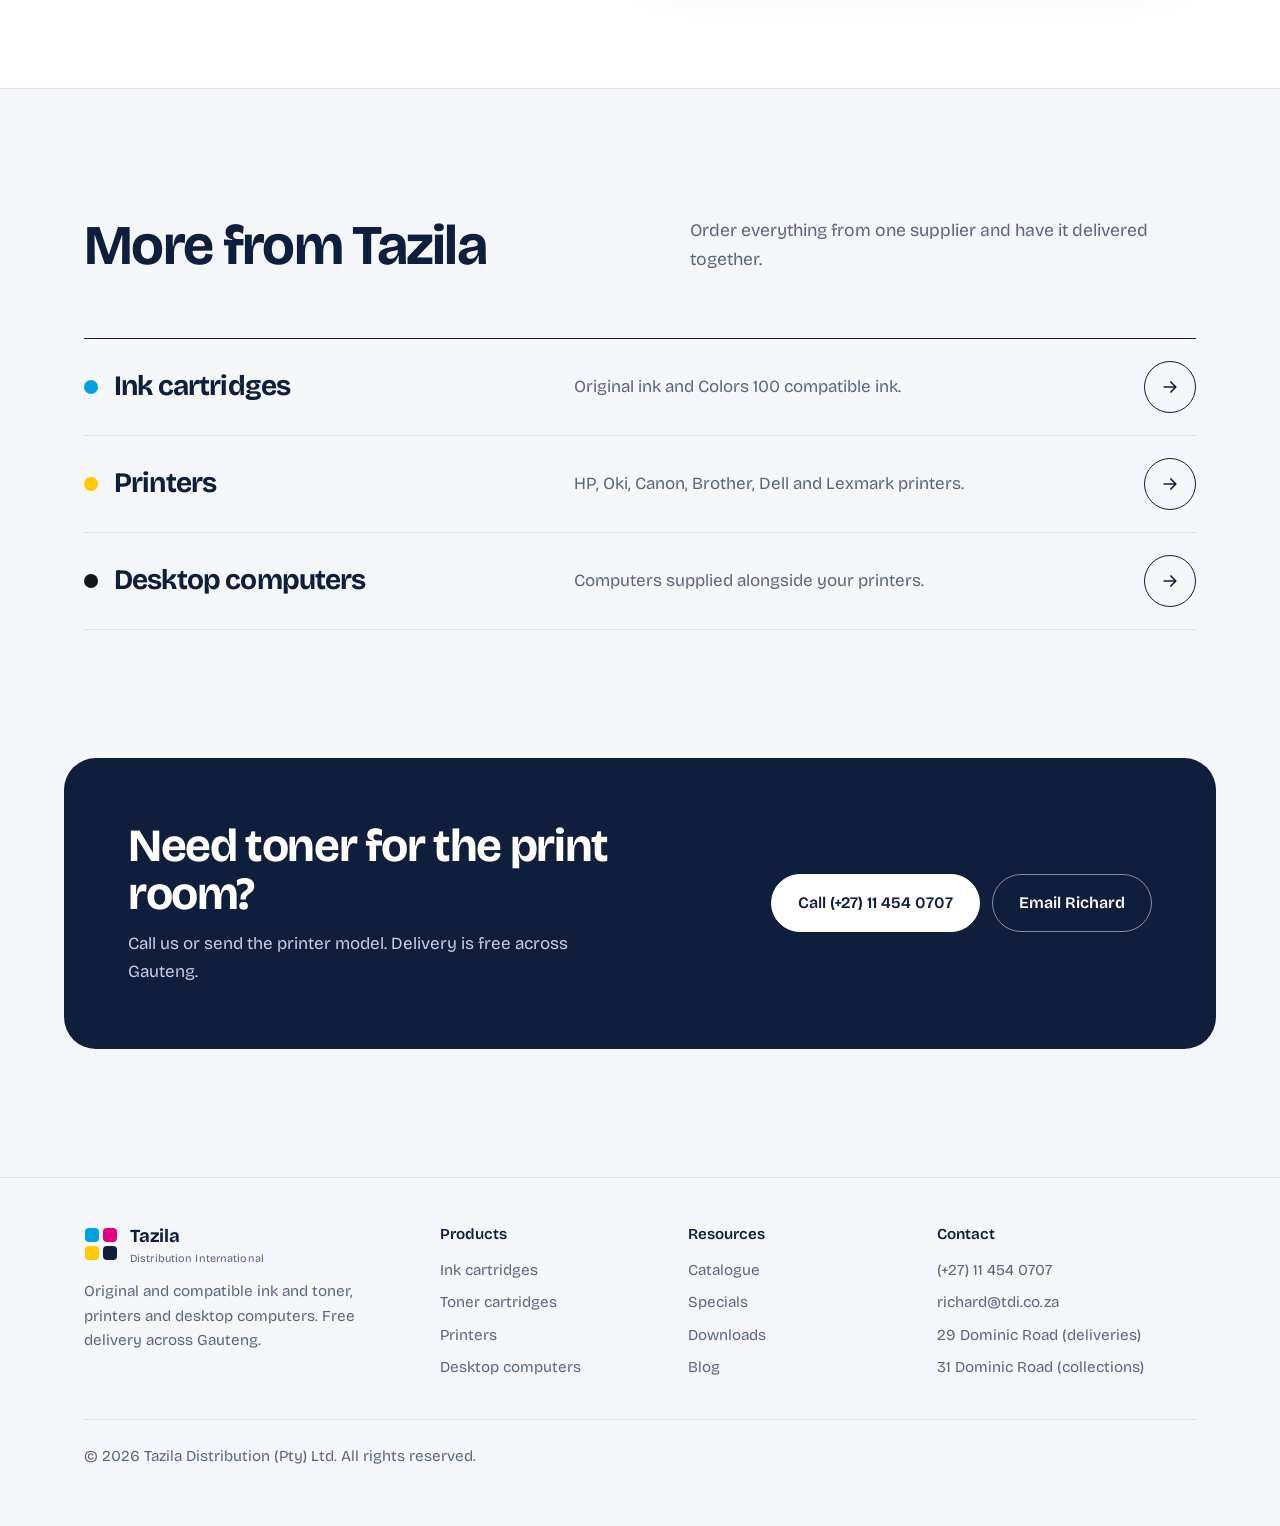
<file: toner-cartridges.html>
<!doctype html>
<html lang="en-ZA">
<head>
<meta charset="utf-8">
<meta name="viewport" content="width=device-width, initial-scale=1">
<title>Toner Cartridges | Tazila Distribution International</title>
<meta name="description" content="Original laser toner cartridges for HP, Canon, Lexmark, Samsung, Oki, Brother and Epson plus Colors 100 compatible toner. Free delivery in Gauteng.">
<link rel="preconnect" href="https://fonts.googleapis.com">
<link rel="preconnect" href="https://fonts.gstatic.com" crossorigin>
<link href="https://fonts.googleapis.com/css2?family=Bricolage+Grotesque:opsz,wght@12..96,300..800&display=swap" rel="stylesheet">
<link rel="stylesheet" href="styles.css">
</head>
<body>
<a class="skip" href="#main">Skip to content</a>
<header class="nav">
  <div class="wrap">
    <a class="brand" href="index.html" aria-label="Tazila Distribution International, home">
      <svg class="brand-mark" viewBox="0 0 34 34" aria-hidden="true">
        <rect x="1" y="1" width="14" height="14" rx="4" fill="#00A3E0"/>
        <rect x="19" y="1" width="14" height="14" rx="4" fill="#E6007E"/>
        <rect x="1" y="19" width="14" height="14" rx="4" fill="#FFC800"/>
        <rect x="19" y="19" width="14" height="14" rx="4" fill="#0F1E3C"/>
      </svg>
      <span>Tazila<small>Distribution International</small></span>
    </a>
    <ul class="menu" id="menu">
      <li class="has-sub">
        <a href="index.html#products">Products</a>
        <ul class="sub">
          <li><a href="ink-cartridges.html"><span class="dot" style="background:var(--c)"></span>Ink cartridges</a></li>
          <li><a href="toner-cartridges.html"><span class="dot" style="background:var(--m)"></span>Toner cartridges</a></li>
          <li><a href="printers.html"><span class="dot" style="background:var(--y)"></span>Printers</a></li>
          <li><a href="desktop-computers.html"><span class="dot" style="background:var(--k)"></span>Desktop computers</a></li>
        </ul>
      </li>
      <li><a href="catalogue.html">Catalogue</a></li>
      <li><a href="specials.html">Specials</a></li>
      <li><a href="downloads.html">Downloads</a></li>
      <li><a href="blog.html">Blog</a></li>
      <li><a class="cta" href="index.html#contact">Contact us</a></li>
    </ul>
    <button class="cart-btn" type="button" data-cart hidden aria-label="Open cart, empty"><svg viewBox="0 0 24 24" fill="none" stroke="currentColor" stroke-width="2" stroke-linecap="round" stroke-linejoin="round" aria-hidden="true"><path d="M6 7h12l-1 13H7L6 7z"/><path d="M9 7a3 3 0 0 1 6 0"/></svg><span class="cart-count" data-n="0" aria-hidden="true">0</span></button>
    <button class="burger" aria-label="Open menu" aria-expanded="false" aria-controls="menu"><span></span><span></span><span></span></button>
  </div>
</header>
<main id="main">
<section class="page-hero" style="--acc:var(--m)">
  <div class="wrap">
    <ul class="crumbs" aria-label="Breadcrumb">
        <li><a href="index.html">Home</a></li>
        <li><a href="index.html#products">Products</a></li>
        <li aria-current="page">Toner cartridges</li>
      </ul>
    <div class="grid">
      <div>
        <div class="accent-bar"></div>
        <h1>Laser toner, original and compatible</h1>
        <p class="lead">Original laser cartridges for HP, Canon, Lexmark, Samsung, Oki, Brother and Epson, plus Colors 100 imported compatible toner. Free delivery across Gauteng.</p>
        <div class="actions">
          <a class="btn btn-solid" href="catalogue.html?cat=toner">Shop the catalogue</a><a class="btn btn-line" href="#enquire">Request a quote</a>
          <a class="btn btn-line" href="tel:+27114540707">Call (+27) 11 454 0707</a>
        </div>
      </div>
      <aside class="glance" aria-label="At a glance"><h2>At a glance</h2><dl><div><dt>Original brands</dt><dd>HP, Canon, Lexmark, Samsung, Oki, Brother, Epson</dd></div><div><dt>Compatible</dt><dd>Colors 100 imported toner</dd></div><div><dt>Supplied to</dt><dd>End users, small businesses, corporates, dealers and government departments</dd></div><div><dt>Delivery</dt><dd>Free in Gauteng</dd></div></dl></aside>
    </div>
  </div>
</section>

<div class="brands">
  <div class="wrap">
    <p>Brands we supply</p>
    <ul class="brand-list"><li>HP</li><li>Canon</li><li>Lexmark</li><li>Samsung</li><li>Oki</li><li>Brother</li><li>Epson</li></ul>
  </div>
</div>

<section class="sec">
  <div class="wrap">
    <div class="sec-head">
      <h2>Original or compatible, your choice</h2>
      <p>Both are supplied with the same personal service and free delivery in Gauteng.</p>
    </div>
    <div class="offer-grid" style="--n:2"><div class="offer"><h3>Original toner</h3><p>Genuine laser cartridges from the printer makers, for end users, small businesses, corporates, dealers and government departments.</p><ul class="chips"><li>HP</li><li>Canon</li><li>Lexmark</li><li>Samsung</li><li>Oki</li><li>Brother</li><li>Epson</li></ul></div><div class="offer"><h3>Compatible toner</h3><p>Colors 100 imported compatible laser cartridges, for end users, small businesses, corporates, dealers and individuals.</p><ul class="chips"><li>Colors 100</li></ul></div></div>
  </div>
</section>

<section class="sec">
  <div class="wrap">
    <div class="sec-head">
      <h2>How ordering works</h2>
      <p>Three steps, with personal service the whole way through.</p>
    </div>
    <div class="steps"><div class="step"><h3>Tell us what you use</h3><p>Send your printer model or the cartridge code printed on the box.</p></div><div class="step"><h3>We reply with a quote</h3><p>You get the price and availability, with no obligation.</p></div><div class="step"><h3>Receive your order</h3><p>We deliver free in Gauteng, or you can collect from 31 Dominic Road.</p></div></div>
  </div>
</section>

<section class="sec tint" id="enquire">
  <div class="wrap contact-grid">
    <div>
      <h2>Get a quote for toner</h2>
      <p class="who-copy">Tell us your printer model and how many cartridges you need. We reply with price and availability.</p>
      <div class="c-list">
        <div class="c-item"><small>Phone</small><a href="tel:+27114540707">(+27) 11 454 0707</a></div>
        <div class="c-item"><small>Email</small><a href="mailto:richard@tdi.co.za">richard@tdi.co.za</a></div>
        <div class="c-item"><small>Collect</small><span>31 Dominic Road</span></div>
      </div>
    </div>
    <form data-mailto="richard@tdi.co.za" data-subject="Toner cartridge quote" novalidate>
      <div class="f2">
        <label>Name<input name="Name" autocomplete="name" required></label>
        <label>Email<input type="email" name="Email" autocomplete="email" required></label>
      </div>
      <label><span>Phone <span class="opt">(optional)</span></span><input type="tel" name="Phone" autocomplete="tel"></label>
      <div class="f2"><label>Brand<select name="Brand"><option value="">Choose a brand</option><option>HP</option><option>Canon</option><option>Lexmark</option><option>Samsung</option><option>Oki</option><option>Brother</option><option>Epson</option><option>Other</option></select></label><label>Type<select name="Type"><option value="">No preference</option><option>Original</option><option>Compatible (Colors 100)</option></select></label></div>
      <div class="f2"><label>Printer model or cartridge code<input name="Printer model or cartridge code"></label><label><span>Quantity <span class="opt">(optional)</span></span><input name="Quantity" inputmode="numeric" placeholder="For example 4"></label></div>
      <label><span>Anything else <span class="opt">(optional)</span></span><textarea name="Notes" style="min-height:110px"></textarea></label>
      <button class="btn btn-solid" type="submit">Request a quote</button>
      <p class="fine status" role="status">This opens your email app with the request addressed to Richard.</p>
    </form>
  </div>
</section>

<section class="sec">
  <div class="wrap">
    <div class="sec-head">
      <h2>More from Tazila</h2>
      <p>Order everything from one supplier and have it delivered together.</p>
    </div>
    <div class="rows compact">
      <a class="row" href="ink-cartridges.html">
        <h3><span class="dot" style="background:var(--c)"></span>Ink cartridges</h3>
        <p>Original ink and Colors 100 compatible ink.</p>
        <span class="go" aria-hidden="true"><svg viewBox="0 0 24 24" fill="none" stroke="currentColor" stroke-width="2" stroke-linecap="round" stroke-linejoin="round"><path d="M5 12h14M13 6l6 6-6 6"/></svg></span>
      </a>
      <a class="row" href="printers.html">
        <h3><span class="dot" style="background:var(--y)"></span>Printers</h3>
        <p>HP, Oki, Canon, Brother, Dell and Lexmark printers.</p>
        <span class="go" aria-hidden="true"><svg viewBox="0 0 24 24" fill="none" stroke="currentColor" stroke-width="2" stroke-linecap="round" stroke-linejoin="round"><path d="M5 12h14M13 6l6 6-6 6"/></svg></span>
      </a>
      <a class="row" href="desktop-computers.html">
        <h3><span class="dot" style="background:var(--k)"></span>Desktop computers</h3>
        <p>Computers supplied alongside your printers.</p>
        <span class="go" aria-hidden="true"><svg viewBox="0 0 24 24" fill="none" stroke="currentColor" stroke-width="2" stroke-linecap="round" stroke-linejoin="round"><path d="M5 12h14M13 6l6 6-6 6"/></svg></span>
      </a>
    </div>
  </div>
</section>

<section class="cta-band" aria-label="Get in touch">
  <div>
    <h2>Need toner for the print room?</h2>
    <p>Call us or send the printer model. Delivery is free across Gauteng.</p>
  </div>
  <div class="actions">
    <a class="btn btn-solid" href="tel:+27114540707">Call (+27) 11 454 0707</a>
    <a class="btn btn-line" href="mailto:richard@tdi.co.za">Email Richard</a>
  </div>
</section>

</main>
<footer>
  <div class="wrap">
    <div class="foot">
      <div>
        <a class="brand" href="index.html" aria-label="Tazila Distribution International, home">
          <svg class="brand-mark" viewBox="0 0 34 34" aria-hidden="true">
        <rect x="1" y="1" width="14" height="14" rx="4" fill="#00A3E0"/>
        <rect x="19" y="1" width="14" height="14" rx="4" fill="#E6007E"/>
        <rect x="1" y="19" width="14" height="14" rx="4" fill="#FFC800"/>
        <rect x="19" y="19" width="14" height="14" rx="4" fill="#0F1E3C"/>
      </svg>
          <span>Tazila<small>Distribution International</small></span>
        </a>
        <p>Original and compatible ink and toner, printers and desktop computers. Free delivery across Gauteng.</p>
      </div>
      <div>
        <h2>Products</h2>
        <ul>
          <li><a href="ink-cartridges.html">Ink cartridges</a></li>
          <li><a href="toner-cartridges.html">Toner cartridges</a></li>
          <li><a href="printers.html">Printers</a></li>
          <li><a href="desktop-computers.html">Desktop computers</a></li>
        </ul>
      </div>
      <div>
        <h2>Resources</h2>
        <ul>
          <li><a href="catalogue.html">Catalogue</a></li>
          <li><a href="specials.html">Specials</a></li>
          <li><a href="downloads.html">Downloads</a></li>
          <li><a href="blog.html">Blog</a></li>
        </ul>
      </div>
      <div>
        <h2>Contact</h2>
        <ul>
          <li><a href="tel:+27114540707">(+27) 11 454 0707</a></li>
          <li><a href="mailto:richard@tdi.co.za">richard@tdi.co.za</a></li>
          <li>29 Dominic Road (deliveries)</li>
          <li>31 Dominic Road (collections)</li>
        </ul>
      </div>
    </div>
    <p class="foot-bottom">&copy; <span id="yr">2026</span> Tazila Distribution (Pty) Ltd. All rights reserved.</p>
  </div>
</footer>
<script src="data.js"></script>
<script src="site.js"></script>
</body>
</html>
</file>
<file: styles.css>
:root{
  --ink:#0F1E3C;
  --ink-2:#17294f;
  --ink-3:#2a3d66;
  --paper:#F5F7FA;
  --white:#ffffff;
  --line:#dde3ec;
  --muted:#5b6780;
  --c:#00A3E0;
  --m:#E6007E;
  --y:#FFC800;
  --k:#14161A;
  --radius:14px;
  --gutter:clamp(20px,5vw,64px);
  --max:1240px;
}
*{box-sizing:border-box;margin:0;padding:0}
html{scroll-behavior:smooth;-webkit-text-size-adjust:100%}
body{
  font-family:"Bricolage Grotesque",system-ui,-apple-system,"Segoe UI",sans-serif;
  background:var(--paper);color:var(--ink);
  font-size:17px;line-height:1.6;font-optical-sizing:auto;
  -webkit-font-smoothing:antialiased;
}
img,svg{display:block;max-width:100%}
a{color:inherit;text-decoration:none}
:focus-visible{outline:3px solid var(--c);outline-offset:3px;border-radius:4px}
.wrap{width:100%;max-width:var(--max);margin:0 auto;padding:0 var(--gutter)}
.skip{position:absolute;left:-999px;top:8px;background:var(--ink);color:#fff;padding:10px 16px;border-radius:8px;z-index:100}
.skip:focus{left:8px}

/* ---------- NAV ---------- */
.nav{
  position:sticky;top:0;z-index:50;
  background:rgba(245,247,250,.86);
  backdrop-filter:saturate(1.4) blur(14px);-webkit-backdrop-filter:saturate(1.4) blur(14px);
  border-bottom:1px solid var(--line);
}
.nav .wrap{display:flex;align-items:center;justify-content:space-between;height:72px;gap:24px}
.brand{display:flex;align-items:center;gap:12px;font-weight:700;letter-spacing:-.01em;font-size:1.15rem}
.brand-mark{width:34px;height:34px;flex:none}
.brand small{display:block;font-weight:400;font-size:.68rem;color:var(--muted);letter-spacing:.01em;line-height:1.1;margin-top:2px}
.menu{display:flex;align-items:center;gap:6px;list-style:none}
.menu a{display:block;padding:9px 14px;border-radius:999px;font-size:.95rem;font-weight:500;color:var(--ink-3);transition:background .2s,color .2s}
.menu a:hover{background:#e8edf5;color:var(--ink)}
.menu .cta{background:var(--ink);color:#fff;margin-left:8px;padding:10px 20px}
.menu .cta:hover{background:var(--ink-2);color:#fff}
.burger{display:none;background:none;border:1px solid var(--line);border-radius:10px;width:44px;height:44px;cursor:pointer;color:var(--ink)}
.burger span{display:block;width:18px;height:2px;background:currentColor;margin:4px auto;transition:transform .25s,opacity .25s}
.burger[aria-expanded="true"] span:nth-child(1){transform:translateY(6px) rotate(45deg)}
.burger[aria-expanded="true"] span:nth-child(2){opacity:0}
.burger[aria-expanded="true"] span:nth-child(3){transform:translateY(-6px) rotate(-45deg)}

/* ---------- HERO ---------- */
.hero{padding:clamp(40px,7vw,88px) 0 clamp(56px,8vw,104px)}
.hero-grid{display:grid;grid-template-columns:1.08fr .92fr;gap:clamp(32px,5vw,72px);align-items:center}
.hero h1{
  font-size:clamp(2.6rem,6.2vw,5.4rem);
  line-height:.98;letter-spacing:-.035em;font-weight:700;
  font-variation-settings:"opsz" 96;
  max-width:13ch;
}
.hero p.lead{margin-top:28px;font-size:clamp(1.05rem,1.5vw,1.25rem);color:var(--ink-3);max-width:52ch;line-height:1.55}
.actions{display:flex;flex-wrap:wrap;gap:12px;margin-top:36px}
.btn{
  display:inline-flex;align-items:center;gap:10px;
  padding:15px 26px;border-radius:999px;font-weight:600;font-size:1rem;
  border:1.5px solid var(--ink);transition:transform .2s,background .2s,color .2s,box-shadow .2s;cursor:pointer;font-family:inherit
}
.btn-solid{background:var(--ink);color:#fff}
.btn-solid:hover{background:var(--ink-2);transform:translateY(-2px);box-shadow:0 10px 24px -10px rgba(15,30,60,.55)}
.btn-line{background:transparent;color:var(--ink)}
.btn-line:hover{background:var(--ink);color:#fff}
.hero-facts{display:flex;flex-wrap:wrap;gap:10px 28px;margin-top:44px;padding-top:28px;border-top:1px solid var(--line);font-size:.95rem;color:var(--ink-3)}
.hero-facts li{list-style:none;display:flex;align-items:center;gap:10px}
.dot{width:9px;height:9px;border-radius:50%;flex:none}

/* ink tanks panel */
.panel{
  position:relative;background:var(--ink);border-radius:28px;
  padding:clamp(28px,4vw,48px);color:#fff;overflow:hidden;
  aspect-ratio:1/1.04;display:flex;flex-direction:column;justify-content:space-between;
}
.panel::before{
  content:"";position:absolute;inset:0;
  background:radial-gradient(circle at 80% 0%,rgba(0,163,224,.22),transparent 55%);
  pointer-events:none
}
.tanks{position:relative;flex:1;display:grid;grid-template-columns:repeat(4,1fr);gap:clamp(12px,2.2vw,24px);align-items:end;min-height:0}
.tank{position:relative;display:flex;flex-direction:column;align-items:center;gap:12px;height:100%}
.tank-body{
  position:relative;width:100%;flex:1;border-radius:18px 18px 22px 22px;
  background:rgba(255,255,255,.06);border:1.5px solid rgba(255,255,255,.22);overflow:hidden;
}
.tank-fill{
  position:absolute;left:0;right:0;bottom:0;height:var(--lvl);
  transform-origin:bottom;transform:scaleY(0);
  animation:fill 1.6s cubic-bezier(.2,.7,.2,1) forwards;animation-delay:var(--d);
}
.tank-fill::after{
  content:"";position:absolute;left:0;right:0;top:0;height:8px;background:rgba(255,255,255,.35);filter:blur(1px)
}
.tank-body::after{
  content:"";position:absolute;left:12%;top:8%;bottom:8%;width:7%;border-radius:8px;
  background:linear-gradient(rgba(255,255,255,.28),rgba(255,255,255,0));
}
.tank-label{font-weight:700;font-size:1.1rem;letter-spacing:.02em}
@keyframes fill{to{transform:scaleY(1)}}
.panel-foot{position:relative;margin-top:28px;font-size:.98rem;color:#c8d3e8;max-width:34ch;line-height:1.5}
.panel-foot strong{color:#fff;font-weight:600}

/* ---------- BRANDS ---------- */
.brands{background:var(--ink);color:#fff;padding:34px 0}
.brands .wrap{display:flex;flex-wrap:wrap;align-items:center;justify-content:space-between;gap:18px 40px}
.brands p{font-size:.95rem;color:#aab8d3;max-width:24ch;line-height:1.35}
.brand-list{display:flex;flex-wrap:wrap;gap:12px 38px;list-style:none;font-size:clamp(1.15rem,2.2vw,1.6rem);font-weight:600;letter-spacing:-.01em}
.brand-list li{opacity:.92}

/* ---------- SECTION BASE ---------- */
section{position:relative}
.sec{padding:clamp(72px,10vw,132px) 0}
.sec-head{display:grid;grid-template-columns:1fr 1fr;gap:24px 64px;align-items:end;margin-bottom:clamp(36px,5vw,64px)}
.sec h2{font-size:clamp(2rem,4.4vw,3.5rem);line-height:1.02;letter-spacing:-.03em;font-weight:700;max-width:16ch}
.sec-head p{color:var(--muted);font-size:1.1rem;max-width:46ch;justify-self:end}

/* ---------- PRODUCTS (rows) ---------- */
.rows{border-top:1.5px solid var(--ink)}
.row{
  display:grid;grid-template-columns:minmax(0,1.1fr) minmax(0,1.3fr) auto;gap:20px 48px;align-items:center;
  padding:clamp(24px,3vw,38px) 0;border-bottom:1px solid var(--line);position:relative;
  transition:padding .3s,background .3s
}
.row:hover{background:var(--white);padding-left:20px;padding-right:20px}
.row h3{font-size:clamp(1.6rem,3.2vw,2.6rem);letter-spacing:-.03em;line-height:1.05;font-weight:700;display:flex;align-items:center;gap:16px}
.row h3 .dot{width:14px;height:14px}
.row p{color:var(--muted);max-width:44ch}
.row .go{
  width:52px;height:52px;border-radius:50%;border:1.5px solid var(--ink);display:grid;place-items:center;
  transition:background .2s,color .2s,transform .2s
}
.row:hover .go{background:var(--ink);color:#fff;transform:rotate(-45deg)}
.row .go svg{width:20px;height:20px}
.alt-note{margin-top:28px;padding:22px 26px;background:var(--white);border:1px solid var(--line);border-radius:var(--radius);display:flex;gap:14px;align-items:flex-start;color:var(--ink-3)}
.alt-note b{color:var(--ink)}

/* ---------- PARTNERS ---------- */
.partners{background:var(--white);border-top:1px solid var(--line);border-bottom:1px solid var(--line)}
.partner-grid{display:grid;grid-template-columns:repeat(4,1fr);border-top:1.5px solid var(--ink)}
.partner{padding:34px 28px 34px 0;border-right:1px solid var(--line)}
.partner + .partner{padding-left:28px}
.partner:last-child{border-right:0}
.partner h3{font-size:clamp(2rem,3.4vw,3rem);letter-spacing:-.04em;font-weight:700;line-height:1}
.partner span{display:block;margin-top:10px;color:var(--muted);font-size:1rem}

/* ---------- WHO ---------- */
.who{display:grid;grid-template-columns:1fr 1fr;gap:clamp(32px,6vw,96px);align-items:start}
.who h2{max-width:14ch}
.who-list{list-style:none;border-top:1.5px solid var(--ink)}
.who-list li{padding:20px 0;border-bottom:1px solid var(--line);font-size:clamp(1.25rem,2.2vw,1.65rem);font-weight:600;letter-spacing:-.02em;display:flex;align-items:center;gap:16px}
.who-list li::before{content:"";width:10px;height:10px;border-radius:50%;background:var(--c);flex:none}
.who-list li:nth-child(2)::before{background:var(--m)}
.who-list li:nth-child(3)::before{background:var(--y)}
.who-list li:nth-child(4)::before{background:var(--k)}
.who-list li:nth-child(5)::before{background:var(--c)}
.who-copy{margin-top:26px;color:var(--muted);font-size:1.1rem;max-width:42ch}

/* ---------- DELIVERY ---------- */
.delivery{background:var(--ink);color:#fff;border-radius:32px;margin:0 var(--gutter);overflow:hidden}
.delivery-in{display:grid;grid-template-columns:1.2fr .8fr;gap:clamp(32px,5vw,80px);padding:clamp(36px,6vw,88px);align-items:center;position:relative}
.delivery h2{font-size:clamp(2.2rem,5vw,4.2rem);line-height:1;letter-spacing:-.035em;font-weight:700;max-width:12ch}
.delivery p{margin-top:24px;color:#c3cfe6;font-size:1.1rem;max-width:46ch}
.addr{display:grid;gap:18px}
.addr div{padding:22px 24px;border:1px solid rgba(255,255,255,.2);border-radius:var(--radius);background:rgba(255,255,255,.04)}
.addr small{display:block;color:#9fb0d0;font-size:.85rem;margin-bottom:4px}
.addr strong{font-size:1.5rem;letter-spacing:-.02em;font-weight:600}
.addr em{display:block;font-style:normal;color:#9fb0d0;font-size:.9rem;margin-top:4px}
.bee{display:flex;align-items:center;gap:14px;margin-top:34px;padding-top:26px;border-top:1px solid rgba(255,255,255,.18);color:#dbe4f5;font-size:1rem;max-width:52ch}
.bee svg{flex:none;width:28px;height:28px}

/* ---------- CONTACT ---------- */
.contact-grid{display:grid;grid-template-columns:.9fr 1.1fr;gap:clamp(32px,6vw,96px);align-items:start}
.contact h2{max-width:11ch}
.c-list{margin-top:36px;display:grid;gap:0;border-top:1.5px solid var(--ink)}
.c-item{padding:18px 0;border-bottom:1px solid var(--line);display:grid;grid-template-columns:110px 1fr;gap:16px;align-items:baseline}
.c-item small{color:var(--muted);font-size:.9rem}
.c-item a,.c-item span{font-size:1.15rem;font-weight:600;letter-spacing:-.01em;overflow-wrap:anywhere}
.c-item a{transition:color .2s}
.c-item a:hover{color:var(--c)}
form{background:var(--white);border:1px solid var(--line);border-radius:24px;padding:clamp(24px,3.5vw,44px);display:grid;gap:18px;box-shadow:0 30px 60px -40px rgba(15,30,60,.35)}
.f2{display:grid;grid-template-columns:1fr 1fr;gap:18px}
label{display:grid;gap:8px;font-weight:600;font-size:.95rem}
input,textarea{
  font:inherit;font-weight:400;color:var(--ink);background:var(--paper);
  border:1.5px solid var(--line);border-radius:12px;padding:14px 16px;width:100%;transition:border-color .2s,background .2s
}
textarea{min-height:150px;resize:vertical}
input:focus,textarea:focus{outline:none;border-color:var(--ink);background:#fff}
form .btn{justify-self:start;margin-top:4px}
.fine{font-size:.88rem;color:var(--muted)}

/* ---------- FOOTER ---------- */
footer{margin-top:clamp(72px,10vw,132px);border-top:1px solid var(--line);padding:44px 0 56px;color:var(--muted);font-size:.95rem}

.foot-links{display:flex;flex-wrap:wrap;gap:8px 24px;list-style:none}
.foot-links a:hover{color:var(--ink)}

/* ---------- ONE page-load moment ---------- */
.hero h1,.hero .lead,.hero .actions{animation:rise .9s cubic-bezier(.2,.7,.2,1) both}
.hero .lead{animation-delay:.12s}
.hero .actions{animation-delay:.22s}
@keyframes rise{from{opacity:0;transform:translateY(18px)}to{opacity:1;transform:none}}

/* ---------- RESPONSIVE ---------- */
@media (max-width:980px){
  .hero-grid,.who,.contact-grid,.delivery-in{grid-template-columns:1fr}
  .sec-head{grid-template-columns:1fr}
  .sec-head p{justify-self:start}
  .panel{aspect-ratio:auto;min-height:420px}
  .partner-grid{grid-template-columns:1fr 1fr}
  .partner{border-right:0;border-bottom:1px solid var(--line);padding:28px 20px 28px 0 !important}
  .partner:nth-child(even){padding-left:20px !important;border-left:1px solid var(--line)}
  .row{grid-template-columns:1fr auto}
  .row p{grid-column:1/2;grid-row:2}
  .row .go{grid-column:2;grid-row:1/3}
}
@media (max-width:860px){
  .burger{display:block}
  .menu{
    position:absolute;left:0;right:0;top:72px;background:var(--paper);
    flex-direction:column;align-items:stretch;padding:12px var(--gutter) 24px;gap:2px;
    border-bottom:1px solid var(--line);display:none
  }
  .menu.open{display:flex}
  .menu a{padding:14px 12px;font-size:1.05rem;border-radius:10px}
  .menu .cta{margin:10px 0 0;text-align:center}
}
@media (max-width:560px){
  body{font-size:16px}
  .f2{grid-template-columns:1fr}
  .c-item{grid-template-columns:1fr;gap:2px}
  .delivery{margin:0 12px;border-radius:24px}
  .brands .wrap{flex-direction:column;align-items:flex-start}
}
@media (prefers-reduced-motion:reduce){
  *{animation:none !important;transition:none !important}
  .tank-fill{transform:none !important}
  html{scroll-behavior:auto}
}

/* =====================================================
   Multi-page additions
   ===================================================== */
select{
  font:inherit;font-weight:400;color:var(--ink);background:var(--paper);
  border:1.5px solid var(--line);border-radius:12px;padding:14px 16px;width:100%;transition:border-color .2s,background .2s;
  appearance:none;-webkit-appearance:none;
  background-image:url("data:image/svg+xml,%3Csvg xmlns='http://www.w3.org/2000/svg' width='14' height='9' viewBox='0 0 14 9' fill='none' stroke='%230F1E3C' stroke-width='2' stroke-linecap='round' stroke-linejoin='round'%3E%3Cpath d='M1 1l6 6 6-6'/%3E%3C/svg%3E");
  background-repeat:no-repeat;background-position:right 16px center;padding-right:44px
}
select:focus{outline:none;border-color:var(--ink);background-color:#fff}
.opt{font-weight:400;color:var(--muted)}

/* nav dropdown */
.menu .has-sub{position:relative}
.menu .has-sub>a::after{content:"";display:inline-block;width:6px;height:6px;border-right:1.5px solid currentColor;border-bottom:1.5px solid currentColor;transform:rotate(45deg) translateY(-2px);margin-left:9px}
.menu .sub{
  position:absolute;top:100%;left:0;min-width:240px;list-style:none;
  background:#fff;border:1px solid var(--line);border-radius:16px;padding:8px;
  box-shadow:0 24px 48px -24px rgba(15,30,60,.35);
  opacity:0;visibility:hidden;transform:translateY(6px);transition:opacity .2s,transform .2s,visibility .2s
}
.menu .has-sub:hover .sub,.menu .has-sub:focus-within .sub{opacity:1;visibility:visible;transform:none}
.menu .sub a{border-radius:10px;display:flex;align-items:center;gap:12px}
.menu a[aria-current="page"]{background:#e8edf5;color:var(--ink)}
.menu .cta[aria-current="page"]{background:var(--ink);color:#fff}

/* page hero */
.crumbs{font-size:.92rem;color:var(--muted);display:flex;flex-wrap:wrap;gap:4px 10px;margin-bottom:26px;list-style:none}
.crumbs a:hover{color:var(--ink);text-decoration:underline;text-underline-offset:3px}
.crumbs li+li::before{content:"/";margin-right:10px;opacity:.45}
.page-hero{padding:clamp(36px,5vw,72px) 0 clamp(48px,7vw,88px)}
.page-hero .grid{display:grid;grid-template-columns:1.15fr .85fr;gap:clamp(32px,5vw,72px);align-items:end}
.accent-bar{width:64px;height:8px;border-radius:99px;background:var(--acc,var(--c));margin-bottom:28px}
.page-hero h1{font-size:clamp(2.4rem,5.4vw,4.6rem);line-height:1;letter-spacing:-.035em;font-weight:700;max-width:14ch;font-variation-settings:"opsz" 96}
.page-hero .lead{margin-top:24px;font-size:clamp(1.05rem,1.4vw,1.2rem);color:var(--ink-3);max-width:54ch;line-height:1.55}
.page-hero h1,.page-hero .lead,.page-hero .actions{animation:rise .8s cubic-bezier(.2,.7,.2,1) both}
.page-hero .lead{animation-delay:.1s}
.page-hero .actions{animation-delay:.2s}

.glance{background:var(--ink);color:#fff;border-radius:24px;padding:clamp(24px,3vw,36px)}
.glance h2{font-size:1rem;font-weight:600;color:#9fb0d0;margin-bottom:6px;letter-spacing:0;max-width:none}
.glance dl>div{padding:16px 0;border-top:1px solid rgba(255,255,255,.16)}
.glance dl>div:first-child{border-top:0}
.glance dt{color:#9fb0d0;font-size:.88rem}
.glance dd{font-size:1.1rem;font-weight:600;margin-top:2px;letter-spacing:-.01em;line-height:1.35}

/* offers */
.tint{background:var(--white);border-top:1px solid var(--line);border-bottom:1px solid var(--line)}
.offer-grid{display:grid;grid-template-columns:repeat(var(--n,2),1fr);border-top:1.5px solid var(--ink)}
.offer{padding:34px 32px 34px 0;border-right:1px solid var(--line)}
.offer+.offer{padding-left:32px}
.offer:last-child{border-right:0}
.offer h3{font-size:clamp(1.5rem,2.6vw,2.1rem);letter-spacing:-.03em;line-height:1.1;font-weight:700}
.offer p{margin-top:12px;color:var(--muted);max-width:44ch}
.chips{margin-top:20px;list-style:none;display:flex;flex-wrap:wrap;gap:8px}
.chips li{padding:7px 16px;border:1px solid var(--line);border-radius:999px;font-size:.95rem;font-weight:500;background:var(--paper)}
.tint .chips li{background:var(--paper)}

/* steps (a real sequence) */
.steps{display:grid;grid-template-columns:repeat(3,1fr);border-top:1.5px solid var(--ink);counter-reset:s}
.step{padding:30px 28px 30px 0;border-right:1px solid var(--line);counter-increment:s}
.step+.step{padding-left:28px}
.step:last-child{border-right:0}
.step::before{content:counter(s);display:grid;place-items:center;width:40px;height:40px;border-radius:50%;background:var(--ink);color:#fff;font-weight:700;margin-bottom:18px}
.step h3{font-size:1.4rem;letter-spacing:-.02em;line-height:1.15}
.step p{color:var(--muted);margin-top:8px;max-width:34ch}

.rows.compact .row h3{font-size:clamp(1.3rem,2.2vw,1.8rem)}
.rows.compact .row{padding:22px 0}
.rows.compact .row:hover{padding-left:20px;padding-right:20px}

/* data-driven lists */
.items{border-top:1.5px solid var(--ink);margin-top:8px}
.item{display:grid;grid-template-columns:1fr auto;gap:6px 32px;padding:26px 0;border-bottom:1px solid var(--line);align-items:center}
.item h3{font-size:clamp(1.3rem,2.4vw,1.7rem);letter-spacing:-.02em;line-height:1.15}
.item p{color:var(--muted);max-width:60ch}
.item .meta{color:var(--muted);font-size:.92rem}
.item .price{font-size:clamp(1.5rem,3vw,2.2rem);font-weight:700;letter-spacing:-.03em}
.item .side{display:grid;gap:12px;justify-items:end}
.btn-sm{padding:10px 20px;font-size:.92rem}
details.post{border-bottom:1px solid var(--line);padding:24px 0}
details.post summary{cursor:pointer;list-style:none;display:grid;grid-template-columns:1fr auto;gap:6px 24px;align-items:baseline}
details.post summary::-webkit-details-marker{display:none}
details.post summary h3{font-size:clamp(1.3rem,2.6vw,1.9rem);letter-spacing:-.025em;line-height:1.15}
details.post summary .meta{color:var(--muted);font-size:.92rem}
details.post summary p{grid-column:1/-1;color:var(--muted);max-width:60ch}
details.post .body{margin-top:18px;max-width:64ch;color:var(--ink-3);white-space:pre-line}
.empty{background:var(--white);border:1.5px dashed #b9c4d8;border-radius:24px;padding:clamp(28px,4vw,52px);display:grid;gap:14px;max-width:760px}
.empty h2{font-size:clamp(1.6rem,3vw,2.3rem);max-width:20ch}
.empty p{color:var(--muted);max-width:50ch}
.empty .actions{margin-top:10px}
.toolbar{display:flex;flex-wrap:wrap;gap:8px;margin-bottom:28px}
.toolbar button{font:inherit;font-weight:500;padding:8px 18px;border-radius:999px;border:1.5px solid var(--line);background:#fff;color:var(--ink-3);cursor:pointer;transition:background .2s,color .2s,border-color .2s}
.toolbar button[aria-pressed="true"],.toolbar button:hover{background:var(--ink);color:#fff;border-color:var(--ink)}

/* closing band */
.cta-band{background:var(--ink);color:#fff;border-radius:32px;margin:0 var(--gutter);padding:clamp(32px,5vw,64px);display:flex;flex-wrap:wrap;justify-content:space-between;align-items:center;gap:28px}
.cta-band h2{font-size:clamp(1.8rem,3.6vw,3rem);letter-spacing:-.03em;line-height:1.05;max-width:18ch;font-weight:700}
.cta-band p{margin-top:12px;color:#c3cfe6;max-width:46ch}
.cta-band .actions{margin-top:0}
.cta-band .btn-solid{background:#fff;color:var(--ink);border-color:#fff}
.cta-band .btn-solid:hover{background:#e8edf5}
.cta-band .btn-line{color:#fff;border-color:rgba(255,255,255,.5)}
.cta-band .btn-line:hover{background:#fff;color:var(--ink)}

/* footer */
footer .wrap{display:block}
.foot{display:grid;grid-template-columns:1.5fr 1fr 1fr 1.2fr;gap:36px 32px}
.foot h2{font-size:.95rem;font-weight:600;color:var(--ink);letter-spacing:0;margin-bottom:12px;max-width:none}
.foot ul{list-style:none;display:grid;gap:8px}
.foot a:hover{color:var(--ink);text-decoration:underline;text-underline-offset:3px}
.foot .brand{margin-bottom:14px;color:var(--ink)}
.foot p{max-width:34ch}
.foot-bottom{margin-top:40px;padding-top:24px;border-top:1px solid var(--line)}

@media (max-width:980px){
  .page-hero .grid{grid-template-columns:1fr;align-items:start}
  .offer-grid,.steps{grid-template-columns:1fr}
  .offer,.offer+.offer,.step,.step+.step{padding:28px 0;border-right:0;border-bottom:1px solid var(--line)}
  .foot{grid-template-columns:1fr 1fr}
  .item{grid-template-columns:1fr}
  .item .side{justify-items:start}
}
@media (max-width:860px){
  .menu .sub{position:static;opacity:1;visibility:visible;transform:none;box-shadow:none;border:0;padding:0 0 0 14px;min-width:0;background:transparent}
  .menu .has-sub>a::after{display:none}
  .menu{max-height:calc(100vh - 72px);overflow:auto}
}
@media (max-width:560px){
  .foot{grid-template-columns:1fr}
  .cta-band{margin:0 12px;border-radius:24px}
}

.items:empty,#blog-list:empty{display:none}

/* product listing */
.filters{display:grid;grid-template-columns:2fr 1fr 1fr;gap:16px;margin-bottom:12px;align-items:end}
.count{color:var(--muted);margin:10px 0 18px;font-size:.95rem}
.thumb{width:72px;height:72px;border-radius:12px;object-fit:contain;background:#fff;border:1px solid var(--line)}
.item.has-img{grid-template-columns:72px 1fr auto}
.item .code{font-weight:600;color:var(--ink-3)}
.more-wrap{margin-top:28px;display:flex;justify-content:center}
.no-match{padding:36px 0;color:var(--muted)}
@media (max-width:980px){
  .filters{grid-template-columns:1fr 1fr}
  .filters .search{grid-column:1/-1}
  .item.has-img{grid-template-columns:72px 1fr}
  .item.has-img .side{grid-column:1/-1}
}
@media (max-width:560px){.filters{grid-template-columns:1fr}}

.partner-note{margin-top:28px;color:var(--muted);max-width:70ch}
.partner-note a{color:var(--ink);font-weight:600;text-decoration:underline;text-underline-offset:3px}
.partner-note a:hover{color:var(--c)}

[hidden]{display:none !important}
details.post .body{white-space:normal}
details.post .body p{margin-top:14px}
details.post .body h4{margin-top:26px;font-size:1.15rem;letter-spacing:-.01em;color:var(--ink)}

/* cart button */
.cart-btn{position:relative;flex:none;width:46px;height:46px;border-radius:50%;border:1.5px solid var(--ink);background:transparent;color:var(--ink);display:grid;place-items:center;cursor:pointer;transition:background .2s,color .2s;margin-left:8px}
.cart-btn:hover{background:var(--ink);color:#fff}
.cart-btn svg{width:22px;height:22px}
.cart-count{position:absolute;top:-6px;right:-6px;min-width:22px;height:22px;padding:0 5px;border-radius:99px;background:var(--m);color:#fff;font-size:.78rem;font-weight:700;display:grid;place-items:center;line-height:1}
.cart-count[data-n="0"]{display:none}
.sr-only{position:absolute;width:1px;height:1px;overflow:hidden;clip:rect(0 0 0 0);white-space:nowrap}

/* product grid */
.pgrid{display:grid;grid-template-columns:repeat(auto-fill,minmax(250px,1fr));gap:20px;border-top:1.5px solid var(--ink);padding-top:24px}
.pcard{background:#fff;border:1px solid var(--line);border-radius:20px;display:flex;flex-direction:column;overflow:hidden;transition:border-color .2s}
.pcard:hover{border-color:var(--ink-3)}
.pmedia{aspect-ratio:1/.8;background:#eef2f8;display:grid;place-items:center;padding:14px}
.pmedia img,.pmedia svg{width:100%;height:100%;object-fit:contain}
.pbody{padding:18px 18px 20px;display:flex;flex-direction:column;gap:6px;flex:1}
.pbody h3{font-size:1.05rem;line-height:1.3;letter-spacing:-.01em;font-weight:600}
.pbody .meta{color:var(--muted);font-size:.88rem}
.pprice{font-weight:700;font-size:1.2rem;letter-spacing:-.02em}
.pactions{margin-top:auto;padding-top:14px;display:flex;align-items:center;gap:12px}
.pactions .btn{flex:1;justify-content:center}
.stepper{display:inline-flex;align-items:center;justify-content:space-between;border:1.5px solid var(--ink);border-radius:999px;overflow:hidden;flex:1;background:#fff}
.stepper button{width:42px;height:42px;border:0;background:transparent;font:inherit;font-size:1.25rem;cursor:pointer;color:var(--ink);line-height:1}
.stepper button:hover{background:#e8edf5}
.stepper input{width:46px;text-align:center;border:0;background:transparent;font:inherit;font-weight:600;padding:0;border-radius:0;-moz-appearance:textfield}
.stepper input::-webkit-outer-spin-button,.stepper input::-webkit-inner-spin-button{-webkit-appearance:none;margin:0}
.stepper input:focus{background:#fff;outline:none}
.linkbtn{background:none;border:0;font:inherit;font-size:.9rem;color:var(--ink-3);text-decoration:underline;text-underline-offset:3px;cursor:pointer;padding:6px 2px}
.linkbtn:hover{color:var(--ink)}

/* cart drawer */
.drawer-overlay{position:fixed;inset:0;background:rgba(15,30,60,.5);opacity:0;visibility:hidden;transition:opacity .25s,visibility .25s;z-index:80}
.drawer-overlay.open{opacity:1;visibility:visible}
.drawer{position:fixed;top:0;right:0;bottom:0;width:min(480px,100%);background:var(--paper);z-index:90;display:flex;flex-direction:column;transform:translateX(100%);visibility:hidden;transition:transform .3s cubic-bezier(.2,.7,.2,1),visibility .3s;box-shadow:-30px 0 60px -30px rgba(15,30,60,.4)}
.drawer.open{transform:none;visibility:visible}
.drawer header{display:flex;justify-content:space-between;align-items:center;gap:16px;padding:20px 24px;border-bottom:1px solid var(--line);background:#fff}
.drawer h2{font-size:1.5rem;letter-spacing:-.02em;max-width:none}
.drawer .meta{color:var(--muted);font-size:.9rem}
.drawer-close{width:44px;height:44px;border-radius:50%;border:1.5px solid var(--line);background:#fff;color:var(--ink);display:grid;place-items:center;cursor:pointer}
.drawer-close:hover{background:var(--ink);color:#fff;border-color:var(--ink)}
.drawer-body{overflow:auto;padding:4px 24px 28px;flex:1}
.cart-list{list-style:none}
.cart-line{display:grid;grid-template-columns:60px 1fr auto;gap:14px;align-items:center;padding:16px 0;border-bottom:1px solid var(--line)}
.thumb-s{width:60px;height:60px;background:#eef2f8;border-radius:12px;display:grid;place-items:center;padding:5px}
.thumb-s img,.thumb-s svg{width:100%;height:100%;object-fit:contain}
.cart-line h3{font-size:.95rem;font-weight:600;line-height:1.3}
.cart-line .meta{font-size:.82rem;margin-top:2px}
.cart-line .qty{display:flex;flex-direction:column;align-items:flex-end;gap:2px}
.cart-line .stepper{flex:none}
.cart-line .stepper button{width:34px;height:34px}
.cart-line .stepper input{width:38px}
.cart-empty{padding:40px 0;display:grid;gap:18px;justify-items:start;color:var(--muted)}
.drawer form.cart-form{margin-top:24px;box-shadow:none;padding:22px;border-radius:20px;gap:14px}
.cart-form h3{font-size:1.25rem;letter-spacing:-.02em}
.cart-extra{display:flex;gap:18px}

@media (max-width:560px){
  .pgrid{grid-template-columns:1fr 1fr;gap:12px}
  .pbody{padding:14px 12px 14px}
  .pbody h3{font-size:.95rem}
  .pactions{flex-direction:column;align-items:stretch;gap:6px}
  .drawer form.cart-form .f2{grid-template-columns:1fr}
  .cart-line{grid-template-columns:48px 1fr;}
  .cart-line .qty{grid-column:1/-1;flex-direction:row;justify-content:space-between;align-items:center}
  .thumb-s{width:48px;height:48px}
}
@media (max-width:860px){.cart-btn{margin-left:auto}.burger{margin-left:4px}}
@media (max-width:420px){.pgrid{grid-template-columns:1fr}}
</file>
